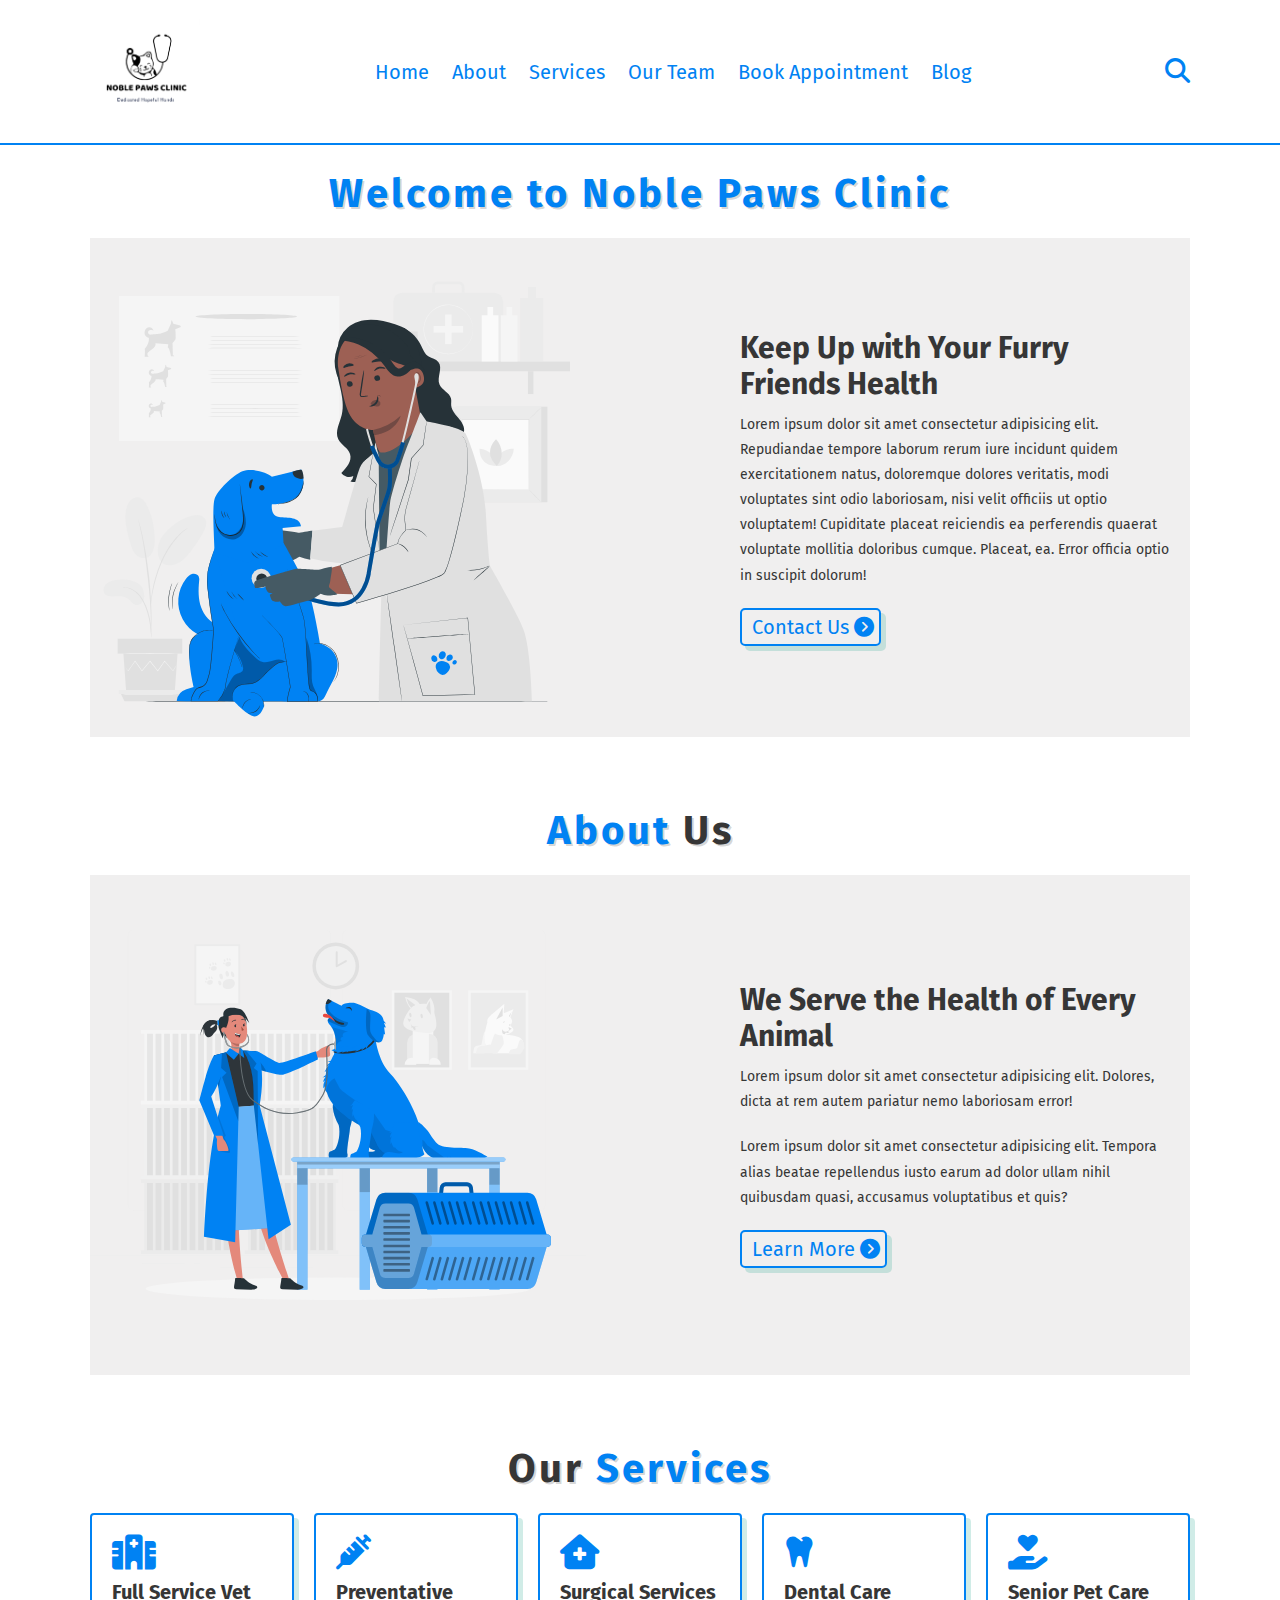
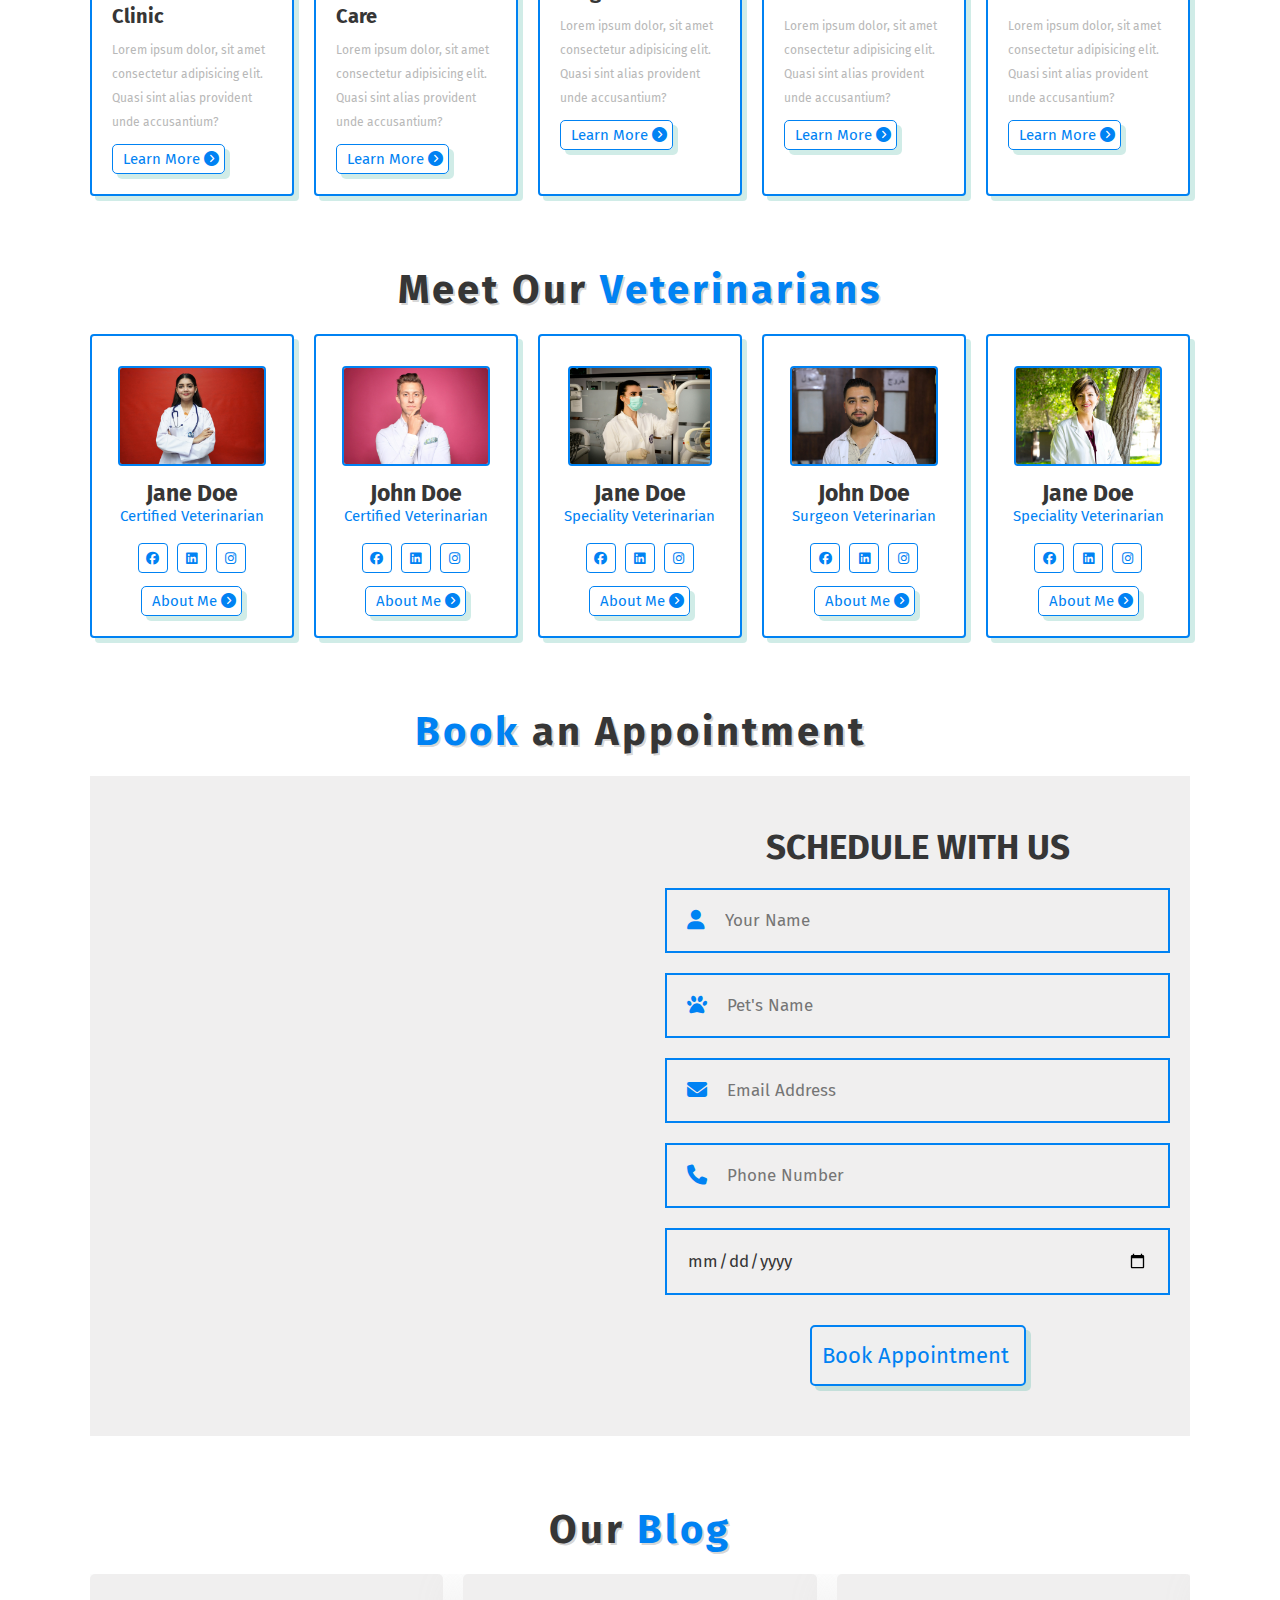
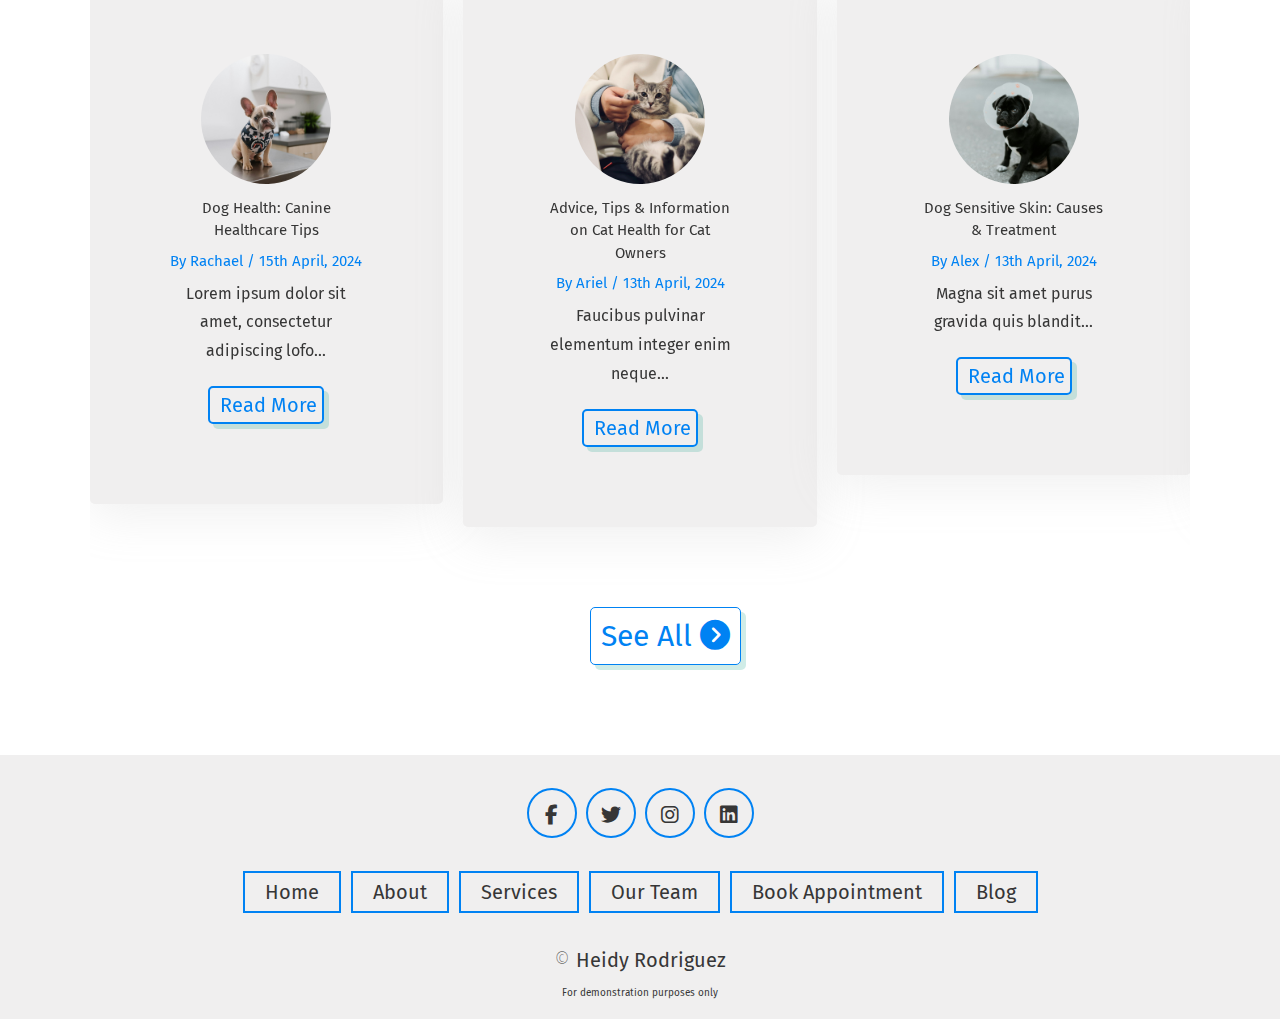
<file: index.html>
<!DOCTYPE html>
<html lang="en">
<head>
    <meta charset="UTF-8">
    <meta name="viewport" content="width=device-width, initial-scale=1.0">
    <title>Noble Paws Clinic</title>
    <link rel="icon" type="image/x-icon" href="/images/favicon.ico">

    <!-- swiper cdn link -->
    <link rel="stylesheet" href="https://cdn.jsdelivr.net/npm/swiper@11/swiper-bundle.min.css"/>

    <!-- font awesome cdn link -->
    <link rel="stylesheet" href="https://cdnjs.cloudflare.com/ajax/libs/font-awesome/6.5.1/css/all.min.css">

    <!-- css link -->
    <link rel="stylesheet" href="css/style.css">
    
</head>
<body>

    <!-- Header section begins -->

    <header class="header">
        <a href="index.html" class="logo">
            <img src="images/noble-paws-clinic-logo.png" alt="Noble Paws Clinic Logo">
        </a>

        <nav class="navbar">
            <a href="#home">Home</a>
            <a href="#about">About</a>
            <a href="#services">Services</a>
            <a href="#veterinarians">Our Team</a>
            <a href="#appointment">Book Appointment</a>
            <a href="#blogs">Blog</a>
        </nav>

        <div class="icons">
            <div class="fas fa-search" id="search-btn"></div>
            <div class="fas fa-bars" id="menu-btn"></div>
        </div>

        <div class="search-form">
            <input type="search" id="search-box" placeholder="Search Here">
            <label for="search-box" class="fas fa-search"></label>
        </div>

        
        
    </header>

    <!-- Header section ends -->
    

    <!-- Home section begins -->
    
    <section class="home" id="home">
        <h1 class="heading"> <span>Welcome to Noble Paws Clinic</span></h1>
        <div class="row">
        <div class="image">
            <img src="images/home-img.svg" alt="">
        </div>

        <div class="content">
            <h3>Keep Up with Your Furry Friends Health</h3>
            <p>Lorem ipsum dolor sit amet consectetur adipisicing elit. Repudiandae tempore laborum rerum iure incidunt quidem exercitationem natus, doloremque dolores veritatis, modi voluptates sint odio laboriosam, nisi velit officiis ut optio voluptatem! Cupiditate placeat reiciendis ea perferendis quaerat voluptate mollitia doloribus cumque. Placeat, ea. Error officia optio in suscipit dolorum!</p>
            <a href="#appointment" class="btn"> Contact Us <i class="fa-solid fa-circle-chevron-right"></i> </a>
        </div>
        </div>
    </section>

    <!-- Home section ends -->

    <!-- About section begins -->
    <section class="about" id="about">
        <h1 class="heading-2"> <span>About</span> Us </h1>
        <div class="row">
            <div class="image">
                <img src="images/about-img.svg" alt="">
            </div>
            <div class="content">
                <h3>We Serve the Health of Every Animal</h3>
                <p>Lorem ipsum dolor sit amet consectetur adipisicing elit. Dolores, dicta at rem autem pariatur nemo laboriosam error!</p>
                <p>Lorem ipsum dolor sit amet consectetur adipisicing elit. Tempora alias beatae repellendus iusto earum ad dolor ullam nihil quibusdam quasi, accusamus voluptatibus et quis?</p>
                <a href="veterinarians.html" class="btn"> Learn More <i class="fa-solid fa-circle-chevron-right"></i> </a>
            </div>
        </div>
    </section>
    <!-- About section ends -->


    <!-- Services section begins -->
    
    <section class="services" id="services">
        <h1 class="heading-2"> Our <span>Services</span></h1>

        <div class="box-container">
            <div class="box">
                <div class="service-top-icon">
                    <i class="fa-solid fa-hospital"></i>
                </div>
                <h3>Full Service Vet Clinic</h3>
                <p>Lorem ipsum dolor, sit amet consectetur adipisicing elit. Quasi sint alias provident unde accusantium?</p>
                <a href="services.html" class="btn-services"> Learn More <i class="fa-solid fa-circle-chevron-right"></i> </a>
            </div>

            <div class="box">
                <div class="service-top-icon">
                    <i class="fa-solid fa-syringe"></i>
                </div>
                <h3>Preventative Care</h3>
                <p>Lorem ipsum dolor, sit amet consectetur adipisicing elit. Quasi sint alias provident unde accusantium?</p>
                <a href="services.html" class="btn-services"> Learn More <i class="fa-solid fa-circle-chevron-right"></i> </a>
            </div>

            <div class="box">
                <div class="service-top-icon">
                    <i class="fa-solid fa-house-medical"></i>
                </div>
                <h3>Surgical Services</h3>
                <p>Lorem ipsum dolor, sit amet consectetur adipisicing elit. Quasi sint alias provident unde accusantium?</p>
                <a href="services.html" class="btn-services"> Learn More <i class="fa-solid fa-circle-chevron-right"></i> </a>
            </div>


            <div class="box">
                <div class="service-top-icon">
                    <i class="fa-solid fa-tooth"></i>
                </div>
                <h3>Dental Care</h3>
                <p>Lorem ipsum dolor, sit amet consectetur adipisicing elit. Quasi sint alias provident unde accusantium?</p>
                <a href="services.html" class="btn-services"> Learn More <i class="fa-solid fa-circle-chevron-right"></i> </a>
            </div>

            <div class="box">
                <div class="service-top-icon">
                    <i class="fa-solid fa-hand-holding-heart"></i>
                </div>
                <h3>Senior Pet Care</h3>
                <p>Lorem ipsum dolor, sit amet consectetur adipisicing elit. Quasi sint alias provident unde accusantium?</p>
                <a href="services.html" class="btn-services"> Learn More <i class="fa-solid fa-circle-chevron-right"></i> </a>
            </div>
        </div>
    </section>

    <!-- Services section ends -->


    <!-- Doctors section begins -->

    <section class="veterinarians" id="veterinarians">
        <h1 class="heading-2"> Meet Our <span>Veterinarians</span></h1>

        <div class="box-container">
            <div class="box">
                <img src="images/doctor-1.jpg" alt="">
                <h3>Jane Doe</h3>
                <span>Certified Veterinarian</span>
                <div class="share">
                    <a href="#" class="fa-brands fa-facebook"></a>
                    <a href="#" class="fa-brands fa-linkedin"></a>
                    <a href="#" class="fa-brands fa-instagram"></a>
                </div>
                <a href="veterinarians.html" class="btn-about-me"> About Me <i class="fa-solid fa-circle-chevron-right"></i> </a>
            </div>

            <div class="box">
                <img src="images/doctor-2.jpg" alt="">
                <h3>John Doe</h3>
                <span>Certified Veterinarian</span>
                <div class="share">
                    <a href="#" class="fa-brands fa-facebook"></a>
                    <a href="#" class="fa-brands fa-linkedin"></a>
                    <a href="#" class="fa-brands fa-instagram"></a>
                </div>
                <a href="veterinarians.html" class="btn-about-me"> About Me <i class="fa-solid fa-circle-chevron-right"></i> </a>
            </div>

            <div class="box">
                <img src="images/doctor-3.jpg" alt="">
                <h3>Jane Doe</h3>
                <span>Speciality Veterinarian</span>
                <div class="share">
                    <a href="#" class="fa-brands fa-facebook"></a>
                    <a href="#" class="fa-brands fa-linkedin"></a>
                    <a href="#" class="fa-brands fa-instagram"></a>
                </div>
                <a href="veterinarians.html" class="btn-about-me"> About Me <i class="fa-solid fa-circle-chevron-right"></i> </a>
            </div>

            <div class="box">
                <img src="images/doctor-4.jpg" alt="">
                <h3>John Doe</h3>
                <span>Surgeon Veterinarian</span>
                <div class="share">
                    <a href="#" class="fa-brands fa-facebook"></a>
                    <a href="#" class="fa-brands fa-linkedin"></a>
                    <a href="#" class="fa-brands fa-instagram"></a>
                </div>
                <a href="veterinarians.html" class="btn-about-me"> About Me <i class="fa-solid fa-circle-chevron-right"></i> </a>
            </div>

            <div class="box">
                <img src="images/doctor-5.jpg" alt="">
                <h3>Jane Doe</h3>
                <span>Speciality Veterinarian</span>
                <div class="share">
                    <a href="#" class="fa-brands fa-facebook"></a>
                    <a href="#" class="fa-brands fa-linkedin"></a>
                    <a href="#" class="fa-brands fa-instagram"></a>
                </div>
                <a href="veterinarians.html" class="btn-about-me"> About Me <i class="fa-solid fa-circle-chevron-right"></i> </a>
            </div>


        </div>
    </section>
    <!-- Doctors section ends -->


    <!-- Booking appointment section begins -->
    <section class="appointment" id="appointment">
        <h1 class="heading-2">
            <span>Book</span> an Appointment
        </h1>

        <div class="row">
            <iframe class="map" src="https://www.google.com/maps/embed?pb=!1m18!1m12!1m3!1d846632.317754952!2d-119.66050161933408!3d34.014168148852185!2m3!1f0!2f0!3f0!3m2!1i1024!2i768!4f13.1!3m3!1m2!1s0x80c2c75ddc27da13%3A0xe22fdf6f254608f4!2sLos%20Angeles%2C%20CA!5e0!3m2!1sen!2sus!4v1712865378769!5m2!1sen!2sus" allowfullscreen="" loading="lazy"></iframe>
            <form action="">
                <h3>Schedule with Us</h3>
                <div class="inputBox">
                    <span class="fas fa-user"></span>
                    <input type="text" placeholder="Your Name">
                </div>
                <div class="inputBox">
                    <span class="fa-solid fa-paw"></span>
                    <input type="text" placeholder="Pet's Name">
                </div>
                <div class="inputBox">
                    <span class="fas fa-envelope"></span>
                    <input type="email" placeholder="Email Address">
                </div>
                <div class="inputBox">
                    <span class="fas fa-phone"></span>
                    <input type="number" placeholder="Phone Number">
                </div>
                <div class="inputBox">
                    <input type="date" class="box">
                </div>
                <input type="submit" value="Book Appointment" class="btn-appointment">
            </form>
        </div>
    </section>

    <!-- Booking appointment section ends -->



    <!-- Blogs section begins -->

    <section class="blogs" id="blogs">

        <h1 class="heading-2"> Our <span>Blog</span> </h1>

        <div class="swiper mySwiper blogs-slider">
            <div class="swiper-wrapper">

                <div class="swiper-slide">
                    <div class="box">
                        <div class="image">
                            <img src="images/blog-1.jpg" alt="">
                        </div>
                        <div class="content">
                            <a href="post1.html" class="title">Dog Health: Canine Healthcare Tips</a>
                            <span>By Rachael / 15th April, 2024</span>
                            <p>Lorem ipsum dolor sit amet, consectetur adipiscing lofo...</p>
                            <a href="post1.html" class="btn">Read More</a>
                        </div>
                    </div>
                </div>
                <div class="swiper-slide">
                    <div class="box">
                        <div class="image">
                            <img src="images/blog-2.jpg" alt="">
                        </div>
                        <div class="content">
                            <a href="post2.html" class="title">Advice, Tips & Information on Cat Health for Cat Owners</a>
                            <span>By Ariel / 13th April, 2024</span>
                            <p>Faucibus pulvinar elementum integer enim neque...</p>
                            <a href="post2.html" class="btn">Read More</a>
                        </div>
                    </div>
                </div>
                <div class="swiper-slide">
                    <div class="box">
                        <div class="image">
                            <img src="images/blog-3.jpg" alt="">
                        </div>
                        <div class="content">
                            <a href="post3.html" class="title">Dog Sensitive Skin: Causes & Treatment</a>
                            <span>By Alex / 13th April, 2024</span>
                            <p>Magna sit amet purus gravida quis blandit...</p>
                            <a href="post3.html" class="btn">Read More</a>
                        </div>
                    </div>
                </div>
                <div class="swiper-slide">
                    <div class="box">
                        <div class="image">
                            <img src="images/blog-4.jpg" alt="">
                        </div>
                        <div class="content">
                            <a href="post4.html" class="title">The Everyday Inner Life of Cats</a>
                            <span>By Kole / 6th April, 2024</span>
                            <p>Lorem ipsum dolor sit amet, elit potends jomen povite jendu soria...</p>
                            <a href="post4.html" class="btn">Read More</a>
                        </div>
                    </div>
                </div>
                <div class="swiper-slide">
                    <div class="box">
                        <div class="image">
                            <img src="images/blog-5.jpg" alt="">
                        </div>
                        <div class="content">
                            <a href="post5.html" class="title">How to Keep Dogs Cool in the Summer</a>
                            <span>By Ariel / 6th April, 2024</span>
                            <p>Tortor pretium viverra suspendisse potenti nullam...</p>
                            <a href="post5.html" class="btn">Read More</a>
                        </div>
                    </div>
                </div>
                <div class="swiper-slide">
                    <div class="box">
                        <div class="image">
                            <img src="images/blog-6.jpg" alt="">
                        </div>
                        <div class="content">
                            <a href="post6.html" class="title">50 Cat Facts to Know Before Owning One</a>
                            <span>By Kole / 5th April, 2024</span>
                            <p>Quam lacus suspendisse faucibus ipsum dolor sit...</p>
                            <a href="post6.html" class="btn">Read More</a>
                        </div>
                    </div>
                </div>
            </div>
        </div>
        <a href="blog-home.html" class="btn-blog"> See All <i class="fa-solid fa-circle-chevron-right"></i> </a>


    </section>

    <!-- Blogs section ends -->






    <!-- Footer section begins -->

    <section class="footer">
        <div class="share">
            <a href="#" class="fab fa-facebook-f"></a>
            <a href="#" class="fab fa-twitter"></a>
            <a href="#" class="fab fa-instagram"></a>
            <a href="#" class="fab fa-linkedin"></a>

        </div>

        <div class="links">
            <a href="#home">Home</a>
            <a href="#about">About</a>
            <a href="#services">Services</a>
            <a href="#veterinarians">Our Team</a>
            <a href="#appointment">Book Appointment</a>
            <a href="#blogs">Blog</a>
        </div>

        <div class="credit">&copy <span>Heidy Rodriguez</span></div>
        <div class="demonstration">For demonstration purposes only</div>

    </section>
    <!-- Footer section ends -->


    <!-- swiper js link -->
    <script src="https://cdn.jsdelivr.net/npm/swiper@11/swiper-bundle.min.js"></script>


    <!-- js link -->
    <script src="js/script.js"></script>
</body>
</html>
</file>
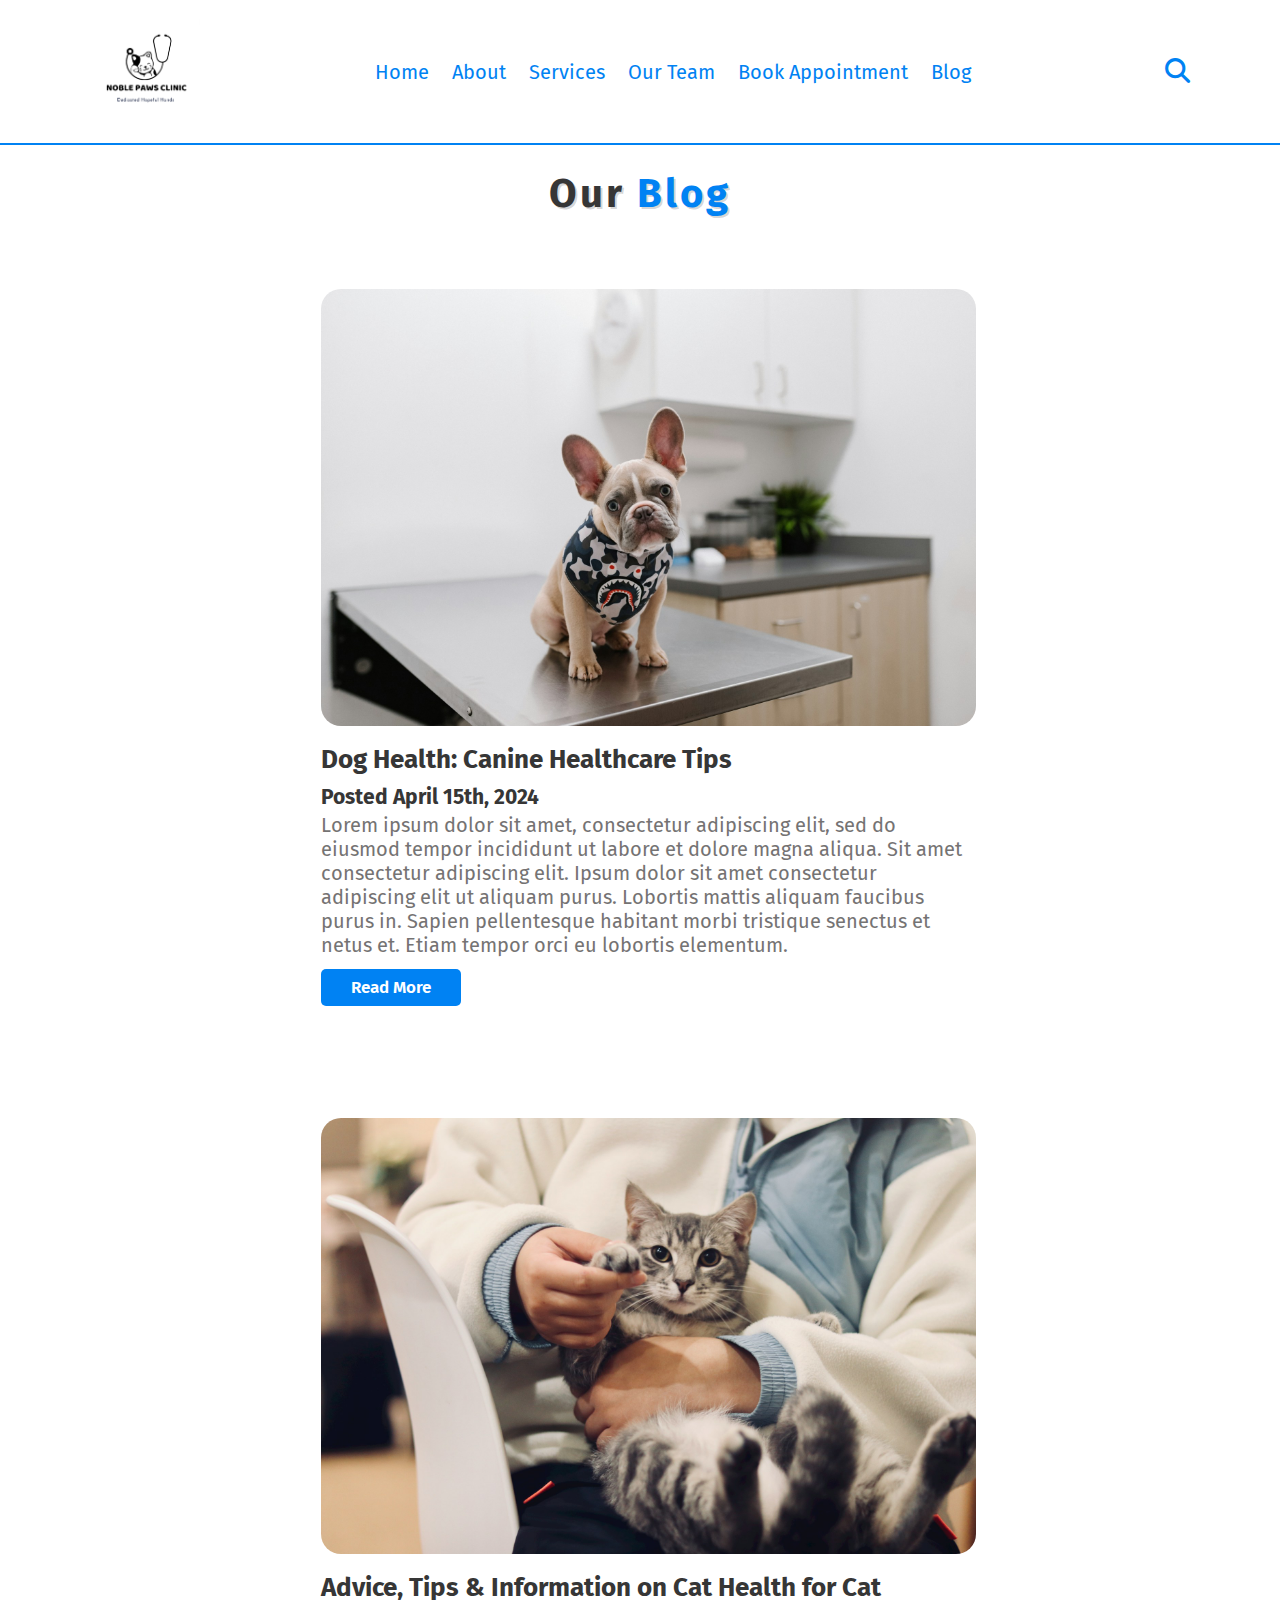
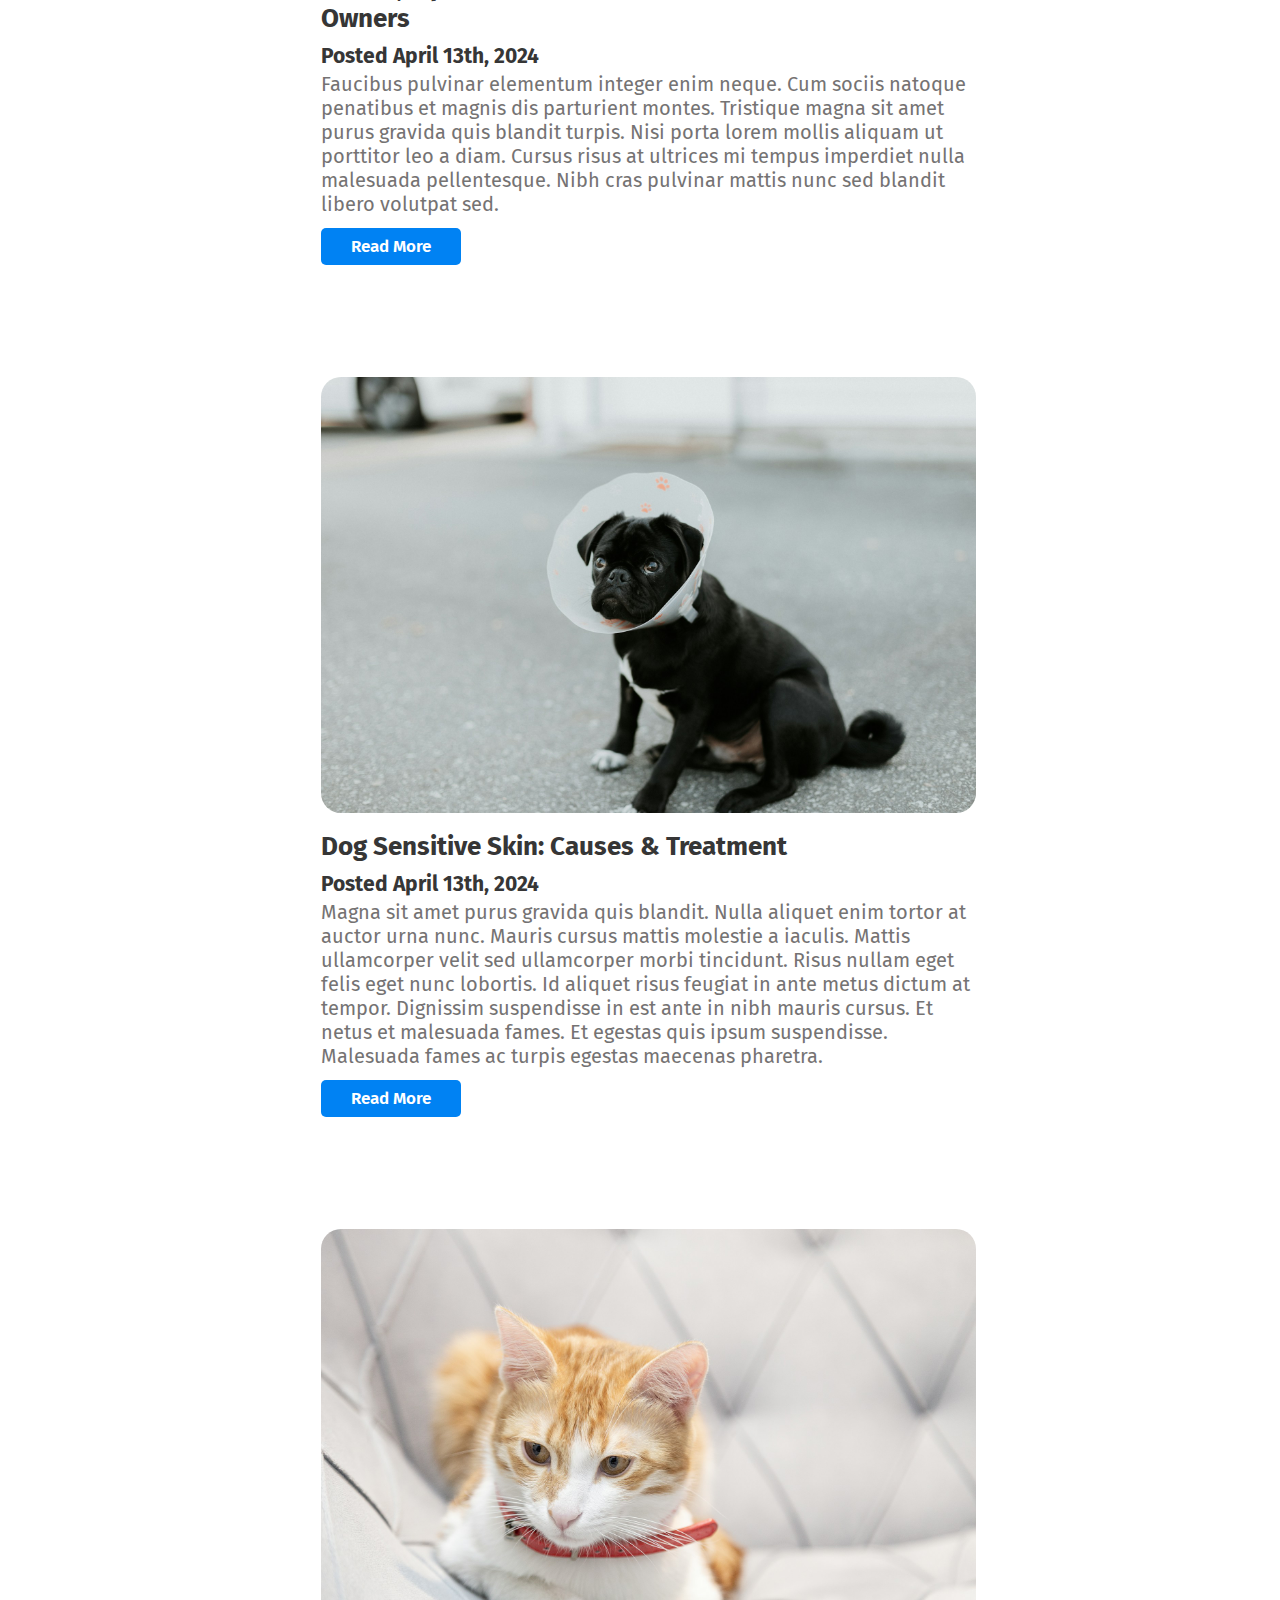
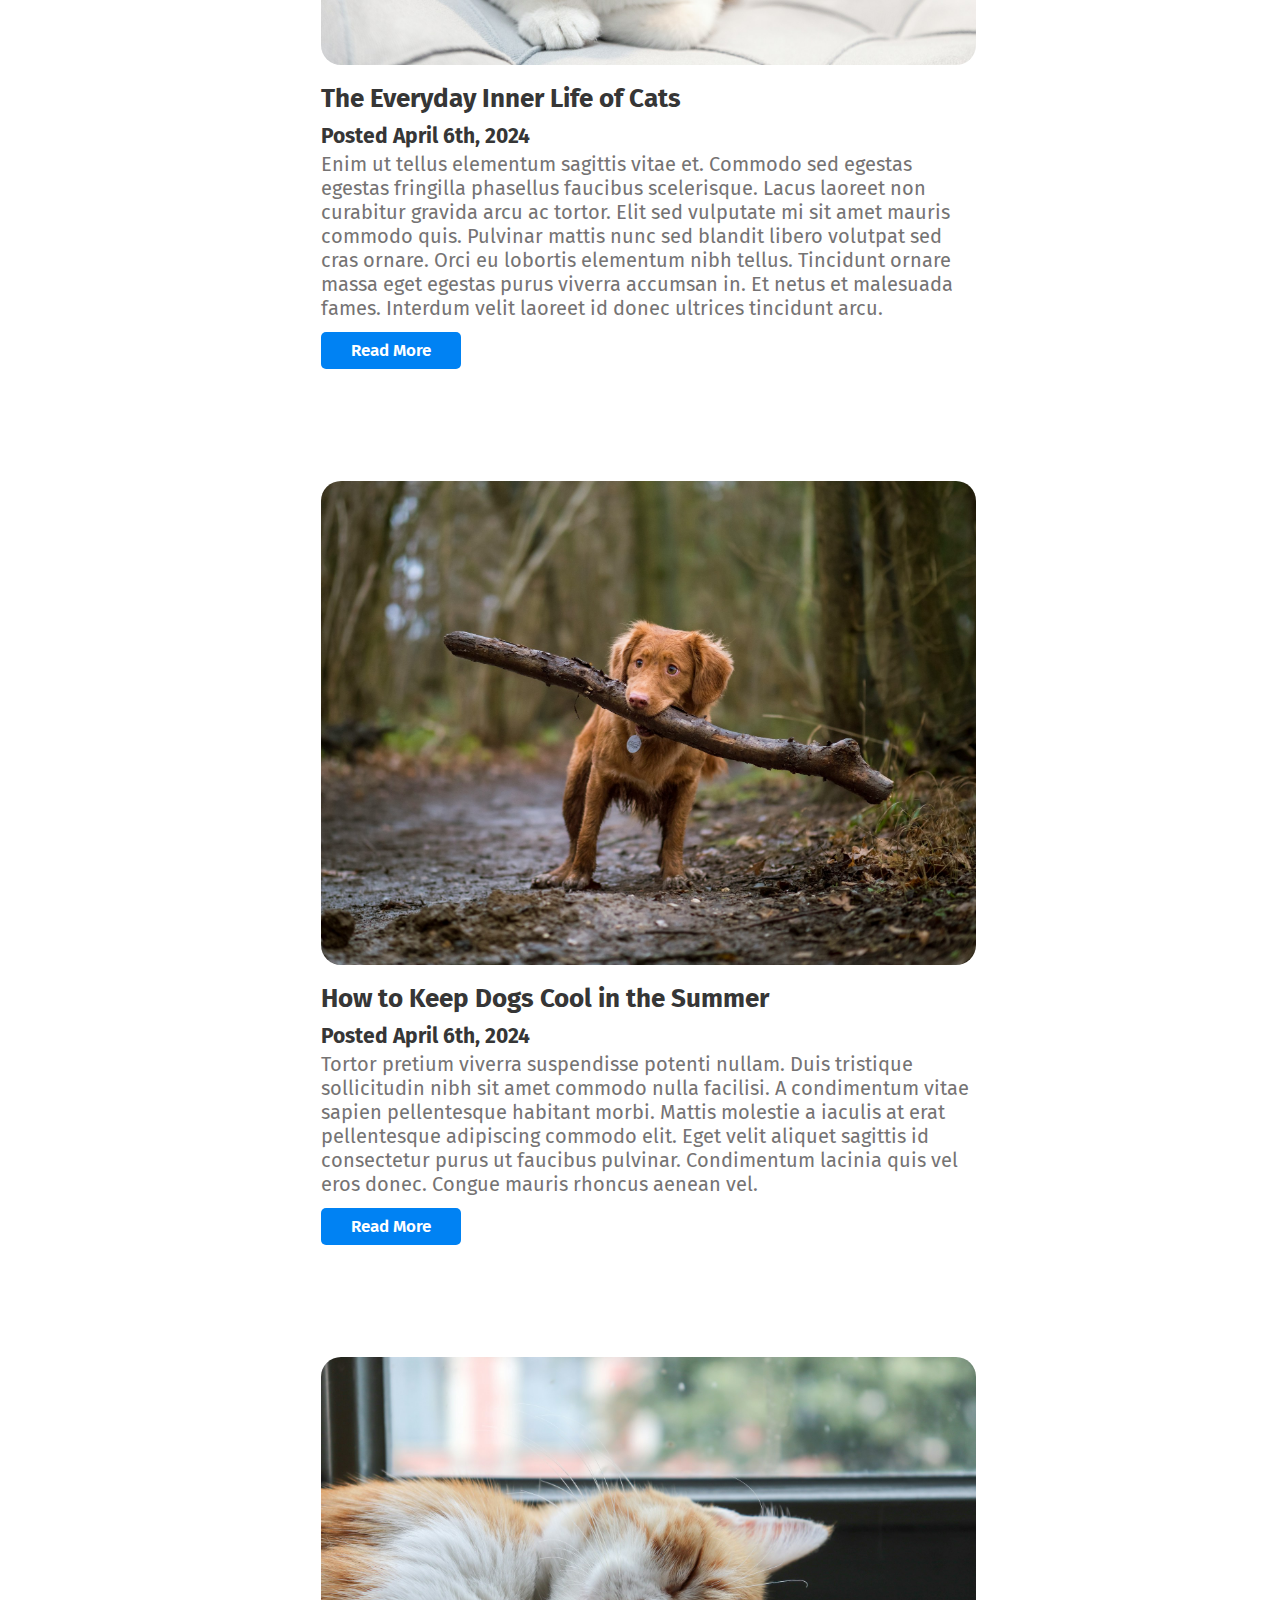
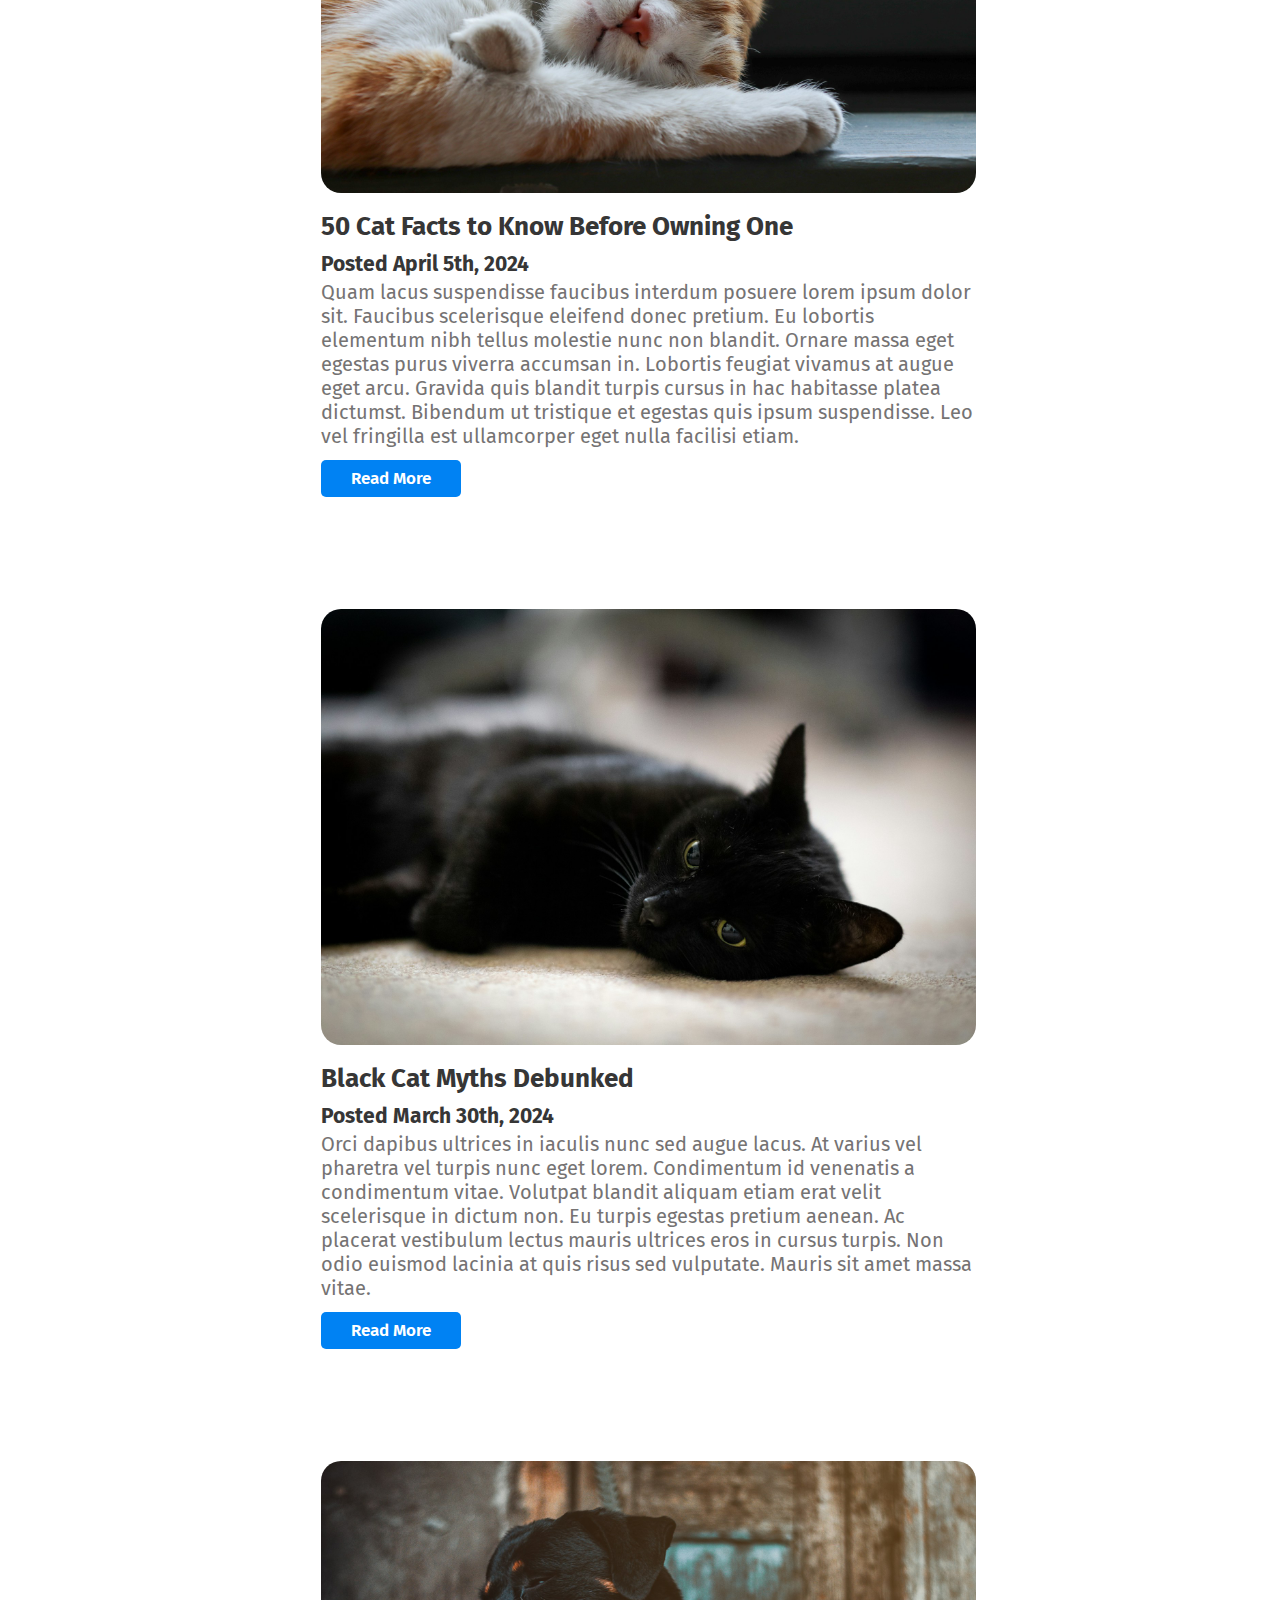
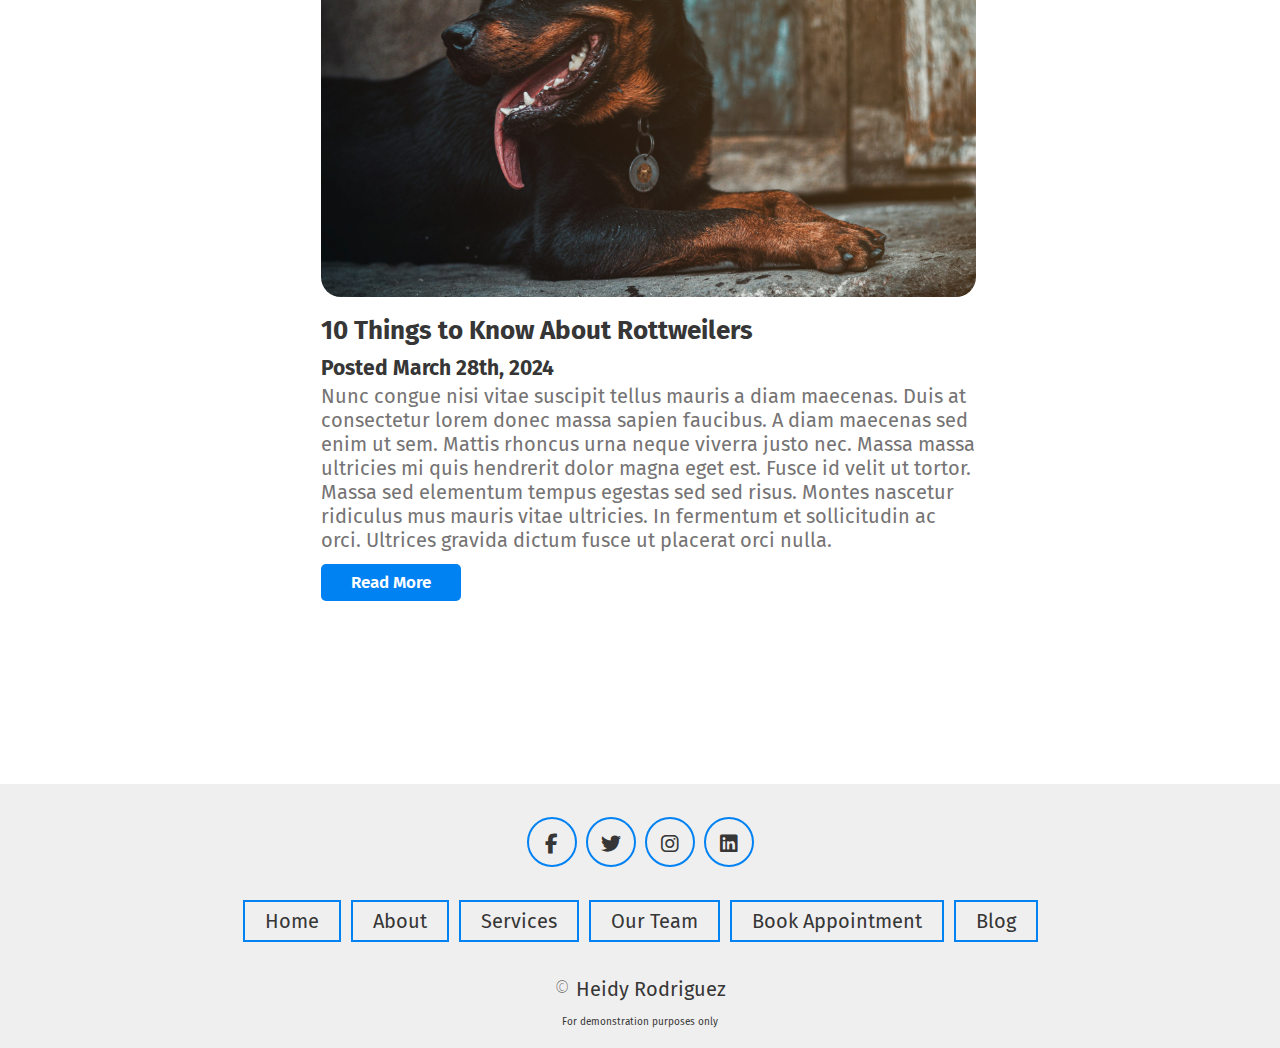
<file: blog-home.html>
<!DOCTYPE html>
<html lang="en">
<head>
    <meta charset="UTF-8">
    <meta name="viewport" content="width=device-width, initial-scale=1.0">
    <title>Noble Paws Clinic</title>
    <link rel="icon" type="image/x-icon" href="/images/favicon.ico">

    <!-- swiper cdn link -->
    <link rel="stylesheet" href="https://cdn.jsdelivr.net/npm/swiper@11/swiper-bundle.min.css"/>

    <!-- font awesome cdn link -->
    <link rel="stylesheet" href="https://cdnjs.cloudflare.com/ajax/libs/font-awesome/6.5.1/css/all.min.css">

    <!-- css link -->
    <link rel="stylesheet" href="css/style.css">
    
</head>
<body>

    <!-- Header section begins -->

    <header class="header">
        <a href="index.html" class="logo">
            <img src="images/noble-paws-clinic-logo.png" alt="Noble Paws Clinic Logo">
        </a>

        <nav class="navbar">
            <a href="index.html">Home</a>
            <a href="index.html">About</a>
            <a href="services.html">Services</a>
            <a href="veterinarians.html">Our Team</a>
            <a href="index.html">Book Appointment</a>
            <a href="blog-home.html">Blog</a>
        </nav>

        <div class="icons">
            <div class="fas fa-search" id="search-btn"></div>
            <div class="fas fa-bars" id="menu-btn"></div>
        </div>

        <div class="search-form">
            <input type="search" id="search-box" placeholder="Search Here">
            <label for="search-box" class="fas fa-search"></label>
        </div>

        
        
    </header>

    <!-- Header section ends -->
    




    <!-- Blog section begins -->

    <section class="veterinarians" id="veterinarians">
        <h1 class="heading-vet"> Our <span>Blog</span></h1>

        <div class="box-container-1">
    
            <section id="blog-container">
                <div class="blogs">
                    <div class="post">
                        <img src="images/blog-1.jpg" alt="">
                        <h3>Dog Health: Canine Healthcare Tips</h3>
                        <h6>Posted April 15th, 2024</h6>
                        <p>Lorem ipsum dolor sit amet, consectetur adipiscing elit, sed do eiusmod tempor incididunt ut labore et dolore magna aliqua. Sit amet consectetur adipiscing elit. Ipsum dolor sit amet consectetur adipiscing elit ut aliquam purus. Lobortis mattis aliquam faucibus purus in. Sapien pellentesque habitant morbi tristique senectus et netus et. Etiam tempor orci eu lobortis elementum.</p>
                        <a href="post1.html">Read More</a>
                    </div>
                    <div class="post">
                        <img src="images/blog-2.jpg" alt="">
                        <h3>Advice, Tips & Information on Cat Health for Cat Owners</h3>
                        <h6>Posted April 13th, 2024</h6>
                        <p>Faucibus pulvinar elementum integer enim neque. Cum sociis natoque penatibus et magnis dis parturient montes. Tristique magna sit amet purus gravida quis blandit turpis. Nisi porta lorem mollis aliquam ut porttitor leo a diam. Cursus risus at ultrices mi tempus imperdiet nulla malesuada pellentesque. Nibh cras pulvinar mattis nunc sed blandit libero volutpat sed.</p>
                        <a href="post2.html">Read More</a>
                    </div>
                    <div class="post">
                        <img src="images/blog-3.jpg" alt="">
                        <h3>Dog Sensitive Skin: Causes & Treatment</h3>
                        <h6>Posted April 13th, 2024</h6>
                        <p>Magna sit amet purus gravida quis blandit. Nulla aliquet enim tortor at auctor urna nunc. Mauris cursus mattis molestie a iaculis. Mattis ullamcorper velit sed ullamcorper morbi tincidunt. Risus nullam eget felis eget nunc lobortis. Id aliquet risus feugiat in ante metus dictum at tempor. Dignissim suspendisse in est ante in nibh mauris cursus. Et netus et malesuada fames. Et egestas quis ipsum suspendisse. Malesuada fames ac turpis egestas maecenas pharetra.</p>
                        <a href="post3.html">Read More</a>
                    </div>
                    <div class="post">
                        <img src="images/blog-4.jpg" alt="">
                        <h3>The Everyday Inner Life of Cats</h3>
                        <h6>Posted April 6th, 2024</h6>
                        <p>Enim ut tellus elementum sagittis vitae et. Commodo sed egestas egestas fringilla phasellus faucibus scelerisque. Lacus laoreet non curabitur gravida arcu ac tortor. Elit sed vulputate mi sit amet mauris commodo quis. Pulvinar mattis nunc sed blandit libero volutpat sed cras ornare. Orci eu lobortis elementum nibh tellus. Tincidunt ornare massa eget egestas purus viverra accumsan in. Et netus et malesuada fames. Interdum velit laoreet id donec ultrices tincidunt arcu.</p>
                        <a href="post4.html">Read More</a>
                    </div>
                    <div class="post">
                        <img src="images/blog-5.jpg" alt="">
                        <h3>How to Keep Dogs Cool in the Summer</h3>
                        <h6>Posted April 6th, 2024</h6>
                        <p>Tortor pretium viverra suspendisse potenti nullam. Duis tristique sollicitudin nibh sit amet commodo nulla facilisi. A condimentum vitae sapien pellentesque habitant morbi. Mattis molestie a iaculis at erat pellentesque adipiscing commodo elit. Eget velit aliquet sagittis id consectetur purus ut faucibus pulvinar. Condimentum lacinia quis vel eros donec. Congue mauris rhoncus aenean vel.</p>
                        <a href="post5.html">Read More</a>
                    </div>
                    <div class="post">
                        <img src="images/blog-6.jpg" alt="">
                        <h3>50 Cat Facts to Know Before Owning One</h3>
                        <h6>Posted April 5th, 2024</h6>
                        <p>Quam lacus suspendisse faucibus interdum posuere lorem ipsum dolor sit. Faucibus scelerisque eleifend donec pretium. Eu lobortis elementum nibh tellus molestie nunc non blandit. Ornare massa eget egestas purus viverra accumsan in. Lobortis feugiat vivamus at augue eget arcu. Gravida quis blandit turpis cursus in hac habitasse platea dictumst. Bibendum ut tristique et egestas quis ipsum suspendisse. Leo vel fringilla est ullamcorper eget nulla facilisi etiam.</p>
                        <a href="post6.html">Read More</a>
                    </div>
                    <div class="post">
                        <img src="images/blog-7.jpg" alt="">
                        <h3>Black Cat Myths Debunked</h3>
                        <h6>Posted March 30th, 2024</h6>
                        <p>Orci dapibus ultrices in iaculis nunc sed augue lacus. At varius vel pharetra vel turpis nunc eget lorem. Condimentum id venenatis a condimentum vitae. Volutpat blandit aliquam etiam erat velit scelerisque in dictum non. Eu turpis egestas pretium aenean. Ac placerat vestibulum lectus mauris ultrices eros in cursus turpis. Non odio euismod lacinia at quis risus sed vulputate. Mauris sit amet massa vitae.</p>
                        <a href="post7.html">Read More</a>
                    </div>
                    <div class="post">
                        <img src="images/blog-8.jpg" alt="">
                        <h3>10 Things to Know About Rottweilers</h3>
                        <h6>Posted March 28th, 2024</h6>
                        <p>Nunc congue nisi vitae suscipit tellus mauris a diam maecenas. Duis at consectetur lorem donec massa sapien faucibus. A diam maecenas sed enim ut sem. Mattis rhoncus urna neque viverra justo nec. Massa massa ultricies mi quis hendrerit dolor magna eget est. Fusce id velit ut tortor. Massa sed elementum tempus egestas sed sed risus. Montes nascetur ridiculus mus mauris vitae ultricies. In fermentum et sollicitudin ac orci. Ultrices gravida dictum fusce ut placerat orci nulla.</p>
                        <a href="post8.html">Read More</a>
                    </div>
                </div>
    
               
            </section>


        </div>
    </section>
    <!-- Blog section ends -->


    <!-- Footer section begins -->

    <section class="footer">
        <div class="share">
            <a href="#" class="fab fa-facebook-f"></a>
            <a href="#" class="fab fa-twitter"></a>
            <a href="#" class="fab fa-instagram"></a>
            <a href="#" class="fab fa-linkedin"></a>

        </div>

        <div class="links">
            <a href="index.html">Home</a>
            <a href="index.html">About</a>
            <a href="services.html">Services</a>
            <a href="veterinarians.html">Our Team</a>
            <a href="index.html">Book Appointment</a>
            <a href="blog-home.html">Blog</a>
        </div>

        <div class="credit">&copy <span>Heidy Rodriguez</span></div>
        <div class="demonstration">For demonstration purposes only</div>

    </section>
    <!-- Footer section ends -->


    <!-- swiper js link -->
    <script src="https://cdn.jsdelivr.net/npm/swiper@11/swiper-bundle.min.js"></script>


    <!-- js link -->
    <script src="js/script.js"></script>
</body>
</html>
</file>
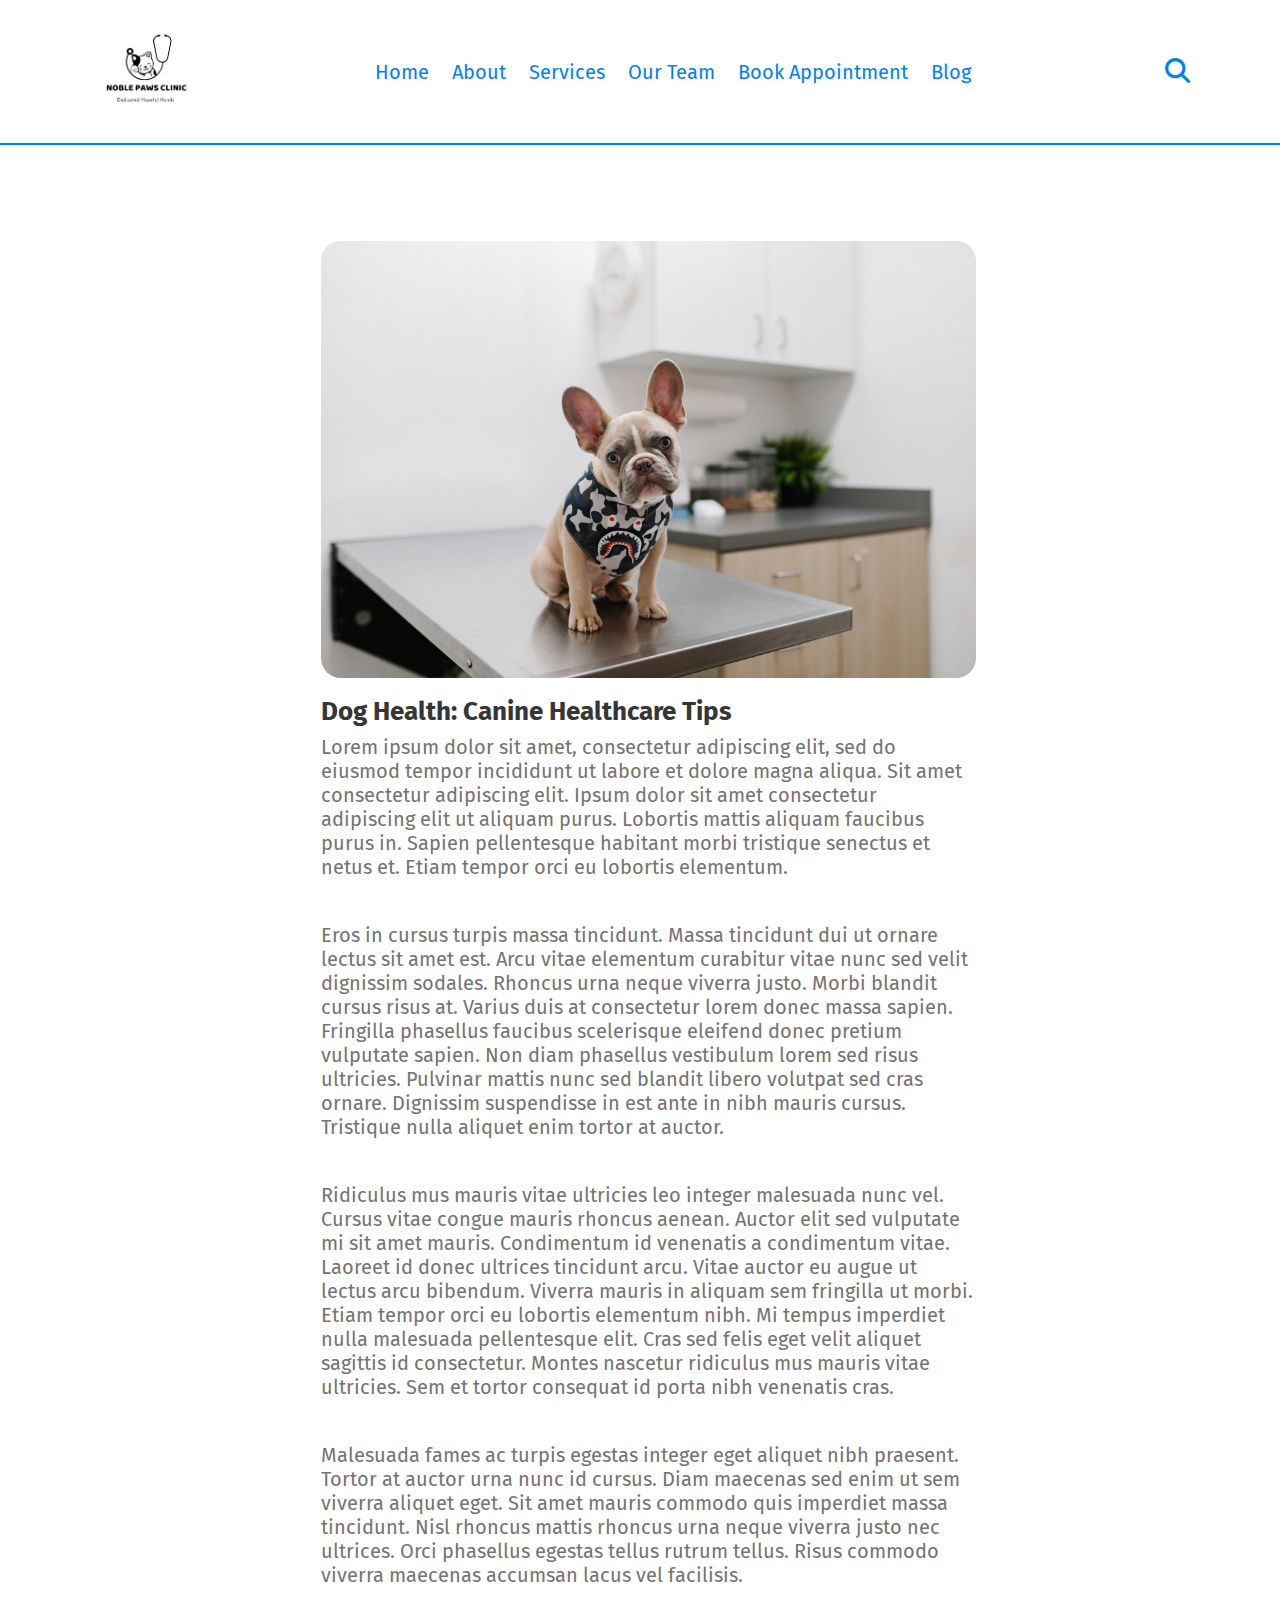
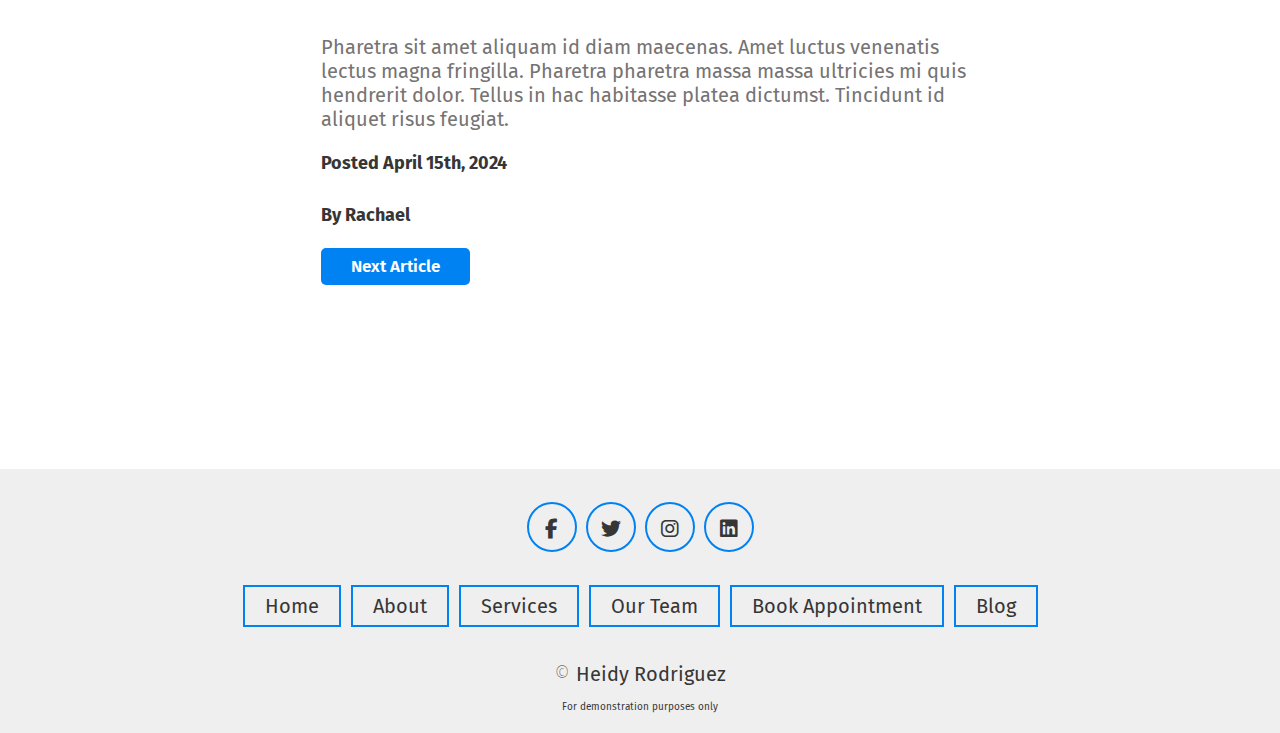
<file: post1.html>
<!DOCTYPE html>
<html lang="en">
<head>
    <meta charset="UTF-8">
    <meta name="viewport" content="width=device-width, initial-scale=1.0">
    <title>Noble Paws Clinic</title>
    <link rel="icon" type="image/x-icon" href="/images/favicon.ico">

    <!-- swiper cdn link -->
    <link rel="stylesheet" href="https://cdn.jsdelivr.net/npm/swiper@11/swiper-bundle.min.css"/>

    <!-- font awesome cdn link -->
    <link rel="stylesheet" href="https://cdnjs.cloudflare.com/ajax/libs/font-awesome/6.5.1/css/all.min.css">

    <!-- css link -->
    <link rel="stylesheet" href="css/style.css">
    
</head>
<body>

    <!-- Header section begins -->

    <header class="header">
        <a href="index.html" class="logo">
            <img src="images/noble-paws-clinic-logo.png" alt="Noble Paws Clinic Logo">
        </a>

        <nav class="navbar">
            <a href="index.html">Home</a>
            <a href="index.html">About</a>
            <a href="services.html">Services</a>
            <a href="veterinarians.html">Our Team</a>
            <a href="index.html">Book Appointment</a>
            <a href="blog-home.html">Blog</a>
        </nav>

        <div class="icons">
            <div class="fas fa-search" id="search-btn"></div>
            <div class="fas fa-bars" id="menu-btn"></div>
        </div>

        <div class="search-form">
            <input type="search" id="search-box" placeholder="Search Here">
            <label for="search-box" class="fas fa-search"></label>
        </div>

        
        
    </header>

    <!-- Header section ends -->
    


    <!-- Blog section begins -->

    <section class="veterinarians" id="veterinarians">
        <h1 class="heading-vet"> <span></span></h1>

        <div class="box-container-1">
    
            <section id="blog-container">
                <div class="blogs">
                    <div class="post">
                        <img src="images/blog-1.jpg" alt="">
                        <h3>Dog Health: Canine Healthcare Tips</h3>
                        <p>Lorem ipsum dolor sit amet, consectetur adipiscing elit, sed do eiusmod tempor incididunt ut labore et dolore magna aliqua. Sit amet consectetur adipiscing elit. Ipsum dolor sit amet consectetur adipiscing elit ut aliquam purus. Lobortis mattis aliquam faucibus purus in. Sapien pellentesque habitant morbi tristique senectus et netus et. Etiam tempor orci eu lobortis elementum.</p>
                        <br>
                        <br>
                        <p>Eros in cursus turpis massa tincidunt. Massa tincidunt dui ut ornare lectus sit amet est. Arcu vitae elementum curabitur vitae nunc sed velit dignissim sodales. Rhoncus urna neque viverra justo. Morbi blandit cursus risus at. Varius duis at consectetur lorem donec massa sapien. Fringilla phasellus faucibus scelerisque eleifend donec pretium vulputate sapien. Non diam phasellus vestibulum lorem sed risus ultricies. Pulvinar mattis nunc sed blandit libero volutpat sed cras ornare. Dignissim suspendisse in est ante in nibh mauris cursus. Tristique nulla aliquet enim tortor at auctor.</p>
                        <br>
                        <br>
                        <p>Ridiculus mus mauris vitae ultricies leo integer malesuada nunc vel. Cursus vitae congue mauris rhoncus aenean. Auctor elit sed vulputate mi sit amet mauris. Condimentum id venenatis a condimentum vitae. Laoreet id donec ultrices tincidunt arcu. Vitae auctor eu augue ut lectus arcu bibendum. Viverra mauris in aliquam sem fringilla ut morbi. Etiam tempor orci eu lobortis elementum nibh. Mi tempus imperdiet nulla malesuada pellentesque elit. Cras sed felis eget velit aliquet sagittis id consectetur. Montes nascetur ridiculus mus mauris vitae ultricies. Sem et tortor consequat id porta nibh venenatis cras.</p>
                        <br>
                        <br>
                        <p>Malesuada fames ac turpis egestas integer eget aliquet nibh praesent. Tortor at auctor urna nunc id cursus. Diam maecenas sed enim ut sem viverra aliquet eget. Sit amet mauris commodo quis imperdiet massa tincidunt. Nisl rhoncus mattis rhoncus urna neque viverra justo nec ultrices. Orci phasellus egestas tellus rutrum tellus. Risus commodo viverra maecenas accumsan lacus vel facilisis. 
                        <br>
                        <br>
                        <br>
                        Pharetra sit amet aliquam id diam maecenas. Amet luctus venenatis lectus magna fringilla. Pharetra pharetra massa massa ultricies mi quis hendrerit dolor. Tellus in hac habitasse platea dictumst. Tincidunt id aliquet risus feugiat.</p>
                        
                        <h5>Posted April 15th, 2024</h5>
                        <h5>By Rachael</h5>
                        <a href="post2.html">Next Article</a>
                    </div>
                    </div>
                </div>
            </section>


        </div>
    </section>
    <!-- Blog section ends -->


    <!-- Footer section begins -->

    <section class="footer">
        <div class="share">
            <a href="#" class="fab fa-facebook-f"></a>
            <a href="#" class="fab fa-twitter"></a>
            <a href="#" class="fab fa-instagram"></a>
            <a href="#" class="fab fa-linkedin"></a>

        </div>

        <div class="links">
            <a href="index.html">Home</a>
            <a href="index.html">About</a>
            <a href="services.html">Services</a>
            <a href="veterinarians.html">Our Team</a>
            <a href="index.html">Book Appointment</a>
            <a href="blog-home.html">Blog</a>
        </div>

        <div class="credit">&copy <span>Heidy Rodriguez</span></div>
        <div class="demonstration">For demonstration purposes only</div>

    </section>
    <!-- Footer section ends -->


    <!-- swiper js link -->
    <script src="https://cdn.jsdelivr.net/npm/swiper@11/swiper-bundle.min.js"></script>


    <!-- js link -->
    <script src="js/script.js"></script>
</body>
</html>
</file>
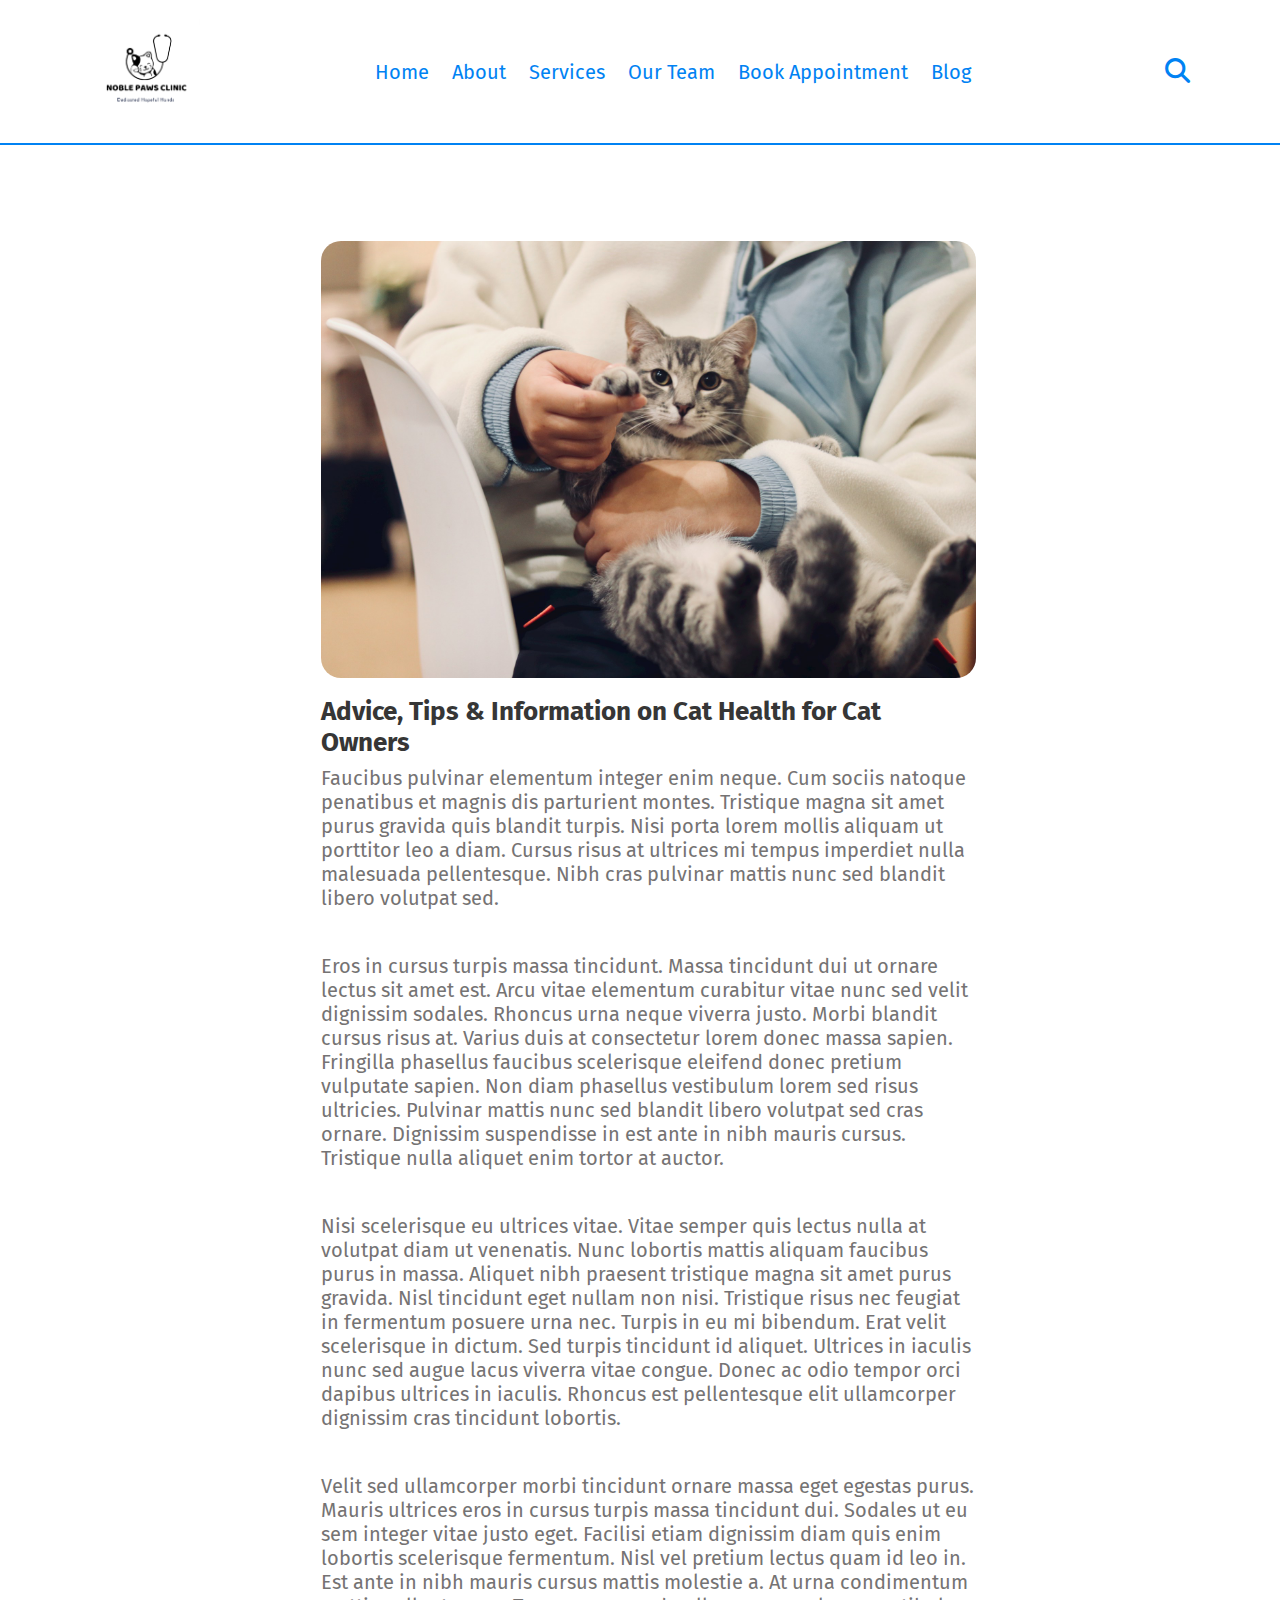
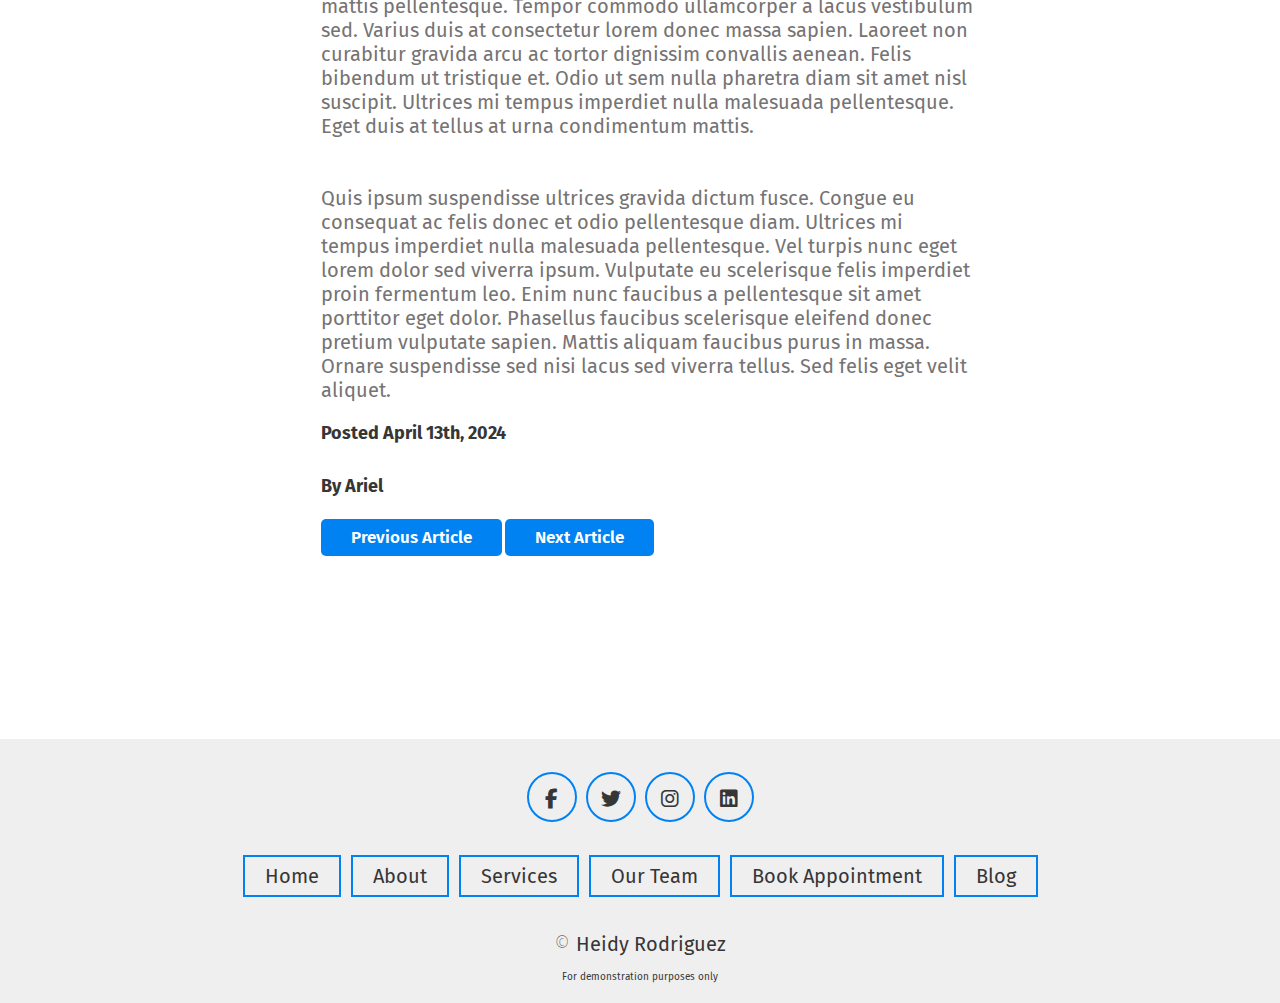
<file: post2.html>
<!DOCTYPE html>
<html lang="en">
<head>
    <meta charset="UTF-8">
    <meta name="viewport" content="width=device-width, initial-scale=1.0">
    <title>Noble Paws Clinic</title>
    <link rel="icon" type="image/x-icon" href="/images/favicon.ico">

    <!-- swiper cdn link -->
    <link rel="stylesheet" href="https://cdn.jsdelivr.net/npm/swiper@11/swiper-bundle.min.css"/>

    <!-- font awesome cdn link -->
    <link rel="stylesheet" href="https://cdnjs.cloudflare.com/ajax/libs/font-awesome/6.5.1/css/all.min.css">

    <!-- css link -->
    <link rel="stylesheet" href="css/style.css">
    
</head>
<body>

    <!-- Header section begins -->

    <header class="header">
        <a href="index.html" class="logo">
            <img src="images/noble-paws-clinic-logo.png" alt="Noble Paws Clinic Logo">
        </a>

        <nav class="navbar">
            <a href="index.html">Home</a>
            <a href="index.html">About</a>
            <a href="services.html">Services</a>
            <a href="veterinarians.html">Our Team</a>
            <a href="index.html">Book Appointment</a>
            <a href="blog-home.html">Blog</a>
        </nav>

        <div class="icons">
            <div class="fas fa-search" id="search-btn"></div>
            <div class="fas fa-bars" id="menu-btn"></div>
        </div>

        <div class="search-form">
            <input type="search" id="search-box" placeholder="Search Here">
            <label for="search-box" class="fas fa-search"></label>
        </div>

        
        
    </header>

    <!-- Header section ends -->
    

    
    <!-- Blog section begins -->

    <section class="veterinarians" id="veterinarians">
        <h1 class="heading-vet"> <span></span></h1>

        <div class="box-container-1">
    
            <section id="blog-container">
                <div class="blogs">
                    <div class="post">
                        <img src="images/blog-2.jpg" alt="">
                        <h3>Advice, Tips & Information on Cat Health for Cat Owners</h3>
                        <p>Faucibus pulvinar elementum integer enim neque. Cum sociis natoque penatibus et magnis dis parturient montes. Tristique magna sit amet purus gravida quis blandit turpis. Nisi porta lorem mollis aliquam ut porttitor leo a diam. Cursus risus at ultrices mi tempus imperdiet nulla malesuada pellentesque. Nibh cras pulvinar mattis nunc sed blandit libero volutpat sed.</p>
                        <br>
                        <br>
                        <p>Eros in cursus turpis massa tincidunt. Massa tincidunt dui ut ornare lectus sit amet est. Arcu vitae elementum curabitur vitae nunc sed velit dignissim sodales. Rhoncus urna neque viverra justo. Morbi blandit cursus risus at. Varius duis at consectetur lorem donec massa sapien. Fringilla phasellus faucibus scelerisque eleifend donec pretium vulputate sapien. Non diam phasellus vestibulum lorem sed risus ultricies. Pulvinar mattis nunc sed blandit libero volutpat sed cras ornare. Dignissim suspendisse in est ante in nibh mauris cursus. Tristique nulla aliquet enim tortor at auctor.</p>
                        <br>
                        <br>
                        <p>Nisi scelerisque eu ultrices vitae. Vitae semper quis lectus nulla at volutpat diam ut venenatis. Nunc lobortis mattis aliquam faucibus purus in massa. Aliquet nibh praesent tristique magna sit amet purus gravida. Nisl tincidunt eget nullam non nisi. Tristique risus nec feugiat in fermentum posuere urna nec. Turpis in eu mi bibendum. Erat velit scelerisque in dictum. Sed turpis tincidunt id aliquet. Ultrices in iaculis nunc sed augue lacus viverra vitae congue. Donec ac odio tempor orci dapibus ultrices in iaculis. Rhoncus est pellentesque elit ullamcorper dignissim cras tincidunt lobortis.</p>
                        <br>
                        <br>
                        <p>Velit sed ullamcorper morbi tincidunt ornare massa eget egestas purus. Mauris ultrices eros in cursus turpis massa tincidunt dui. Sodales ut eu sem integer vitae justo eget. Facilisi etiam dignissim diam quis enim lobortis scelerisque fermentum. Nisl vel pretium lectus quam id leo in. Est ante in nibh mauris cursus mattis molestie a. At urna condimentum mattis pellentesque. Tempor commodo ullamcorper a lacus vestibulum sed. Varius duis at consectetur lorem donec massa sapien. Laoreet non curabitur gravida arcu ac tortor dignissim convallis aenean. Felis bibendum ut tristique et. Odio ut sem nulla pharetra diam sit amet nisl suscipit. Ultrices mi tempus imperdiet nulla malesuada pellentesque. Eget duis at tellus at urna condimentum mattis. 
                        <br>
                        <br>
                        <br>
                        Quis ipsum suspendisse ultrices gravida dictum fusce. Congue eu consequat ac felis donec et odio pellentesque diam. Ultrices mi tempus imperdiet nulla malesuada pellentesque. Vel turpis nunc eget lorem dolor sed viverra ipsum. Vulputate eu scelerisque felis imperdiet proin fermentum leo. Enim nunc faucibus a pellentesque sit amet porttitor eget dolor. Phasellus faucibus scelerisque eleifend donec pretium vulputate sapien. Mattis aliquam faucibus purus in massa. Ornare suspendisse sed nisi lacus sed viverra tellus. Sed felis eget velit aliquet.</p>
                        <h5>Posted April 13th, 2024</h5>
                        <h5>By Ariel</h5>
                        <a href="post1.html">Previous Article</a>
                        <a href="post3.html">Next Article</a>
                    </div>
                    
                </div>
    
                
            </section>


        </div>
    </section>
    <!-- Blog section ends -->


    <!-- Footer section begins -->

    <section class="footer">
        <div class="share">
            <a href="#" class="fab fa-facebook-f"></a>
            <a href="#" class="fab fa-twitter"></a>
            <a href="#" class="fab fa-instagram"></a>
            <a href="#" class="fab fa-linkedin"></a>

        </div>

        <div class="links">
            <a href="index.html">Home</a>
            <a href="index.html">About</a>
            <a href="services.html">Services</a>
            <a href="veterinarians.html">Our Team</a>
            <a href="index.html">Book Appointment</a>
            <a href="blog-home.html">Blog</a>
        </div>

        <div class="credit">&copy <span>Heidy Rodriguez</span></div>
        <div class="demonstration">For demonstration purposes only</div>

    </section>
    <!-- Footer section ends -->


    <!-- swiper js link -->
    <script src="https://cdn.jsdelivr.net/npm/swiper@11/swiper-bundle.min.js"></script>


    <!-- js link -->
    <script src="js/script.js"></script>
</body>
</html>
</file>
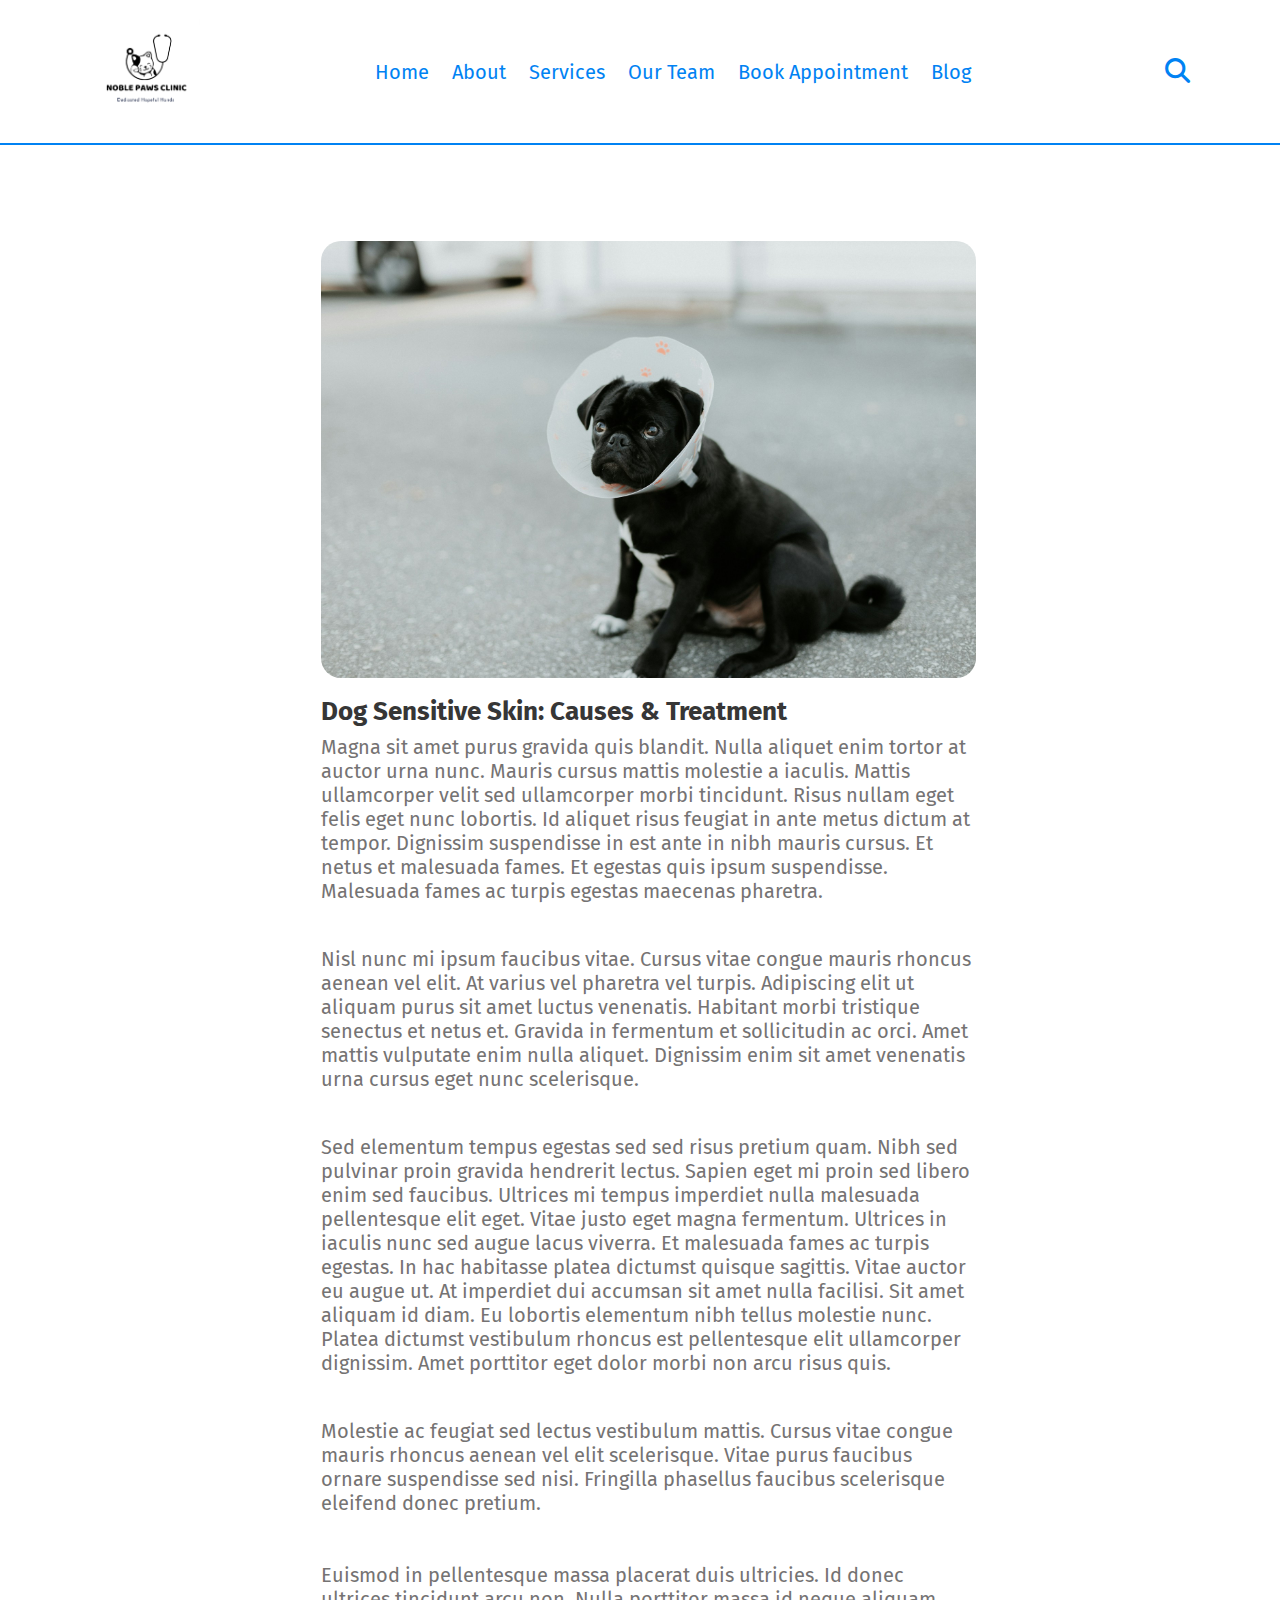
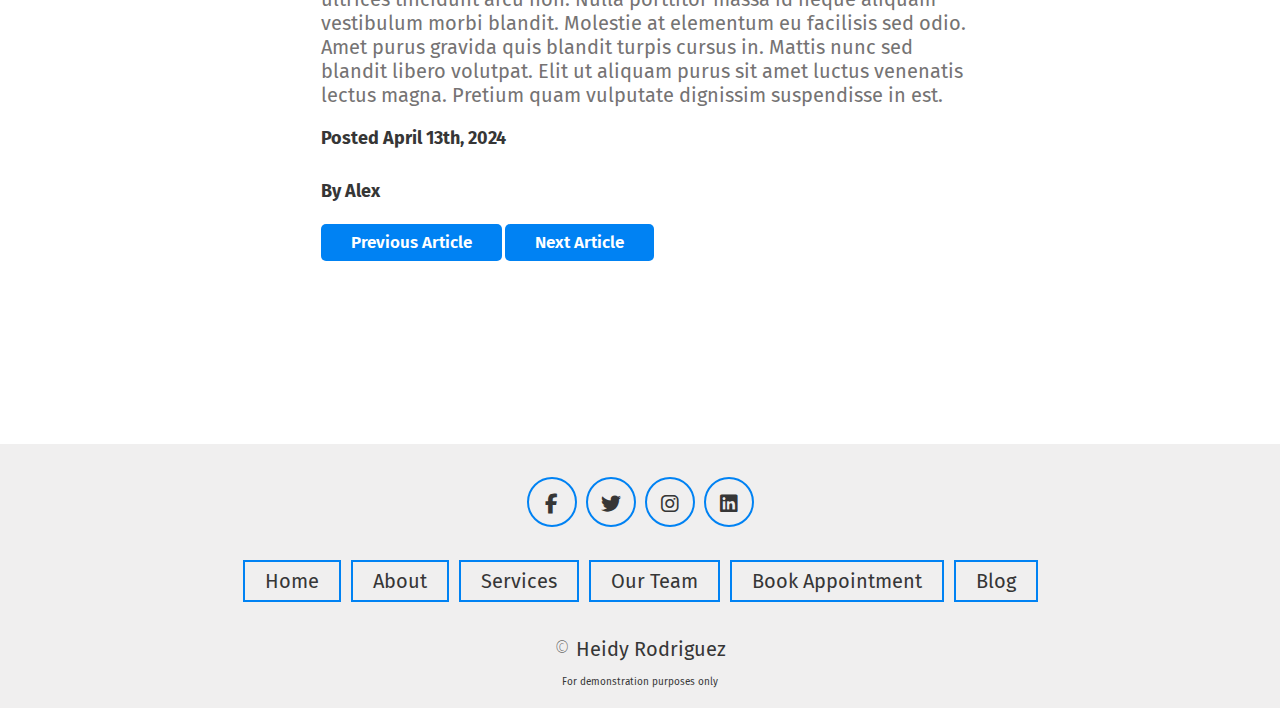
<file: post3.html>
<!DOCTYPE html>
<html lang="en">
<head>
    <meta charset="UTF-8">
    <meta name="viewport" content="width=device-width, initial-scale=1.0">
    <title>Noble Paws Clinic</title>
    <link rel="icon" type="image/x-icon" href="/images/favicon.ico">

    <!-- swiper cdn link -->
    <link rel="stylesheet" href="https://cdn.jsdelivr.net/npm/swiper@11/swiper-bundle.min.css"/>

    <!-- font awesome cdn link -->
    <link rel="stylesheet" href="https://cdnjs.cloudflare.com/ajax/libs/font-awesome/6.5.1/css/all.min.css">

    <!-- css link -->
    <link rel="stylesheet" href="css/style.css">
    
</head>
<body>

    <!-- Header section begins -->

    <header class="header">
        <a href="index.html" class="logo">
            <img src="images/noble-paws-clinic-logo.png" alt="Noble Paws Clinic Logo">
        </a>

        <nav class="navbar">
            <a href="index.html">Home</a>
            <a href="index.html">About</a>
            <a href="services.html">Services</a>
            <a href="veterinarians.html">Our Team</a>
            <a href="index.html">Book Appointment</a>
            <a href="blog-home.html">Blog</a>
        </nav>

        <div class="icons">
            <div class="fas fa-search" id="search-btn"></div>
            <div class="fas fa-bars" id="menu-btn"></div>
        </div>

        <div class="search-form">
            <input type="search" id="search-box" placeholder="Search Here">
            <label for="search-box" class="fas fa-search"></label>
        </div>

        
        
    </header>

    <!-- Header section ends -->
    

    
    <!-- Blog section begins -->

    <section class="veterinarians" id="veterinarians">
        <h1 class="heading-vet"> <span></span></h1>

        <div class="box-container-1">
    
            <section id="blog-container">
                <div class="blogs">
                    <div class="post">
                        <img src="images/blog-3.jpg" alt="">
                        <h3>Dog Sensitive Skin: Causes & Treatment</h3>
                        <p>Magna sit amet purus gravida quis blandit. Nulla aliquet enim tortor at auctor urna nunc. Mauris cursus mattis molestie a iaculis. Mattis ullamcorper velit sed ullamcorper morbi tincidunt. Risus nullam eget felis eget nunc lobortis. Id aliquet risus feugiat in ante metus dictum at tempor. Dignissim suspendisse in est ante in nibh mauris cursus. Et netus et malesuada fames. Et egestas quis ipsum suspendisse. Malesuada fames ac turpis egestas maecenas pharetra.</p>
                        <br>
                        <br>
                        <p>Nisl nunc mi ipsum faucibus vitae. Cursus vitae congue mauris rhoncus aenean vel elit. At varius vel pharetra vel turpis. Adipiscing elit ut aliquam purus sit amet luctus venenatis. Habitant morbi tristique senectus et netus et. Gravida in fermentum et sollicitudin ac orci. Amet mattis vulputate enim nulla aliquet. Dignissim enim sit amet venenatis urna cursus eget nunc scelerisque.</p>
                        <br>
                        <br>
                        <p>Sed elementum tempus egestas sed sed risus pretium quam. Nibh sed pulvinar proin gravida hendrerit lectus. Sapien eget mi proin sed libero enim sed faucibus. Ultrices mi tempus imperdiet nulla malesuada pellentesque elit eget. Vitae justo eget magna fermentum. Ultrices in iaculis nunc sed augue lacus viverra. Et malesuada fames ac turpis egestas. In hac habitasse platea dictumst quisque sagittis. Vitae auctor eu augue ut. At imperdiet dui accumsan sit amet nulla facilisi. Sit amet aliquam id diam. Eu lobortis elementum nibh tellus molestie nunc. Platea dictumst vestibulum rhoncus est pellentesque elit ullamcorper dignissim. Amet porttitor eget dolor morbi non arcu risus quis.</p>
                        <br>
                        <br>
                        <p>Molestie ac feugiat sed lectus vestibulum mattis. Cursus vitae congue mauris rhoncus aenean vel elit scelerisque. Vitae purus faucibus ornare suspendisse sed nisi. Fringilla phasellus faucibus scelerisque eleifend donec pretium.   
                        <br>
                        <br>
                        <br>
                        Euismod in pellentesque massa placerat duis ultricies. Id donec ultrices tincidunt arcu non. Nulla porttitor massa id neque aliquam vestibulum morbi blandit. Molestie at elementum eu facilisis sed odio. Amet purus gravida quis blandit turpis cursus in. Mattis nunc sed blandit libero volutpat. Elit ut aliquam purus sit amet luctus venenatis lectus magna. Pretium quam vulputate dignissim suspendisse in est.</p>
                        <h5>Posted April 13th, 2024</h5>
                        <h5>By Alex</h5>
                        <a href="post2.html">Previous Article</a>
                        <a href="post4.html">Next Article</a>
                    </div>
                </div>
            </section>


        </div>
    </section>
    <!-- Blog section ends -->


    <!-- Footer section begins -->

    <section class="footer">
        <div class="share">
            <a href="#" class="fab fa-facebook-f"></a>
            <a href="#" class="fab fa-twitter"></a>
            <a href="#" class="fab fa-instagram"></a>
            <a href="#" class="fab fa-linkedin"></a>

        </div>

        <div class="links">
            <a href="index.html">Home</a>
            <a href="index.html">About</a>
            <a href="services.html">Services</a>
            <a href="veterinarians.html">Our Team</a>
            <a href="index.html">Book Appointment</a>
            <a href="blog-home.html">Blog</a>
        </div>

        <div class="credit">&copy <span>Heidy Rodriguez</span></div>
        <div class="demonstration">For demonstration purposes only</div>

    </section>
    <!-- Footer section ends -->


    <!-- swiper js link -->
    <script src="https://cdn.jsdelivr.net/npm/swiper@11/swiper-bundle.min.js"></script>


    <!-- js link -->
    <script src="js/script.js"></script>
</body>
</html>
</file>
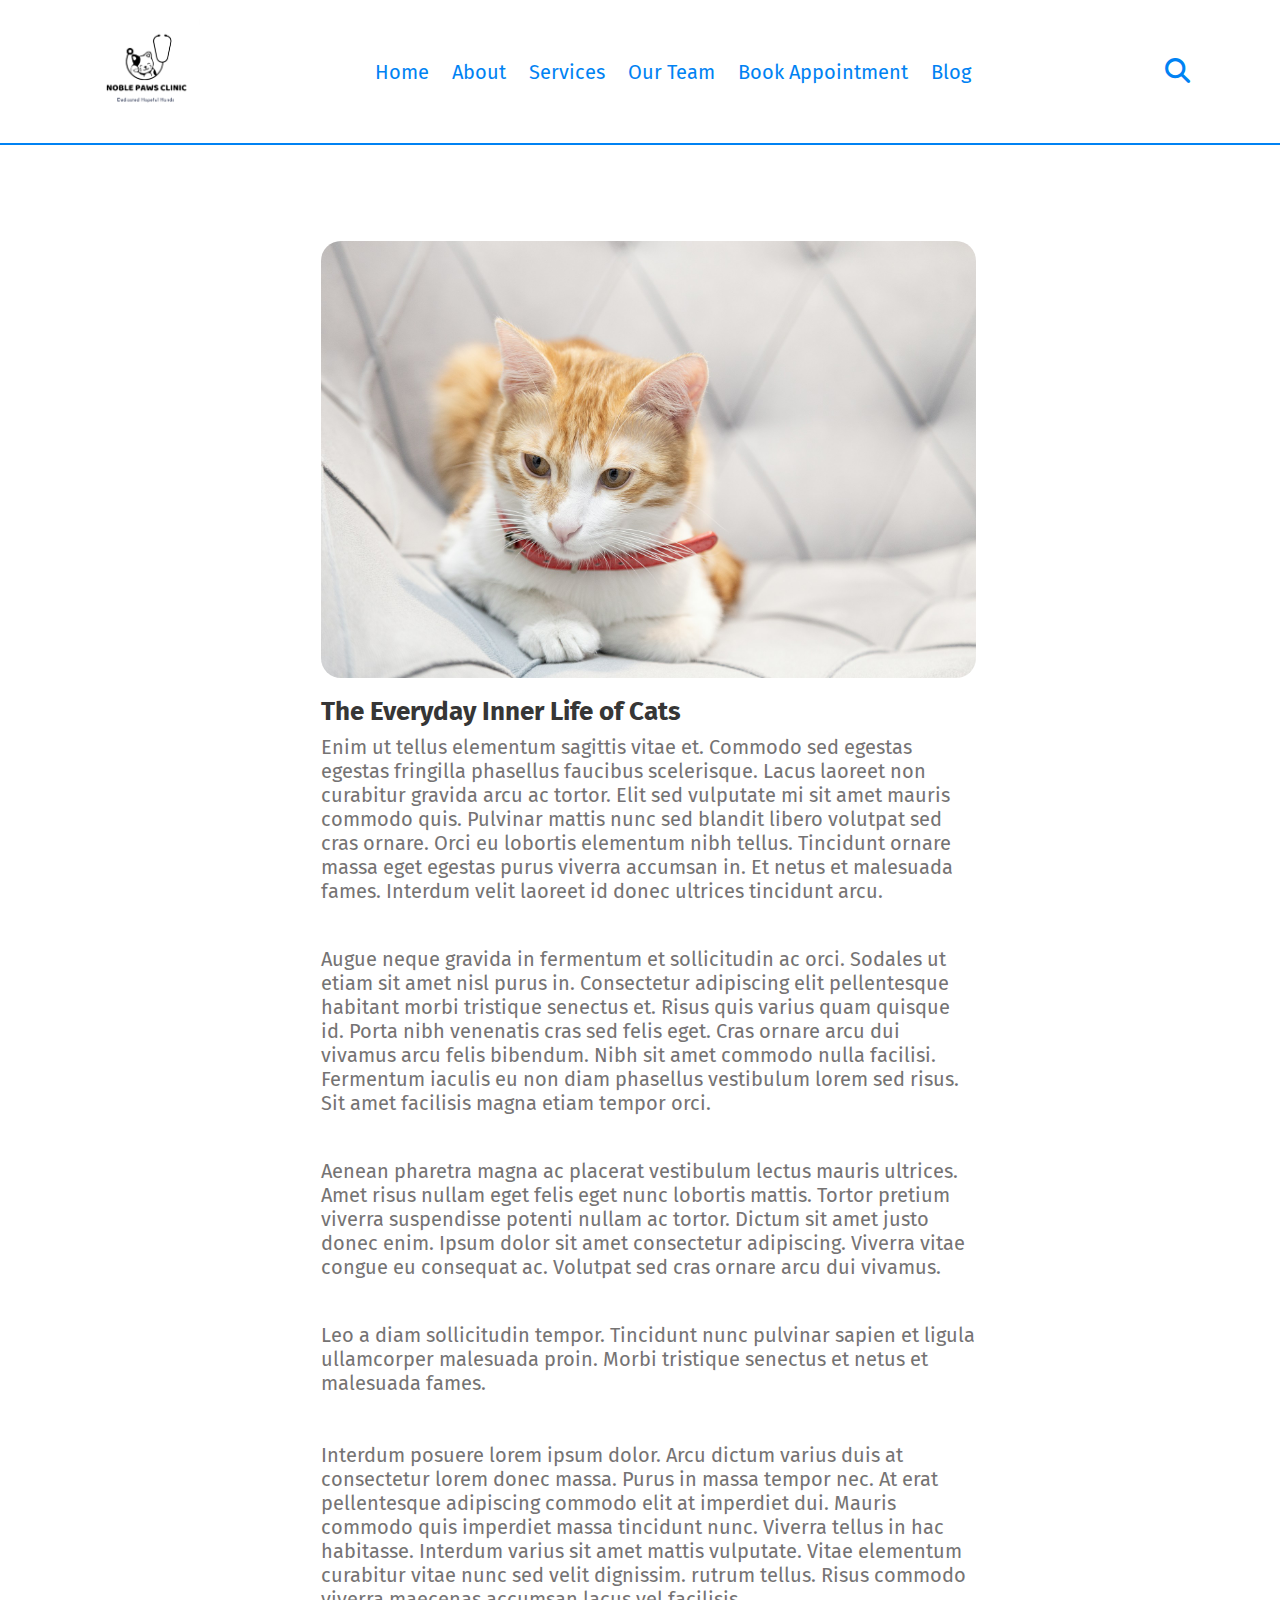
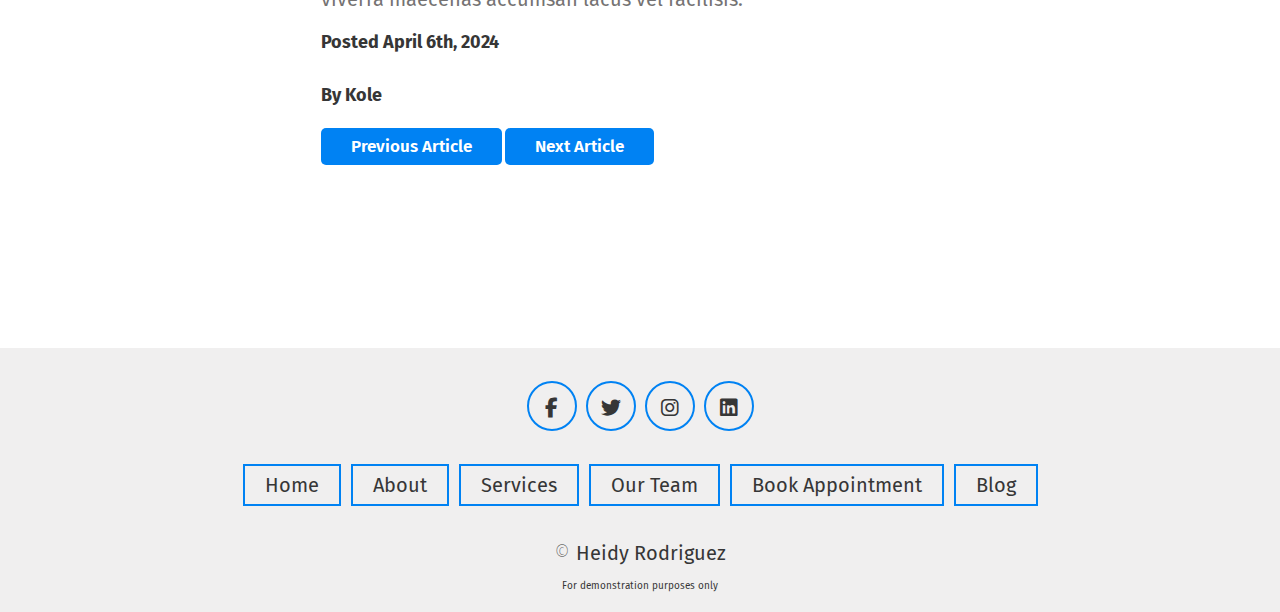
<file: post4.html>
<!DOCTYPE html>
<html lang="en">
<head>
    <meta charset="UTF-8">
    <meta name="viewport" content="width=device-width, initial-scale=1.0">
    <title>Noble Paws Clinic</title>
    <link rel="icon" type="image/x-icon" href="/images/favicon.ico">

    <!-- swiper cdn link -->
    <link rel="stylesheet" href="https://cdn.jsdelivr.net/npm/swiper@11/swiper-bundle.min.css"/>

    <!-- font awesome cdn link -->
    <link rel="stylesheet" href="https://cdnjs.cloudflare.com/ajax/libs/font-awesome/6.5.1/css/all.min.css">

    <!-- css link -->
    <link rel="stylesheet" href="css/style.css">
    
</head>
<body>

    <!-- Header section begins -->

    <header class="header">
        <a href="index.html" class="logo">
            <img src="images/noble-paws-clinic-logo.png" alt="Noble Paws Clinic Logo">
        </a>

        <nav class="navbar">
            <a href="index.html">Home</a>
            <a href="index.html">About</a>
            <a href="services.html">Services</a>
            <a href="veterinarians.html">Our Team</a>
            <a href="index.html">Book Appointment</a>
            <a href="blog-home.html">Blog</a>
        </nav>

        <div class="icons">
            <div class="fas fa-search" id="search-btn"></div>
            <div class="fas fa-bars" id="menu-btn"></div>
        </div>

        <div class="search-form">
            <input type="search" id="search-box" placeholder="Search Here">
            <label for="search-box" class="fas fa-search"></label>
        </div>

        
        
    </header>

    <!-- Header section ends -->
    

    
    <!-- Blog section begins -->

    <section class="veterinarians" id="veterinarians">
        <h1 class="heading-vet"> <span></span></h1>

        <div class="box-container-1">
    
            <section id="blog-container">
                <div class="blogs">
                    <div class="post">
                        <img src="images/blog-4.jpg" alt="">
                        <h3>The Everyday Inner Life of Cats</h3>
                        <p>Enim ut tellus elementum sagittis vitae et. Commodo sed egestas egestas fringilla phasellus faucibus scelerisque. Lacus laoreet non curabitur gravida arcu ac tortor. Elit sed vulputate mi sit amet mauris commodo quis. Pulvinar mattis nunc sed blandit libero volutpat sed cras ornare. Orci eu lobortis elementum nibh tellus. Tincidunt ornare massa eget egestas purus viverra accumsan in. Et netus et malesuada fames. Interdum velit laoreet id donec ultrices tincidunt arcu.</p>
                        <br>
                        <br>
                        <p> Augue neque gravida in fermentum et sollicitudin ac orci. Sodales ut etiam sit amet nisl purus in. Consectetur adipiscing elit pellentesque habitant morbi tristique senectus et. Risus quis varius quam quisque id. Porta nibh venenatis cras sed felis eget. Cras ornare arcu dui vivamus arcu felis bibendum. Nibh sit amet commodo nulla facilisi. Fermentum iaculis eu non diam phasellus vestibulum lorem sed risus. Sit amet facilisis magna etiam tempor orci.</p>
                        <br>
                        <br>
                        <p>Aenean pharetra magna ac placerat vestibulum lectus mauris ultrices. Amet risus nullam eget felis eget nunc lobortis mattis. Tortor pretium viverra suspendisse potenti nullam ac tortor. Dictum sit amet justo donec enim. Ipsum dolor sit amet consectetur adipiscing. Viverra vitae congue eu consequat ac. Volutpat sed cras ornare arcu dui vivamus.</p>
                        <br>
                        <br>
                        <p>Leo a diam sollicitudin tempor. Tincidunt nunc pulvinar sapien et ligula ullamcorper malesuada proin. Morbi tristique senectus et netus et malesuada fames.
                        <br>
                        <br>
                        <br>
                        Interdum posuere lorem ipsum dolor. Arcu dictum varius duis at consectetur lorem donec massa. Purus in massa tempor nec. At erat pellentesque adipiscing commodo elit at imperdiet dui. Mauris commodo quis imperdiet massa tincidunt nunc. Viverra tellus in hac habitasse. Interdum varius sit amet mattis vulputate. Vitae elementum curabitur vitae nunc sed velit dignissim.  rutrum tellus. Risus commodo viverra maecenas accumsan lacus vel facilisis.</p>
                        <h5>Posted April 6th, 2024</h5>
                        <h5>By Kole</h5>
                        <a href="post3.html">Previous Article</a>
                        <a href="post5.html">Next Article</a>
                    </div>
                </div>                   
            </section>
        </div>
    </section>
    <!-- Blog section ends -->


    <!-- Footer section begins -->

    <section class="footer">
        <div class="share">
            <a href="#" class="fab fa-facebook-f"></a>
            <a href="#" class="fab fa-twitter"></a>
            <a href="#" class="fab fa-instagram"></a>
            <a href="#" class="fab fa-linkedin"></a>

        </div>

        <div class="links">
            <a href="index.html">Home</a>
            <a href="index.html">About</a>
            <a href="services.html">Services</a>
            <a href="veterinarians.html">Our Team</a>
            <a href="index.html">Book Appointment</a>
            <a href="blog-home.html">Blog</a>
        </div>

        <div class="credit">&copy <span>Heidy Rodriguez</span></div>
        <div class="demonstration">For demonstration purposes only</div>

    </section>
    <!-- Footer section ends -->


    <!-- swiper js link -->
    <script src="https://cdn.jsdelivr.net/npm/swiper@11/swiper-bundle.min.js"></script>


    <!-- js link -->
    <script src="js/script.js"></script>
</body>
</html>
</file>
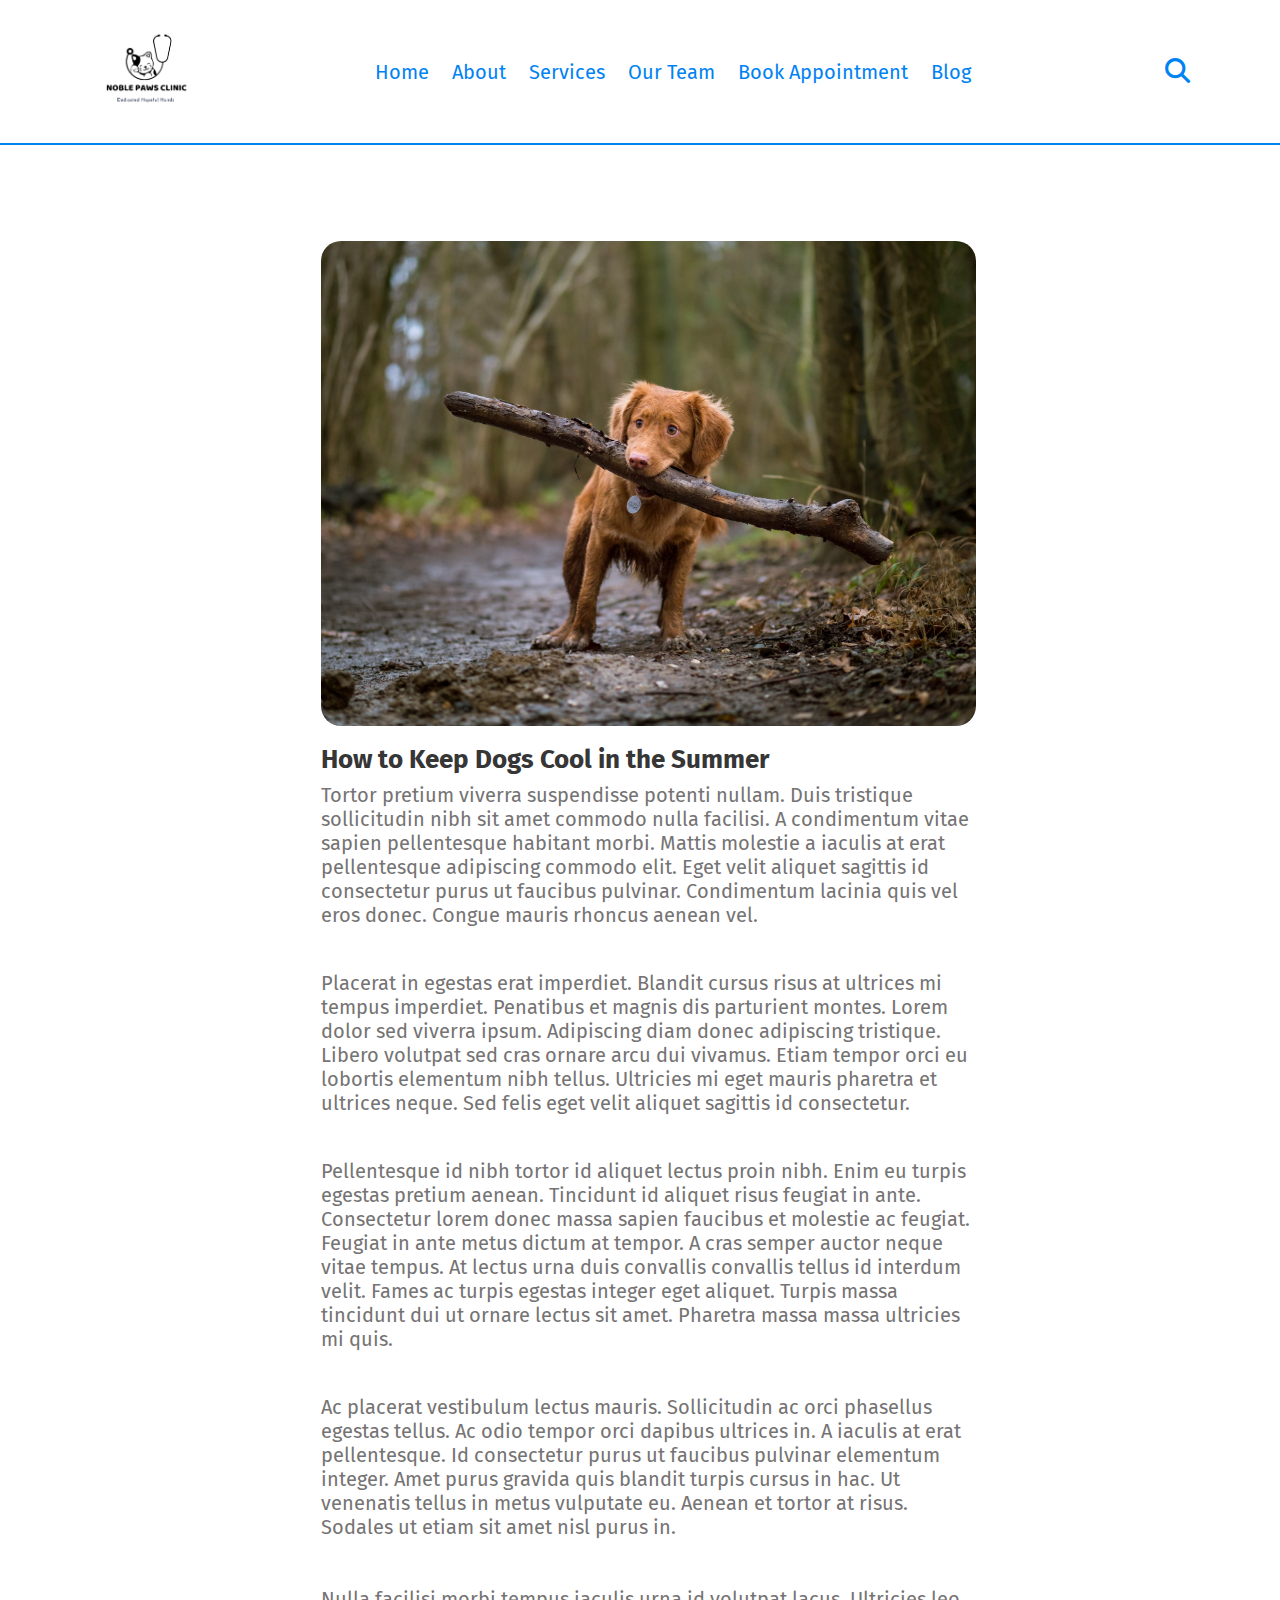
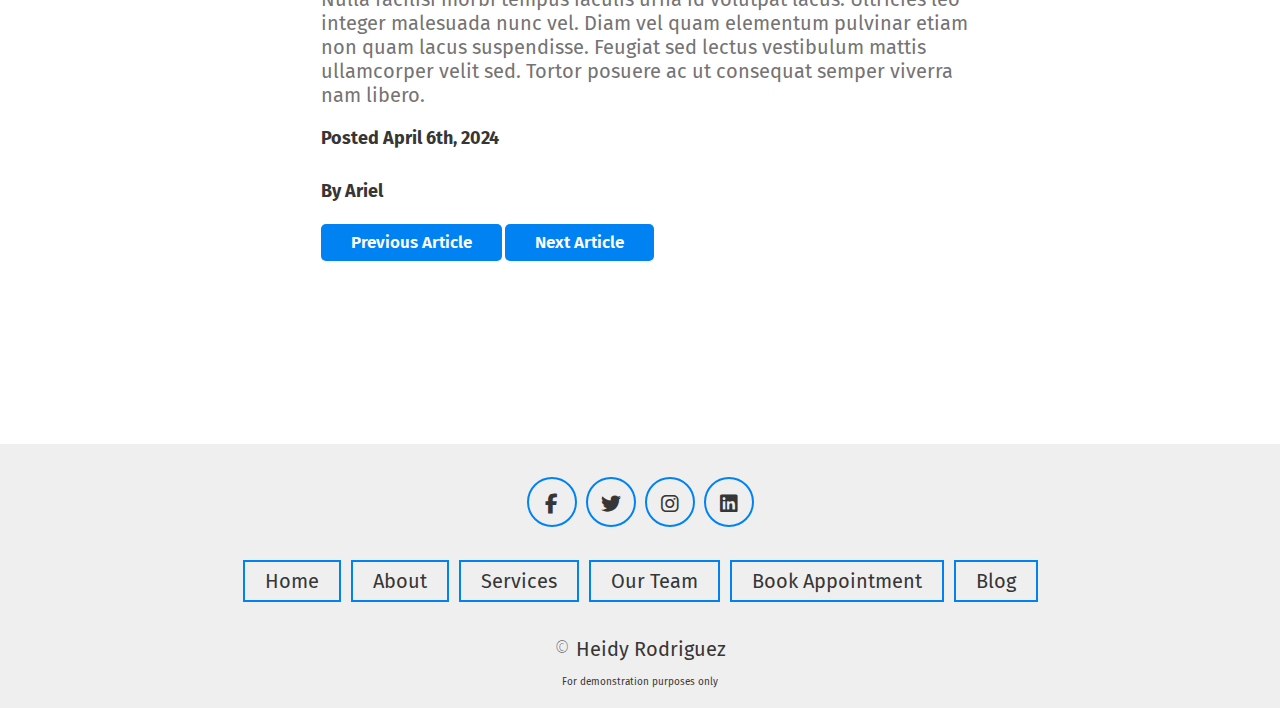
<file: post5.html>
<!DOCTYPE html>
<html lang="en">
<head>
    <meta charset="UTF-8">
    <meta name="viewport" content="width=device-width, initial-scale=1.0">
    <title>Noble Paws Clinic</title>
    <link rel="icon" type="image/x-icon" href="/images/favicon.ico">

    <!-- swiper cdn link -->
    <link rel="stylesheet" href="https://cdn.jsdelivr.net/npm/swiper@11/swiper-bundle.min.css"/>

    <!-- font awesome cdn link -->
    <link rel="stylesheet" href="https://cdnjs.cloudflare.com/ajax/libs/font-awesome/6.5.1/css/all.min.css">

    <!-- css link -->
    <link rel="stylesheet" href="css/style.css">
    
</head>
<body>

    <!-- Header section begins -->

    <header class="header">
        <a href="index.html" class="logo">
            <img src="images/noble-paws-clinic-logo.png" alt="Noble Paws Clinic Logo">
        </a>

        <nav class="navbar">
            <a href="index.html">Home</a>
            <a href="index.html">About</a>
            <a href="services.html">Services</a>
            <a href="veterinarians.html">Our Team</a>
            <a href="index.html">Book Appointment</a>
            <a href="blog-home.html">Blog</a>
        </nav>

        <div class="icons">
            <div class="fas fa-search" id="search-btn"></div>
            <div class="fas fa-bars" id="menu-btn"></div>
        </div>

        <div class="search-form">
            <input type="search" id="search-box" placeholder="Search Here">
            <label for="search-box" class="fas fa-search"></label>
        </div>

        
        
    </header>

    <!-- Header section ends -->
    

    
    <!-- Blog section begins -->

    <section class="veterinarians" id="veterinarians">
        <h1 class="heading-vet"> <span></span></h1>

        <div class="box-container-1">
    
            <section id="blog-container">
                <div class="blogs">
                    <div class="post">
                        <img src="images/blog-5.jpg" alt="">
                        <h3>How to Keep Dogs Cool in the Summer</h3>
                        <p>Tortor pretium viverra suspendisse potenti nullam. Duis tristique sollicitudin nibh sit amet commodo nulla facilisi. A condimentum vitae sapien pellentesque habitant morbi. Mattis molestie a iaculis at erat pellentesque adipiscing commodo elit. Eget velit aliquet sagittis id consectetur purus ut faucibus pulvinar. Condimentum lacinia quis vel eros donec. Congue mauris rhoncus aenean vel.</p>
                        <br>
                        <br>
                        <p>Placerat in egestas erat imperdiet. Blandit cursus risus at ultrices mi tempus imperdiet. Penatibus et magnis dis parturient montes. Lorem dolor sed viverra ipsum. Adipiscing diam donec adipiscing tristique. Libero volutpat sed cras ornare arcu dui vivamus. Etiam tempor orci eu lobortis elementum nibh tellus. Ultricies mi eget mauris pharetra et ultrices neque. Sed felis eget velit aliquet sagittis id consectetur.</p>
                        <br>
                        <br>
                        <p>Pellentesque id nibh tortor id aliquet lectus proin nibh. Enim eu turpis egestas pretium aenean. Tincidunt id aliquet risus feugiat in ante. Consectetur lorem donec massa sapien faucibus et molestie ac feugiat. Feugiat in ante metus dictum at tempor. A cras semper auctor neque vitae tempus. At lectus urna duis convallis convallis tellus id interdum velit. Fames ac turpis egestas integer eget aliquet. Turpis massa tincidunt dui ut ornare lectus sit amet. Pharetra massa massa ultricies mi quis.</p>
                        <br>
                        <br>
                        <p>Ac placerat vestibulum lectus mauris. Sollicitudin ac orci phasellus egestas tellus. Ac odio tempor orci dapibus ultrices in. A iaculis at erat pellentesque. Id consectetur purus ut faucibus pulvinar elementum integer. Amet purus gravida quis blandit turpis cursus in hac. Ut venenatis tellus in metus vulputate eu. Aenean et tortor at risus. Sodales ut etiam sit amet nisl purus in. 
                        <br>
                        <br>
                        <br>
                        Nulla facilisi morbi tempus iaculis urna id volutpat lacus. Ultricies leo integer malesuada nunc vel. Diam vel quam elementum pulvinar etiam non quam lacus suspendisse. Feugiat sed lectus vestibulum mattis ullamcorper velit sed. Tortor posuere ac ut consequat semper viverra nam libero.
                        </p>
                        <h5>Posted April 6th, 2024</h5>
                        <h5>By Ariel</h5>
                        <a href="post4.html">Previous Article</a>
                        <a href="post6.html">Next Article</a>
                    </div>
                </div>
            </section>
        </div>
    </section>
    <!-- Blog section ends -->


    <!-- Footer section begins -->

    <section class="footer">
        <div class="share">
            <a href="#" class="fab fa-facebook-f"></a>
            <a href="#" class="fab fa-twitter"></a>
            <a href="#" class="fab fa-instagram"></a>
            <a href="#" class="fab fa-linkedin"></a>

        </div>

        <div class="links">
            <a href="index.html">Home</a>
            <a href="index.html">About</a>
            <a href="services.html">Services</a>
            <a href="veterinarians.html">Our Team</a>
            <a href="index.html">Book Appointment</a>
            <a href="blog-home.html">Blog</a>
        </div>

        <div class="credit">&copy <span>Heidy Rodriguez</span></div>
        <div class="demonstration">For demonstration purposes only</div>

    </section>
    <!-- Footer section ends -->


    <!-- swiper js link -->
    <script src="https://cdn.jsdelivr.net/npm/swiper@11/swiper-bundle.min.js"></script>


    <!-- js link -->
    <script src="js/script.js"></script>
</body>
</html>
</file>
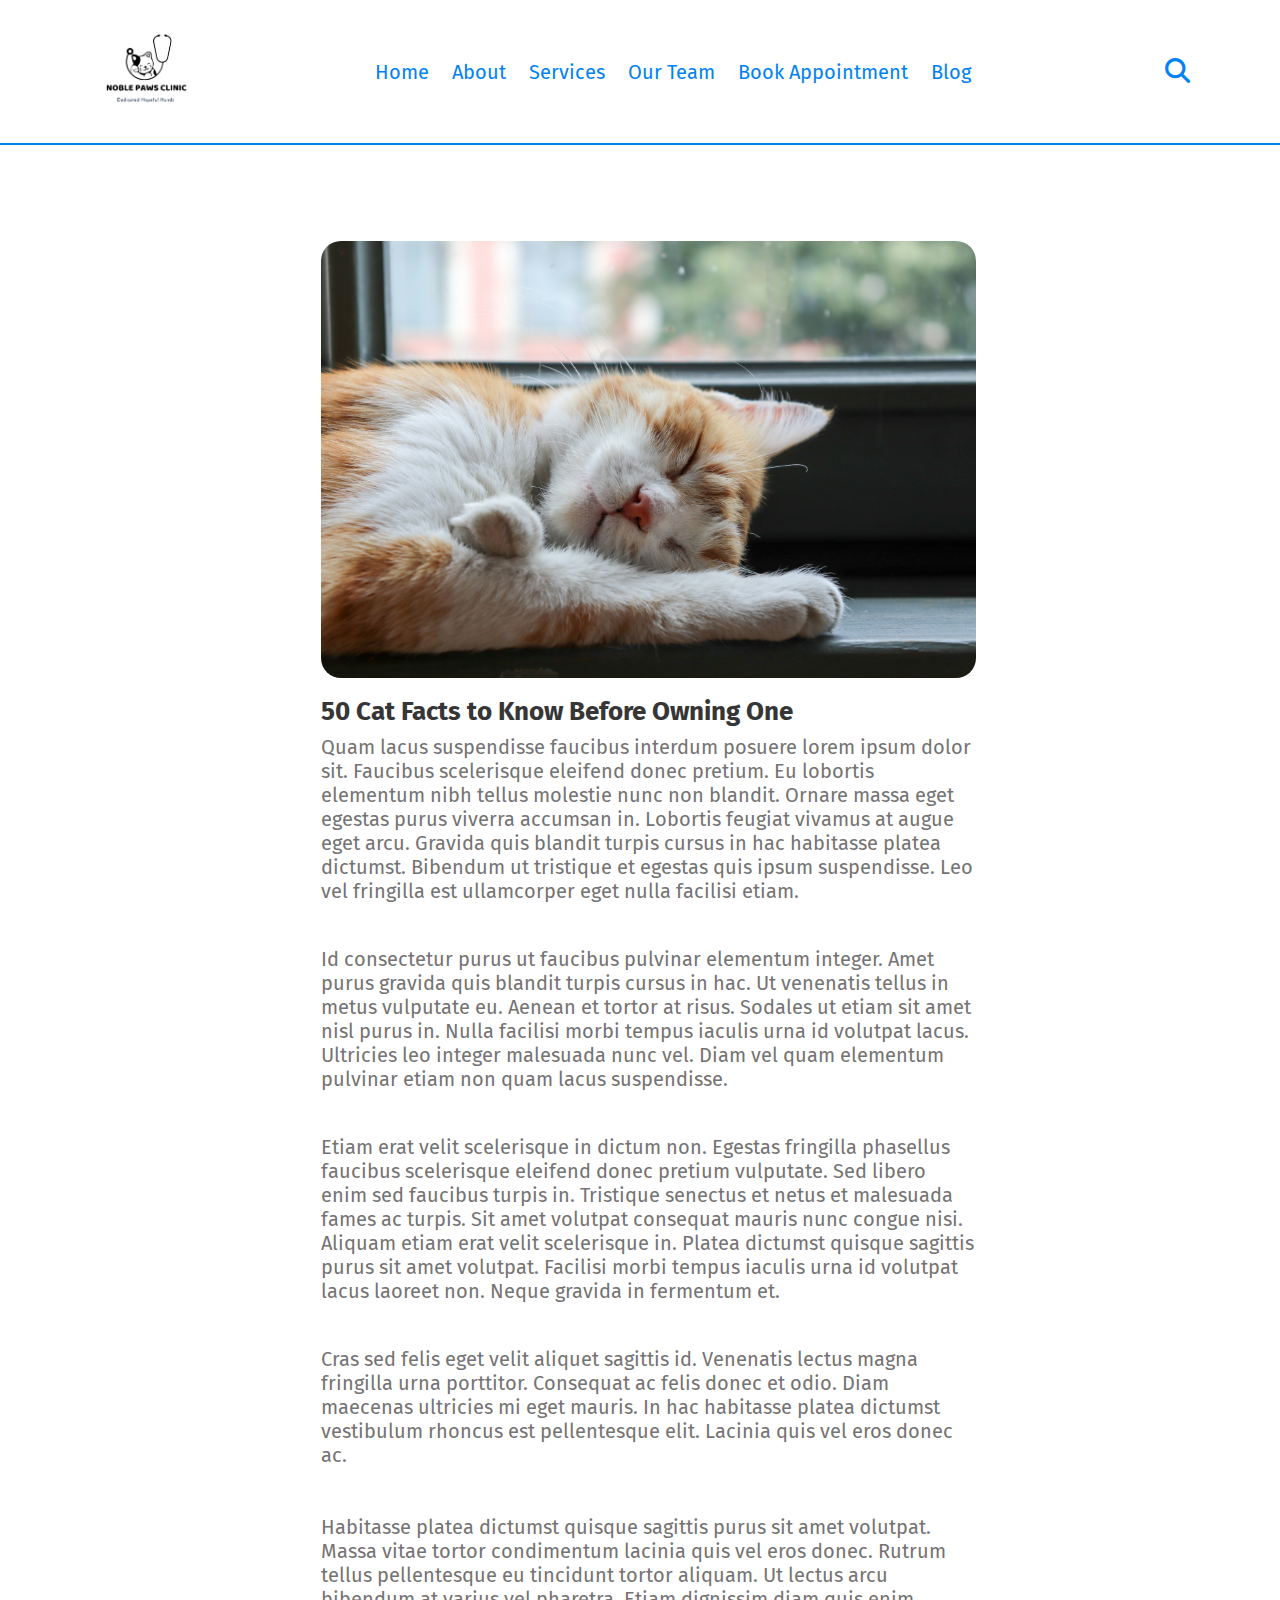
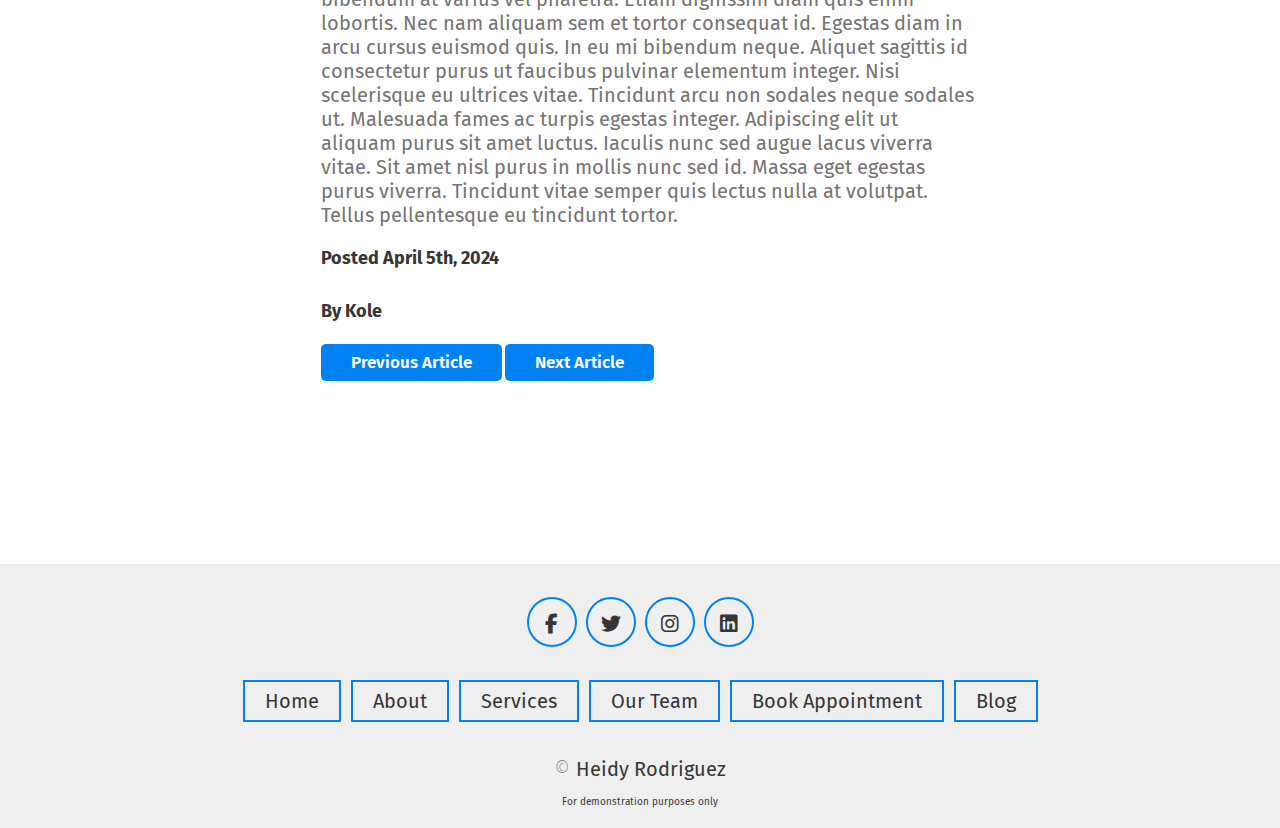
<file: post6.html>
<!DOCTYPE html>
<html lang="en">
<head>
    <meta charset="UTF-8">
    <meta name="viewport" content="width=device-width, initial-scale=1.0">
    <title>Noble Paws Clinic</title>
    <link rel="icon" type="image/x-icon" href="/images/favicon.ico">

    <!-- swiper cdn link -->
    <link rel="stylesheet" href="https://cdn.jsdelivr.net/npm/swiper@11/swiper-bundle.min.css"/>

    <!-- font awesome cdn link -->
    <link rel="stylesheet" href="https://cdnjs.cloudflare.com/ajax/libs/font-awesome/6.5.1/css/all.min.css">

    <!-- css link -->
    <link rel="stylesheet" href="css/style.css">
    
</head>
<body>

    <!-- Header section begins -->

    <header class="header">
        <a href="index.html" class="logo">
            <img src="images/noble-paws-clinic-logo.png" alt="Noble Paws Clinic Logo">
        </a>

        <nav class="navbar">
            <a href="index.html">Home</a>
            <a href="index.html">About</a>
            <a href="services.html">Services</a>
            <a href="veterinarians.html">Our Team</a>
            <a href="index.html">Book Appointment</a>
            <a href="blog-home.html">Blog</a>
        </nav>

        <div class="icons">
            <div class="fas fa-search" id="search-btn"></div>
            <div class="fas fa-bars" id="menu-btn"></div>
        </div>

        <div class="search-form">
            <input type="search" id="search-box" placeholder="Search Here">
            <label for="search-box" class="fas fa-search"></label>
        </div>

        
        
    </header>

    <!-- Header section ends -->
    

    
    <!-- Blog section begins -->

    <section class="veterinarians" id="veterinarians">
        <h1 class="heading-vet"> <span></span></h1>

        <div class="box-container-1">
    
            <section id="blog-container">
                <div class="blogs">
                    <div class="post">
                        <img src="images/blog-6.jpg" alt="">
                        <h3>50 Cat Facts to Know Before Owning One</h3>
                        <p>Quam lacus suspendisse faucibus interdum posuere lorem ipsum dolor sit. Faucibus scelerisque eleifend donec pretium. Eu lobortis elementum nibh tellus molestie nunc non blandit. Ornare massa eget egestas purus viverra accumsan in. Lobortis feugiat vivamus at augue eget arcu. Gravida quis blandit turpis cursus in hac habitasse platea dictumst. Bibendum ut tristique et egestas quis ipsum suspendisse. Leo vel fringilla est ullamcorper eget nulla facilisi etiam.</p>
                        <br>
                        <br>
                        <p>Id consectetur purus ut faucibus pulvinar elementum integer. Amet purus gravida quis blandit turpis cursus in hac. Ut venenatis tellus in metus vulputate eu. Aenean et tortor at risus. Sodales ut etiam sit amet nisl purus in. Nulla facilisi morbi tempus iaculis urna id volutpat lacus. Ultricies leo integer malesuada nunc vel. Diam vel quam elementum pulvinar etiam non quam lacus suspendisse.</p>
                        <br>
                        <br>
                        <p>Etiam erat velit scelerisque in dictum non. Egestas fringilla phasellus faucibus scelerisque eleifend donec pretium vulputate. Sed libero enim sed faucibus turpis in. Tristique senectus et netus et malesuada fames ac turpis. Sit amet volutpat consequat mauris nunc congue nisi. Aliquam etiam erat velit scelerisque in. Platea dictumst quisque sagittis purus sit amet volutpat. Facilisi morbi tempus iaculis urna id volutpat lacus laoreet non. Neque gravida in fermentum et. </p>
                        <br>
                        <br>
                        <p>Cras sed felis eget velit aliquet sagittis id. Venenatis lectus magna fringilla urna porttitor. Consequat ac felis donec et odio. Diam maecenas ultricies mi eget mauris. In hac habitasse platea dictumst vestibulum rhoncus est pellentesque elit. Lacinia quis vel eros donec ac.
                        <br>
                        <br>
                        <br>
                        Habitasse platea dictumst quisque sagittis purus sit amet volutpat. Massa vitae tortor condimentum lacinia quis vel eros donec. Rutrum tellus pellentesque eu tincidunt tortor aliquam. Ut lectus arcu bibendum at varius vel pharetra. Etiam dignissim diam quis enim lobortis. Nec nam aliquam sem et tortor consequat id. Egestas diam in arcu cursus euismod quis. In eu mi bibendum neque. Aliquet sagittis id consectetur purus ut faucibus pulvinar elementum integer. Nisi scelerisque eu ultrices vitae. Tincidunt arcu non sodales neque sodales ut. Malesuada fames ac turpis egestas integer. Adipiscing elit ut aliquam purus sit amet luctus. Iaculis nunc sed augue lacus viverra vitae. Sit amet nisl purus in mollis nunc sed id. Massa eget egestas purus viverra. Tincidunt vitae semper quis lectus nulla at volutpat. Tellus pellentesque eu tincidunt tortor.</p>
                        <h5>Posted April 5th, 2024</h5>
                        <h5>By Kole</h5>
                        <a href="post5.html">Previous Article</a>
                        <a href="post7.html">Next Article</a>
                    </div>
                </div>
            </section>
        </div>
    </section>
    <!-- Blog section ends -->


    <!-- Footer section begins -->

    <section class="footer">
        <div class="share">
            <a href="#" class="fab fa-facebook-f"></a>
            <a href="#" class="fab fa-twitter"></a>
            <a href="#" class="fab fa-instagram"></a>
            <a href="#" class="fab fa-linkedin"></a>

        </div>

        <div class="links">
            <a href="index.html">Home</a>
            <a href="index.html">About</a>
            <a href="services.html">Services</a>
            <a href="veterinarians.html">Our Team</a>
            <a href="index.html">Book Appointment</a>
            <a href="blog-home.html">Blog</a>
        </div>

        <div class="credit">&copy <span>Heidy Rodriguez</span></div>
        <div class="demonstration">For demonstration purposes only</div>

    </section>
    <!-- Footer section ends -->


    <!-- swiper js link -->
    <script src="https://cdn.jsdelivr.net/npm/swiper@11/swiper-bundle.min.js"></script>


    <!-- js link -->
    <script src="js/script.js"></script>
</body>
</html>
</file>
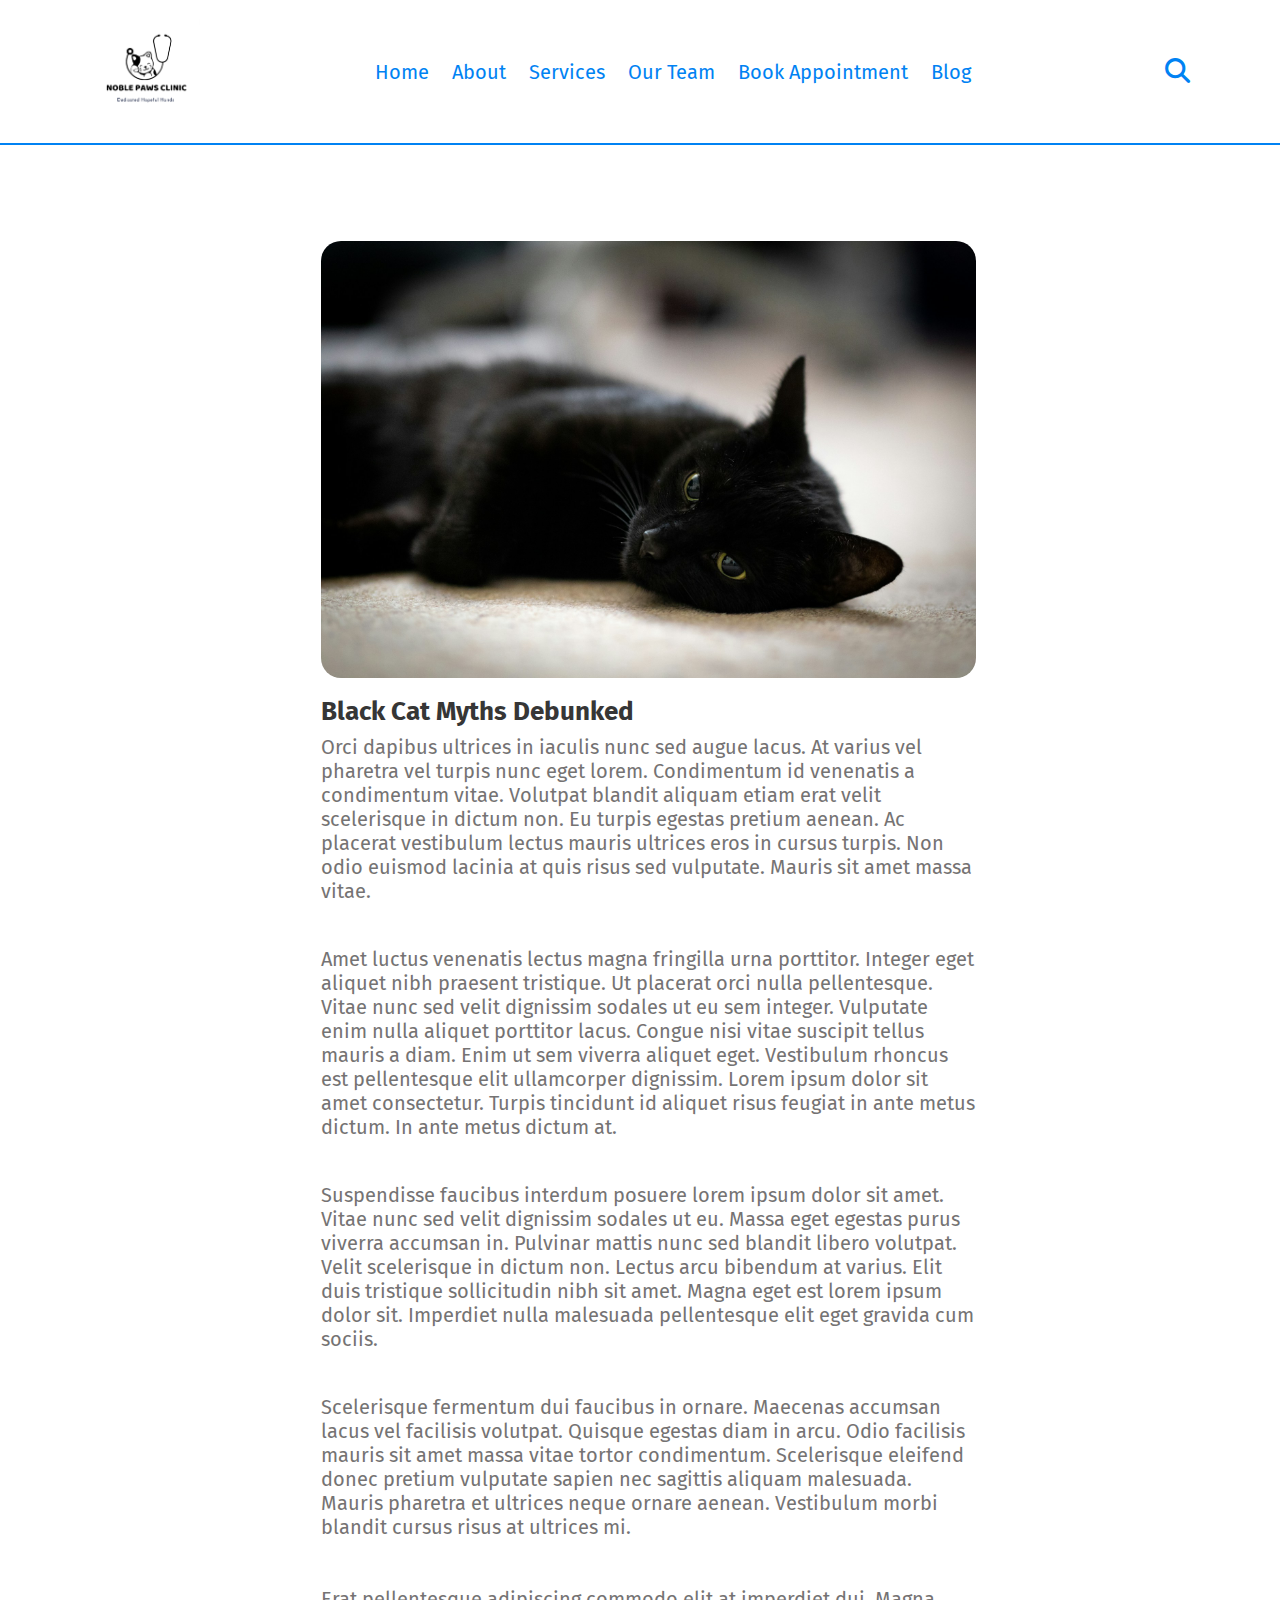
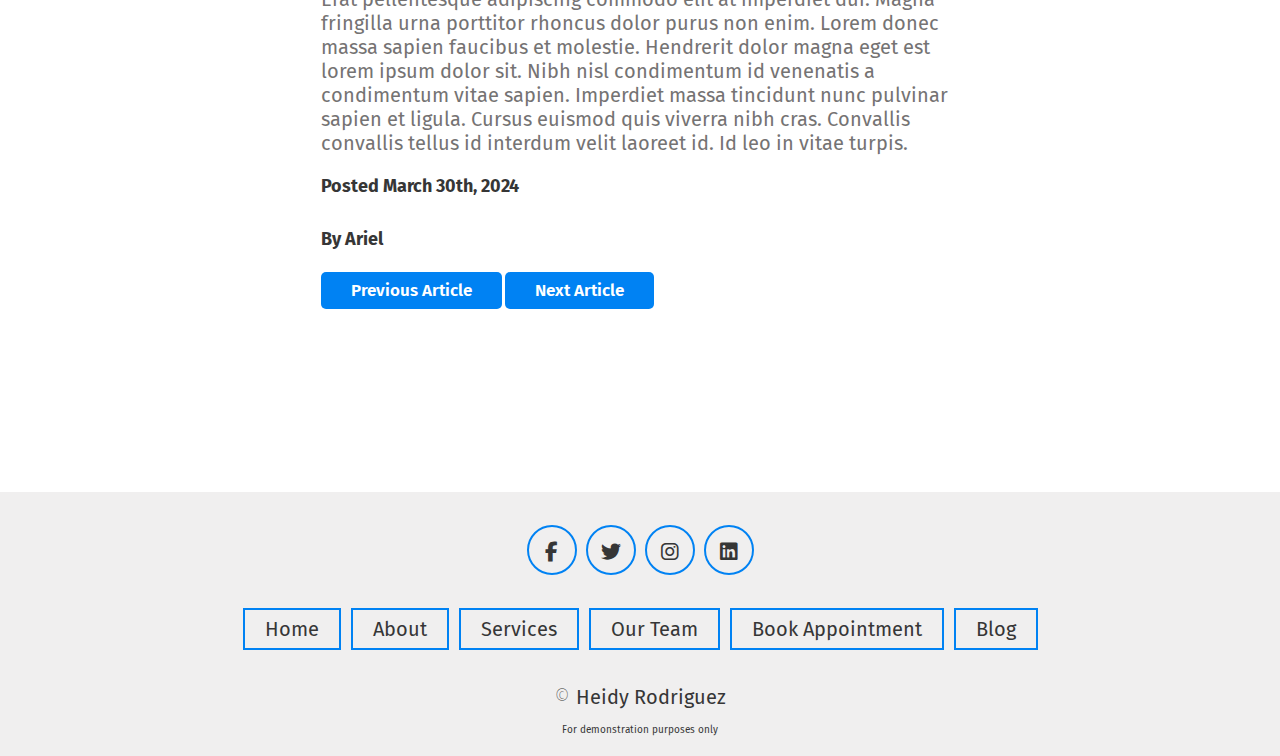
<file: post7.html>
<!DOCTYPE html>
<html lang="en">
<head>
    <meta charset="UTF-8">
    <meta name="viewport" content="width=device-width, initial-scale=1.0">
    <title>Noble Paws Clinic</title>
    <link rel="icon" type="image/x-icon" href="/images/favicon.ico">

    <!-- swiper cdn link -->
    <link rel="stylesheet" href="https://cdn.jsdelivr.net/npm/swiper@11/swiper-bundle.min.css"/>

    <!-- font awesome cdn link -->
    <link rel="stylesheet" href="https://cdnjs.cloudflare.com/ajax/libs/font-awesome/6.5.1/css/all.min.css">

    <!-- css link -->
    <link rel="stylesheet" href="css/style.css">
    
</head>
<body>

    <!-- Header section begins -->

    <header class="header">
        <a href="index.html" class="logo">
            <img src="images/noble-paws-clinic-logo.png" alt="Noble Paws Clinic Logo">
        </a>

        <nav class="navbar">
            <a href="index.html">Home</a>
            <a href="index.html">About</a>
            <a href="services.html">Services</a>
            <a href="veterinarians.html">Our Team</a>
            <a href="index.html">Book Appointment</a>
            <a href="blog-home.html">Blog</a>
        </nav>

        <div class="icons">
            <div class="fas fa-search" id="search-btn"></div>
            <div class="fas fa-bars" id="menu-btn"></div>
        </div>

        <div class="search-form">
            <input type="search" id="search-box" placeholder="Search Here">
            <label for="search-box" class="fas fa-search"></label>
        </div>

        
        
    </header>

    <!-- Header section ends -->
    

    
    <!-- Blog section begins -->

    <section class="veterinarians" id="veterinarians">
        <h1 class="heading-vet"> <span></span></h1>

        <div class="box-container-1">
    
            <section id="blog-container">
                <div class="blogs">
                    <div class="post">
                        <img src="images/blog-7.jpg" alt="">
                        <h3>Black Cat Myths Debunked</h3>
                        <p>Orci dapibus ultrices in iaculis nunc sed augue lacus. At varius vel pharetra vel turpis nunc eget lorem. Condimentum id venenatis a condimentum vitae. Volutpat blandit aliquam etiam erat velit scelerisque in dictum non. Eu turpis egestas pretium aenean. Ac placerat vestibulum lectus mauris ultrices eros in cursus turpis. Non odio euismod lacinia at quis risus sed vulputate. Mauris sit amet massa vitae.</p>
                        <br>
                        <br>
                        <p>Amet luctus venenatis lectus magna fringilla urna porttitor. Integer eget aliquet nibh praesent tristique. Ut placerat orci nulla pellentesque. Vitae nunc sed velit dignissim sodales ut eu sem integer. Vulputate enim nulla aliquet porttitor lacus. Congue nisi vitae suscipit tellus mauris a diam. Enim ut sem viverra aliquet eget. Vestibulum rhoncus est pellentesque elit ullamcorper dignissim. Lorem ipsum dolor sit amet consectetur. Turpis tincidunt id aliquet risus feugiat in ante metus dictum. In ante metus dictum at.</p>
                        <br>
                        <br>
                        <p>Suspendisse faucibus interdum posuere lorem ipsum dolor sit amet. Vitae nunc sed velit dignissim sodales ut eu. Massa eget egestas purus viverra accumsan in. Pulvinar mattis nunc sed blandit libero volutpat. Velit scelerisque in dictum non. Lectus arcu bibendum at varius. Elit duis tristique sollicitudin nibh sit amet. Magna eget est lorem ipsum dolor sit. Imperdiet nulla malesuada pellentesque elit eget gravida cum sociis.</p>
                        <br>
                        <br>
                        <p>Scelerisque fermentum dui faucibus in ornare. Maecenas accumsan lacus vel facilisis volutpat. Quisque egestas diam in arcu. Odio facilisis mauris sit amet massa vitae tortor condimentum. Scelerisque eleifend donec pretium vulputate sapien nec sagittis aliquam malesuada. Mauris pharetra et ultrices neque ornare aenean. Vestibulum morbi blandit cursus risus at ultrices mi.
                        <br>
                        <br>
                        <br>
                        Erat pellentesque adipiscing commodo elit at imperdiet dui. Magna fringilla urna porttitor rhoncus dolor purus non enim. Lorem donec massa sapien faucibus et molestie. Hendrerit dolor magna eget est lorem ipsum dolor sit. Nibh nisl condimentum id venenatis a condimentum vitae sapien. Imperdiet massa tincidunt nunc pulvinar sapien et ligula. Cursus euismod quis viverra nibh cras. Convallis convallis tellus id interdum velit laoreet id. Id leo in vitae turpis.</p>
                        <h5>Posted March 30th, 2024</h5>
                        <h5>By Ariel</h5>
                        <a href="post6.html">Previous Article</a>
                        <a href="post8.html">Next Article</a>
                    </div>
                </div>
    
                
            </section>


        </div>
    </section>
    <!-- Blog section ends -->


    <!-- Footer section begins -->

    <section class="footer">
        <div class="share">
            <a href="#" class="fab fa-facebook-f"></a>
            <a href="#" class="fab fa-twitter"></a>
            <a href="#" class="fab fa-instagram"></a>
            <a href="#" class="fab fa-linkedin"></a>

        </div>

        <div class="links">
            <a href="index.html">Home</a>
            <a href="index.html">About</a>
            <a href="services.html">Services</a>
            <a href="veterinarians.html">Our Team</a>
            <a href="index.html">Book Appointment</a>
            <a href="blog-home.html">Blog</a>
        </div>

        <div class="credit">&copy <span>Heidy Rodriguez</span></div>
        <div class="demonstration">For demonstration purposes only</div>

    </section>
    <!-- Footer section ends -->


    <!-- swiper js link -->
    <script src="https://cdn.jsdelivr.net/npm/swiper@11/swiper-bundle.min.js"></script>


    <!-- js link -->
    <script src="js/script.js"></script>
</body>
</html>
</file>
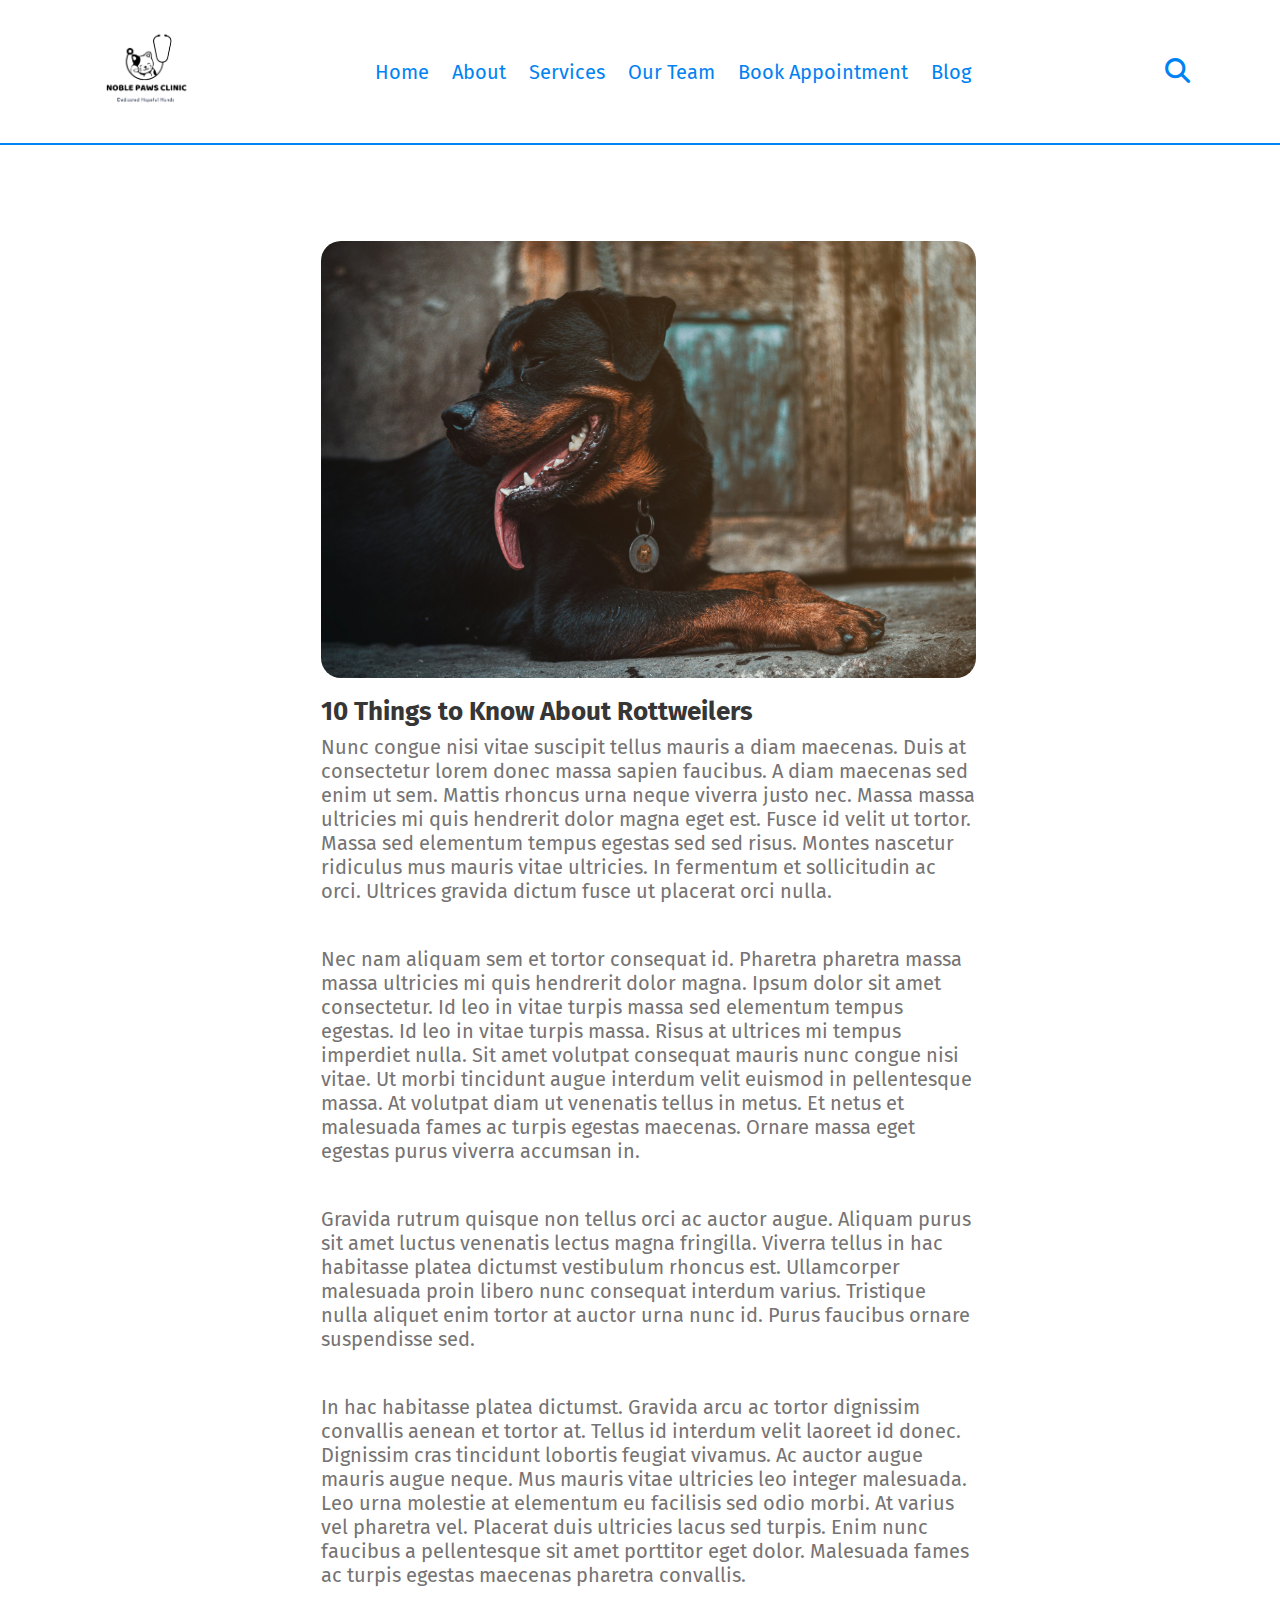
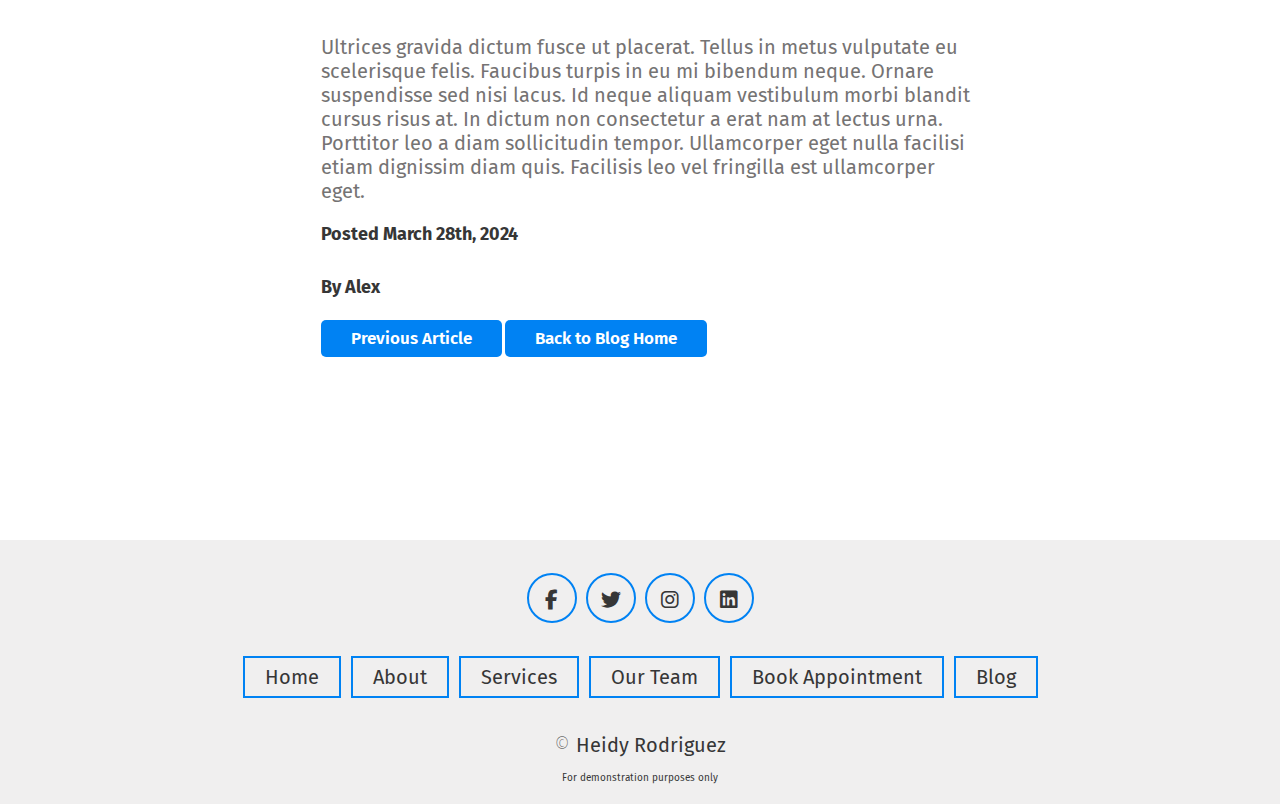
<file: post8.html>
<!DOCTYPE html>
<html lang="en">
<head>
    <meta charset="UTF-8">
    <meta name="viewport" content="width=device-width, initial-scale=1.0">
    <title>Noble Paws Clinic</title>
    <link rel="icon" type="image/x-icon" href="/images/favicon.ico">

    <!-- swiper cdn link -->
    <link rel="stylesheet" href="https://cdn.jsdelivr.net/npm/swiper@11/swiper-bundle.min.css"/>

    <!-- font awesome cdn link -->
    <link rel="stylesheet" href="https://cdnjs.cloudflare.com/ajax/libs/font-awesome/6.5.1/css/all.min.css">

    <!-- css link -->
    <link rel="stylesheet" href="css/style.css">
    
</head>
<body>

    <!-- Header section begins -->

    <header class="header">
        <a href="index.html" class="logo">
            <img src="images/noble-paws-clinic-logo.png" alt="Noble Paws Clinic Logo">
        </a>

        <nav class="navbar">
            <a href="index.html">Home</a>
            <a href="index.html">About</a>
            <a href="services.html">Services</a>
            <a href="veterinarians.html">Our Team</a>
            <a href="index.html">Book Appointment</a>
            <a href="blog-home.html">Blog</a>
        </nav>

        <div class="icons">
            <div class="fas fa-search" id="search-btn"></div>
            <div class="fas fa-bars" id="menu-btn"></div>
        </div>

        <div class="search-form">
            <input type="search" id="search-box" placeholder="Search Here">
            <label for="search-box" class="fas fa-search"></label>
        </div>

        
        
    </header>

    <!-- Header section ends -->
    

    
    <!-- Blog section begins -->

    <section class="veterinarians" id="veterinarians">
        <h1 class="heading-vet"> <span></span></h1>

        <div class="box-container-1">
    
            <section id="blog-container">
                <div class="blogs">
                    <div class="post">
                        <img src="images/blog-8.jpg" alt="">
                        <h3>10 Things to Know About Rottweilers</h3>
                        <p>Nunc congue nisi vitae suscipit tellus mauris a diam maecenas. Duis at consectetur lorem donec massa sapien faucibus. A diam maecenas sed enim ut sem. Mattis rhoncus urna neque viverra justo nec. Massa massa ultricies mi quis hendrerit dolor magna eget est. Fusce id velit ut tortor. Massa sed elementum tempus egestas sed sed risus. Montes nascetur ridiculus mus mauris vitae ultricies. In fermentum et sollicitudin ac orci. Ultrices gravida dictum fusce ut placerat orci nulla.</p>
                        <br>
                        <br>
                        <p>Nec nam aliquam sem et tortor consequat id. Pharetra pharetra massa massa ultricies mi quis hendrerit dolor magna. Ipsum dolor sit amet consectetur. Id leo in vitae turpis massa sed elementum tempus egestas. Id leo in vitae turpis massa. Risus at ultrices mi tempus imperdiet nulla. Sit amet volutpat consequat mauris nunc congue nisi vitae. Ut morbi tincidunt augue interdum velit euismod in pellentesque massa. At volutpat diam ut venenatis tellus in metus. Et netus et malesuada fames ac turpis egestas maecenas. Ornare massa eget egestas purus viverra accumsan in.</p>
                        <br>
                        <br>
                        <p>Gravida rutrum quisque non tellus orci ac auctor augue. Aliquam purus sit amet luctus venenatis lectus magna fringilla. Viverra tellus in hac habitasse platea dictumst vestibulum rhoncus est. Ullamcorper malesuada proin libero nunc consequat interdum varius. Tristique nulla aliquet enim tortor at auctor urna nunc id. Purus faucibus ornare suspendisse sed.</p>
                        <br>
                        <br>
                        <p>In hac habitasse platea dictumst. Gravida arcu ac tortor dignissim convallis aenean et tortor at. Tellus id interdum velit laoreet id donec. Dignissim cras tincidunt lobortis feugiat vivamus. Ac auctor augue mauris augue neque. Mus mauris vitae ultricies leo integer malesuada. Leo urna molestie at elementum eu facilisis sed odio morbi. At varius vel pharetra vel. Placerat duis ultricies lacus sed turpis. Enim nunc faucibus a pellentesque sit amet porttitor eget dolor. Malesuada fames ac turpis egestas maecenas pharetra convallis.
                        <br>
                        <br>
                        <br>
                        Ultrices gravida dictum fusce ut placerat. Tellus in metus vulputate eu scelerisque felis. Faucibus turpis in eu mi bibendum neque. Ornare suspendisse sed nisi lacus. Id neque aliquam vestibulum morbi blandit cursus risus at. In dictum non consectetur a erat nam at lectus urna. Porttitor leo a diam sollicitudin tempor. Ullamcorper eget nulla facilisi etiam dignissim diam quis. Facilisis leo vel fringilla est ullamcorper eget.</p>
                        <h5>Posted March 28th, 2024</h5>
                        <h5>By Alex</h5>
                        <a href="post7.html">Previous Article</a>
                        <a href="blog-home.html">Back to Blog Home</a>
                    </div>
                </div>
    
                
            </section>


        </div>
    </section>
    <!-- Blog section ends -->


    <!-- Footer section begins -->

    <section class="footer">
        <div class="share">
            <a href="#" class="fab fa-facebook-f"></a>
            <a href="#" class="fab fa-twitter"></a>
            <a href="#" class="fab fa-instagram"></a>
            <a href="#" class="fab fa-linkedin"></a>

        </div>

        <div class="links">
            <a href="index.html">Home</a>
            <a href="index.html">About</a>
            <a href="services.html">Services</a>
            <a href="veterinarians.html">Our Team</a>
            <a href="index.html">Book Appointment</a>
            <a href="blog-home.html">Blog</a>
        </div>

        <div class="credit">&copy <span>Heidy Rodriguez</span></div>
        <div class="demonstration">For demonstration purposes only</div>

    </section>
    <!-- Footer section ends -->


    <!-- swiper js link -->
    <script src="https://cdn.jsdelivr.net/npm/swiper@11/swiper-bundle.min.js"></script>


    <!-- js link -->
    <script src="js/script.js"></script>
</body>
</html>
</file>
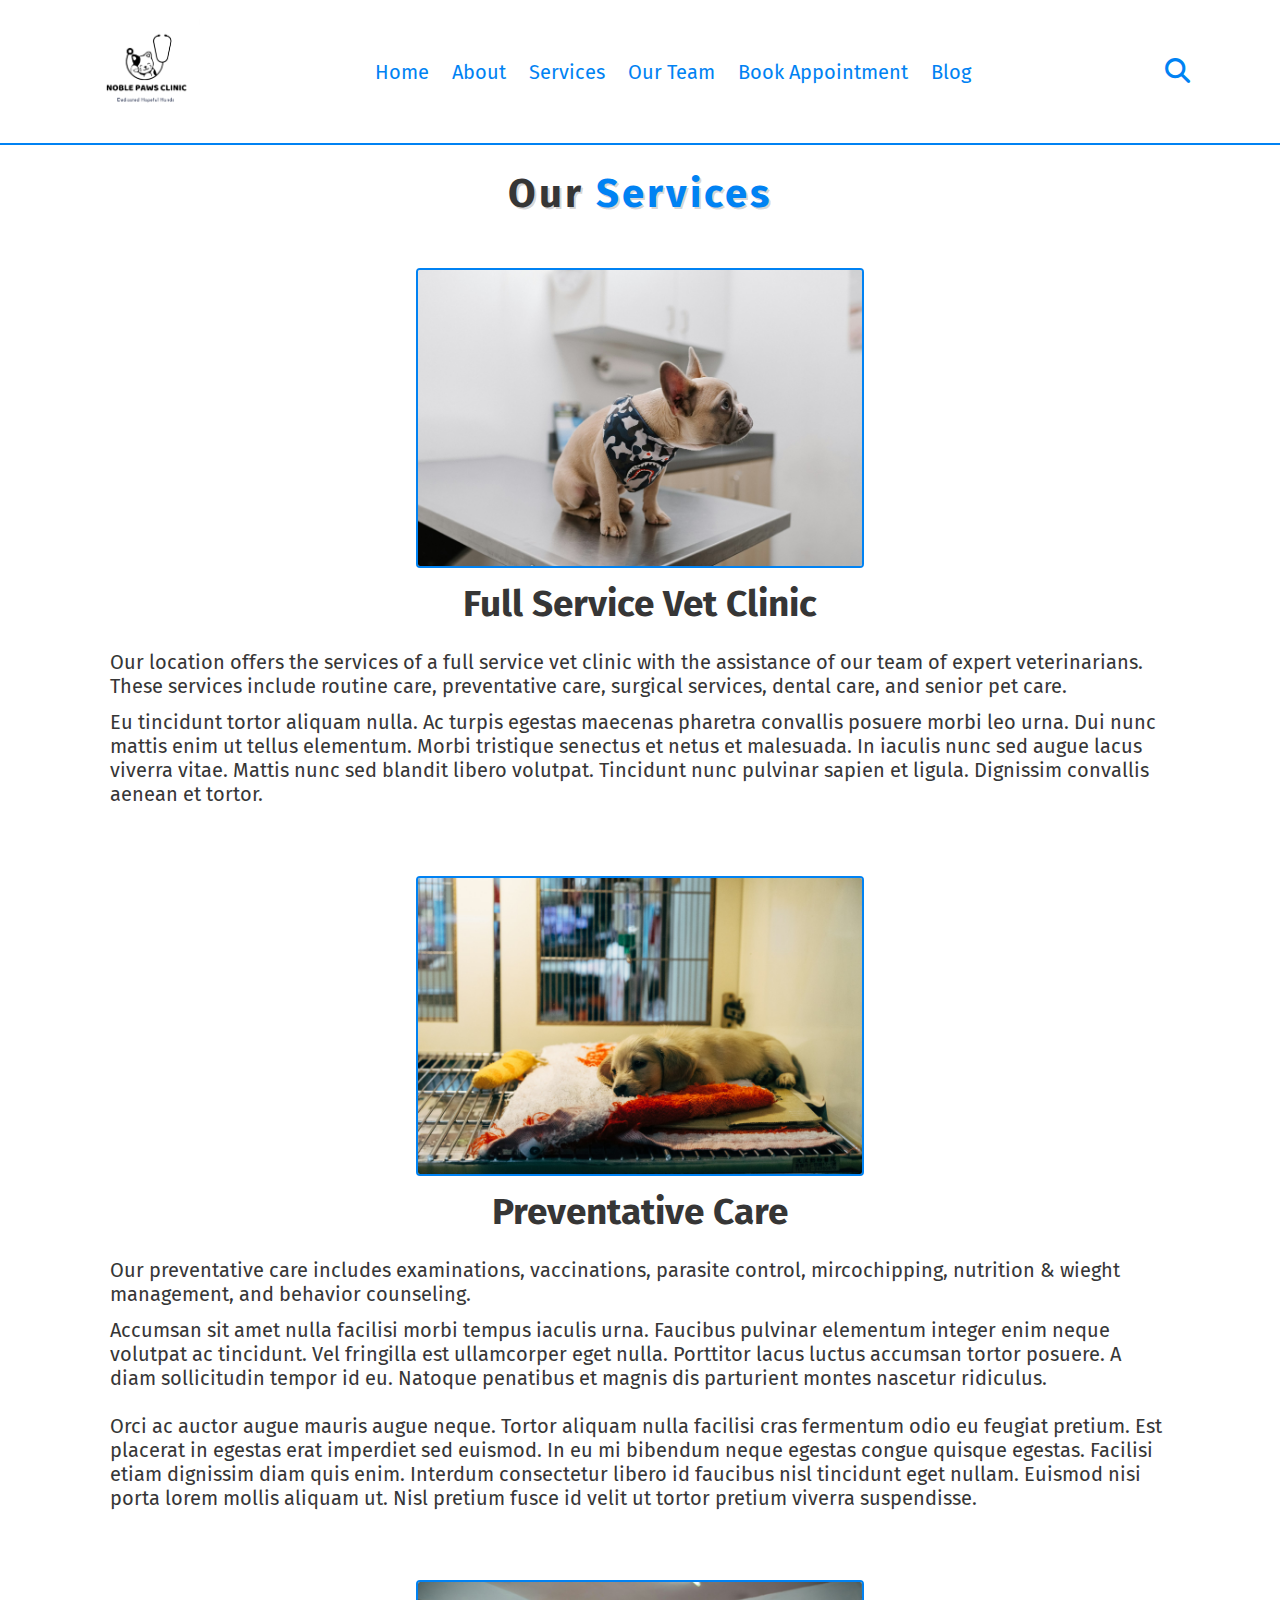
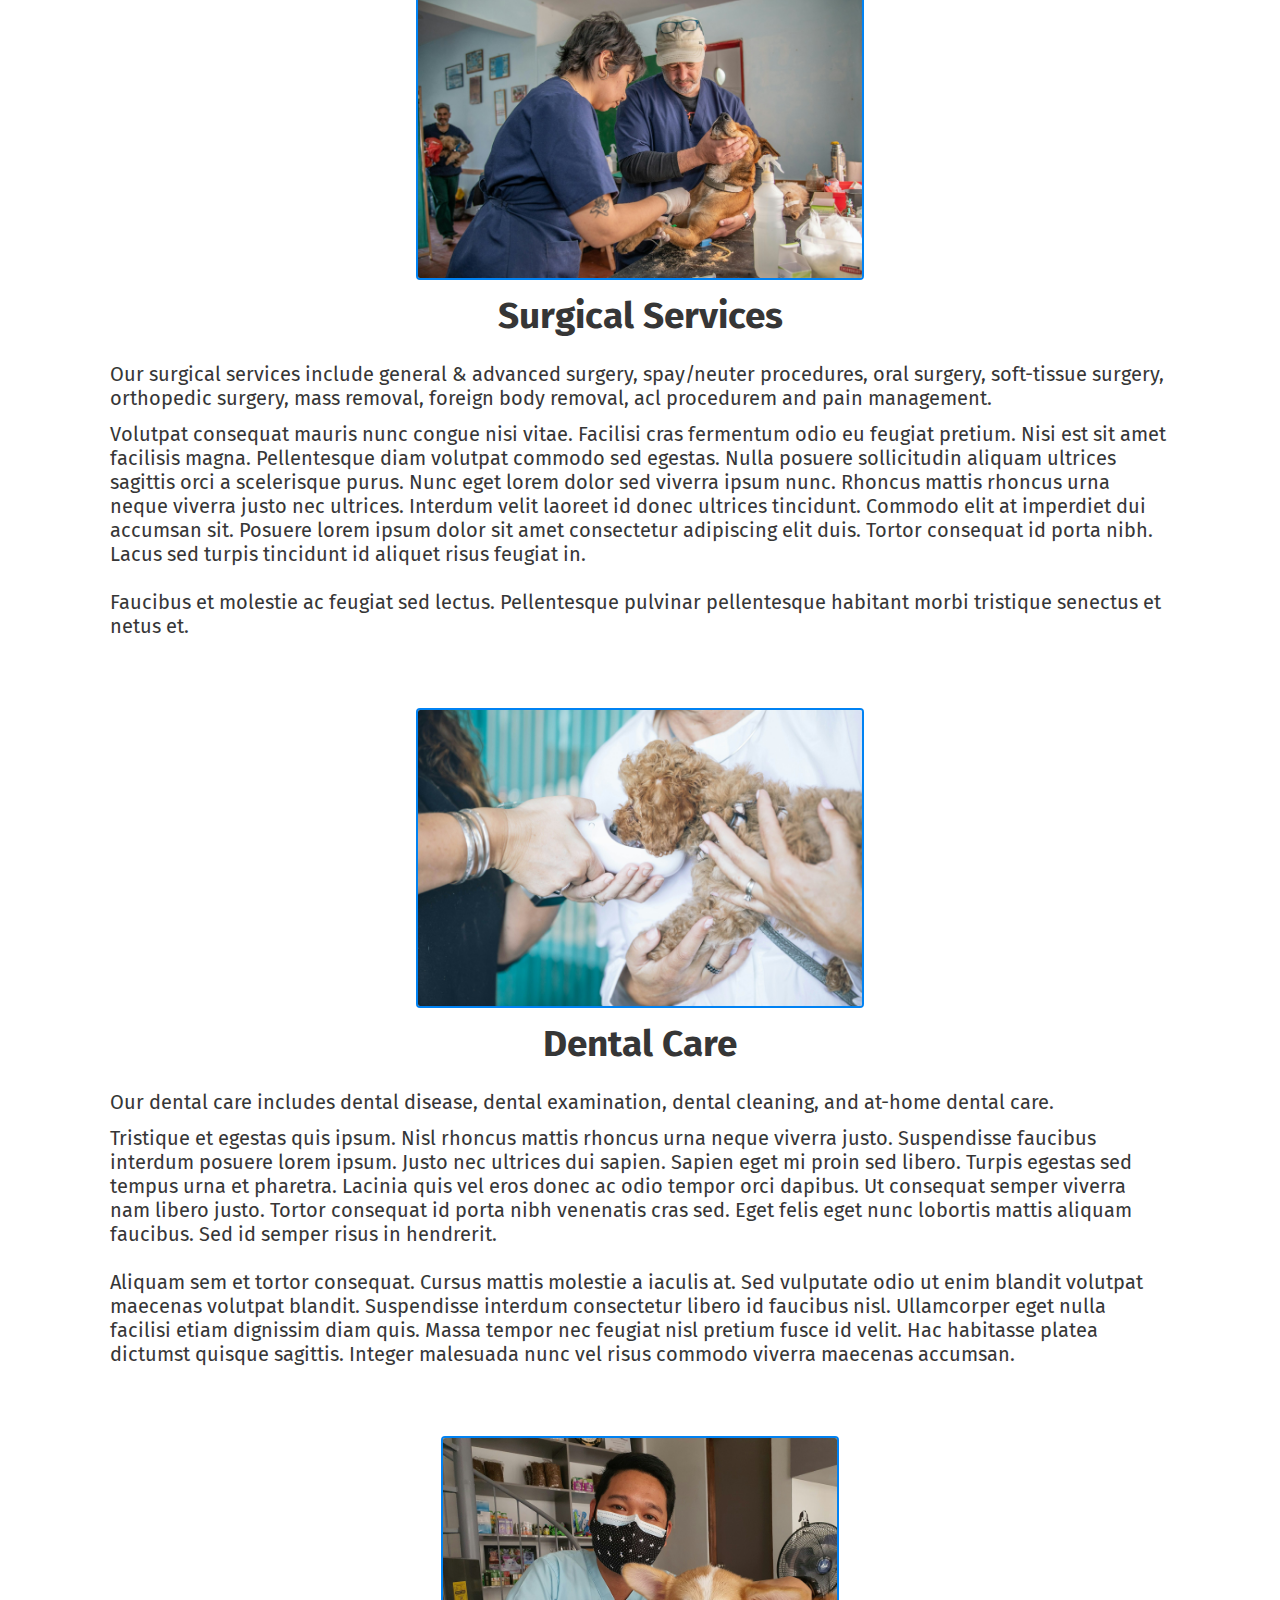
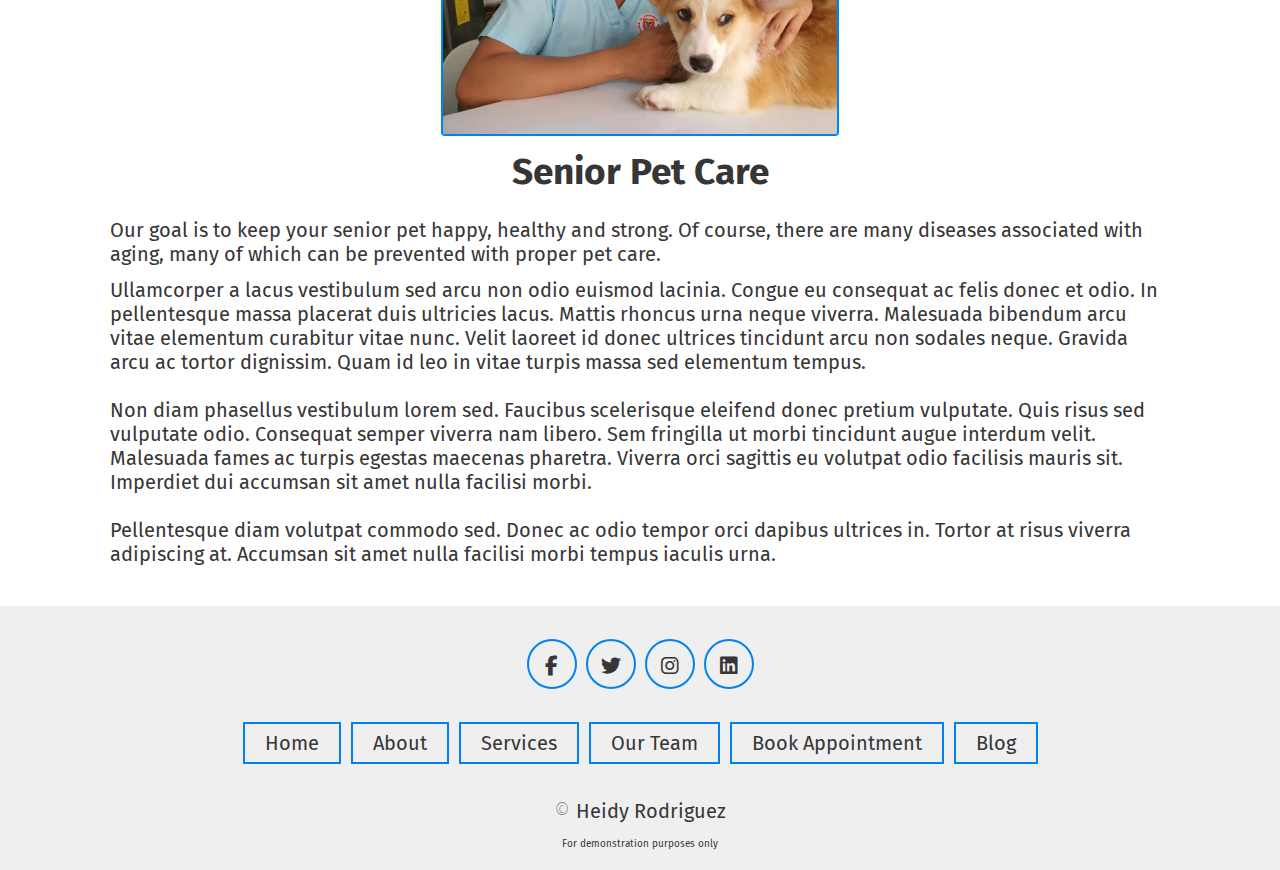
<file: services.html>
<!DOCTYPE html>
<html lang="en">
<head>
    <meta charset="UTF-8">
    <meta name="viewport" content="width=device-width, initial-scale=1.0">
    <title>Noble Paws Clinic</title>
    <link rel="icon" type="image/x-icon" href="/images/favicon.ico">

    <!-- swiper cdn link -->
    <link rel="stylesheet" href="https://cdn.jsdelivr.net/npm/swiper@11/swiper-bundle.min.css"/>

    <!-- font awesome cdn link -->
    <link rel="stylesheet" href="https://cdnjs.cloudflare.com/ajax/libs/font-awesome/6.5.1/css/all.min.css">

    <!-- css link -->
    <link rel="stylesheet" href="css/style.css">
    
</head>
<body>

    <!-- Header section begins -->

    <header class="header">
        <a href="index.html" class="logo">
            <img src="images/noble-paws-clinic-logo.png" alt="Noble Paws Clinic Logo">
        </a>

        <nav class="navbar">
            <a href="index.html">Home</a>
            <a href="index.html">About</a>
            <a href="services.html">Services</a>
            <a href="veterinarians.html">Our Team</a>
            <a href="index.html">Book Appointment</a>
            <a href="index.html">Blog</a>
        </nav>

        <div class="icons">
            <div class="fas fa-search" id="search-btn"></div>
            <div class="fas fa-bars" id="menu-btn"></div>
        </div>

        <div class="search-form">
            <input type="search" id="search-box" placeholder="Search Here">
            <label for="search-box" class="fas fa-search"></label>
        </div>

        
        
    </header>

    <!-- Header section ends -->
    




    <!-- Services section begins -->

    <section class="veterinarians" id="veterinarians">
        <h1 class="heading-vet"> Our <span>Services</span></h1>

        <div class="box-container-1">
            <div class="box-1">
                <img src="images/full-service-vet-clinic.jpg" alt="">
                <h3>Full Service Vet Clinic</h3>
                <br>
                <br>
                <p>Our location offers the services of a full service vet clinic with the assistance of our team of expert veterinarians. These services include routine care, preventative care, surgical services, dental care, and senior pet care.</p>
                <br>
                <p>Eu tincidunt tortor aliquam nulla. Ac turpis egestas maecenas pharetra convallis posuere morbi leo urna. Dui nunc mattis enim ut tellus elementum. Morbi tristique senectus et netus et malesuada. In iaculis nunc sed augue lacus viverra vitae. Mattis nunc sed blandit libero volutpat. Tincidunt nunc pulvinar sapien et ligula. Dignissim convallis aenean et tortor. </p>
            </div>

            <div class="box-1">
                <img src="images/preventative-care.jpg" alt="">
                <h3>Preventative Care</h3>
                <br>
                <br>
                <p>Our preventative care includes examinations, vaccinations, parasite control, mircochipping, nutrition & wieght management, and behavior counseling.</p>
                <br>
                <p>Accumsan sit amet nulla facilisi morbi tempus iaculis urna. Faucibus pulvinar elementum integer enim neque volutpat ac tincidunt. Vel fringilla est ullamcorper eget nulla. Porttitor lacus luctus accumsan tortor posuere. A diam sollicitudin tempor id eu. Natoque penatibus et magnis dis parturient montes nascetur ridiculus. <br><br>Orci ac auctor augue mauris augue neque. Tortor aliquam nulla facilisi cras fermentum odio eu feugiat pretium. Est placerat in egestas erat imperdiet sed euismod. In eu mi bibendum neque egestas congue quisque egestas. Facilisi etiam dignissim diam quis enim. Interdum consectetur libero id faucibus nisl tincidunt eget nullam. Euismod nisi porta lorem mollis aliquam ut. Nisl pretium fusce id velit ut tortor pretium viverra suspendisse.</p>
            </div>

            <div class="box-1">
                <img src="images/surgical-services.jpg" alt="">
                <h3>Surgical Services</h3>
                <br>
                <br>
                <p>Our surgical services include general & advanced surgery, spay/neuter procedures, oral surgery, soft-tissue surgery, orthopedic surgery, mass removal, foreign body removal, acl procedurem and pain management.</p>
                <br>
                <p>Volutpat consequat mauris nunc congue nisi vitae. Facilisi cras fermentum odio eu feugiat pretium. Nisi est sit amet facilisis magna. Pellentesque diam volutpat commodo sed egestas. Nulla posuere sollicitudin aliquam ultrices sagittis orci a scelerisque purus. Nunc eget lorem dolor sed viverra ipsum nunc. Rhoncus mattis rhoncus urna neque viverra justo nec ultrices. Interdum velit laoreet id donec ultrices tincidunt. Commodo elit at imperdiet dui accumsan sit. Posuere lorem ipsum dolor sit amet consectetur adipiscing elit duis. Tortor consequat id porta nibh. Lacus sed turpis tincidunt id aliquet risus feugiat in. <br><br> Faucibus et molestie ac feugiat sed lectus. Pellentesque pulvinar pellentesque habitant morbi tristique senectus et netus et.</p>
            </div>

            <div class="box-1">
                <img src="images/dental-care.jpg" alt="">
                <h3>Dental Care</h3>
                <br>
                <br>
                <p>Our dental care includes dental disease, dental examination, dental cleaning, and at-home dental care.</p>
                <br>
                <p>Tristique et egestas quis ipsum. Nisl rhoncus mattis rhoncus urna neque viverra justo. Suspendisse faucibus interdum posuere lorem ipsum. Justo nec ultrices dui sapien. Sapien eget mi proin sed libero. Turpis egestas sed tempus urna et pharetra. Lacinia quis vel eros donec ac odio tempor orci dapibus. Ut consequat semper viverra nam libero justo. Tortor consequat id porta nibh venenatis cras sed. Eget felis eget nunc lobortis mattis aliquam faucibus. Sed id semper risus in hendrerit. <br><br>Aliquam sem et tortor consequat. Cursus mattis molestie a iaculis at. Sed vulputate odio ut enim blandit volutpat maecenas volutpat blandit. Suspendisse interdum consectetur libero id faucibus nisl. Ullamcorper eget nulla facilisi etiam dignissim diam quis. Massa tempor nec feugiat nisl pretium fusce id velit. Hac habitasse platea dictumst quisque sagittis. Integer malesuada nunc vel risus commodo viverra maecenas accumsan.</p>
            </div>

            <div class="box-1">
                <img src="images/senior-pet-care.jpg" alt="">
                <h3>Senior Pet Care</h3>
                <br>
                <br>
                <p>Our goal is to keep your senior pet happy, healthy and strong. Of course, there are many diseases associated with aging, many of which can be prevented with proper pet care.</p>
                <br>
                <p>Ullamcorper a lacus vestibulum sed arcu non odio euismod lacinia. Congue eu consequat ac felis donec et odio. In pellentesque massa placerat duis ultricies lacus. Mattis rhoncus urna neque viverra. Malesuada bibendum arcu vitae elementum curabitur vitae nunc. Velit laoreet id donec ultrices tincidunt arcu non sodales neque. Gravida arcu ac tortor dignissim. Quam id leo in vitae turpis massa sed elementum tempus.<br><br> Non diam phasellus vestibulum lorem sed. Faucibus scelerisque eleifend donec pretium vulputate. Quis risus sed vulputate odio. Consequat semper viverra nam libero. Sem fringilla ut morbi tincidunt augue interdum velit. Malesuada fames ac turpis egestas maecenas pharetra. Viverra orci sagittis eu volutpat odio facilisis mauris sit. Imperdiet dui accumsan sit amet nulla facilisi morbi. <br><br>Pellentesque diam volutpat commodo sed. Donec ac odio tempor orci dapibus ultrices in. Tortor at risus viverra adipiscing at. Accumsan sit amet nulla facilisi morbi tempus iaculis urna.</p>
            </div>


        </div>
    </section>
    <!-- Services section ends -->


    <!-- Footer section begins -->

    <section class="footer">
        <div class="share">
            <a href="#" class="fab fa-facebook-f"></a>
            <a href="#" class="fab fa-twitter"></a>
            <a href="#" class="fab fa-instagram"></a>
            <a href="#" class="fab fa-linkedin"></a>

        </div>

        <div class="links">
            <a href="index.html">Home</a>
            <a href="index.html">About</a>
            <a href="services.html">Services</a>
            <a href="veterinarians.html">Our Team</a>
            <a href="index.html">Book Appointment</a>
            <a href="index.html">Blog</a>
        </div>

        <div class="credit">&copy <span>Heidy Rodriguez</span></div>
        <div class="demonstration">For demonstration purposes only</div>

    </section>
    <!-- Footer section ends -->


    <!-- swiper js link -->
    <script src="https://cdn.jsdelivr.net/npm/swiper@11/swiper-bundle.min.js"></script>


    <!-- js link -->
    <script src="js/script.js"></script>
</body>
</html>
</file>
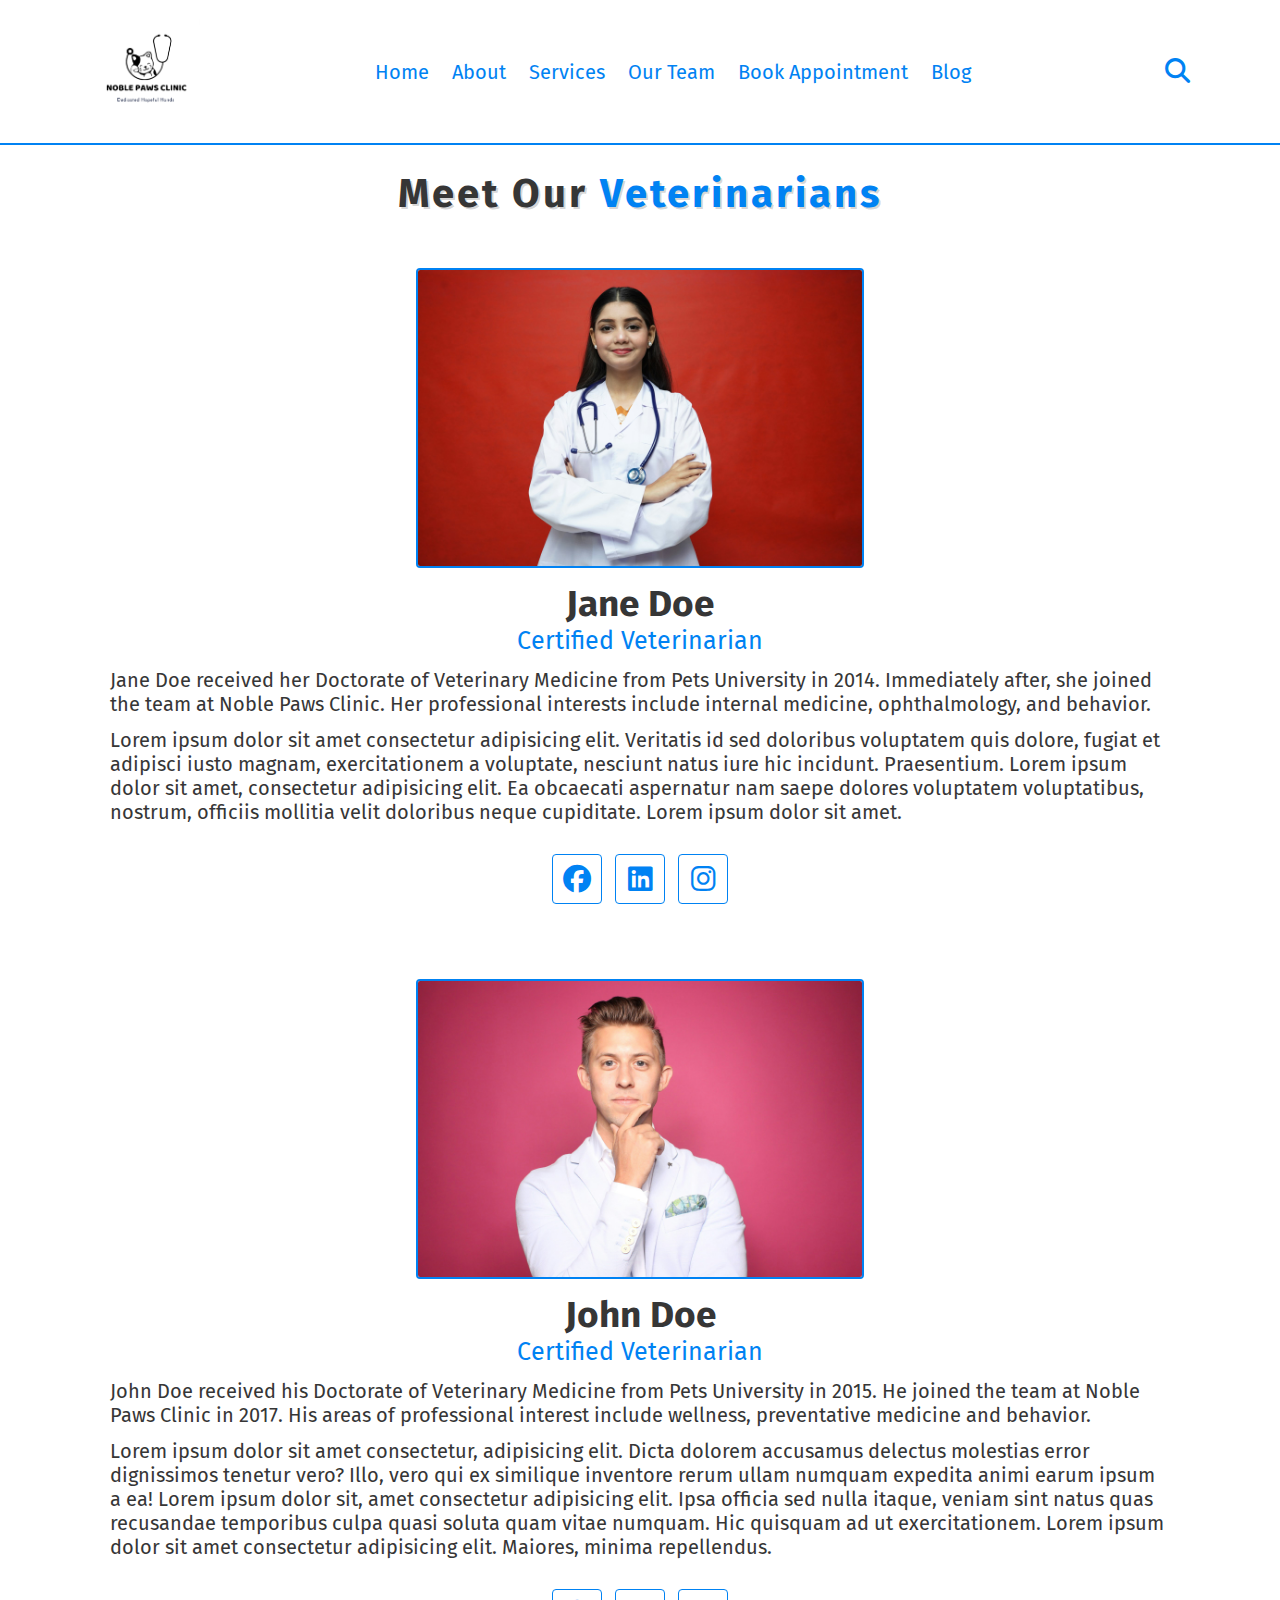
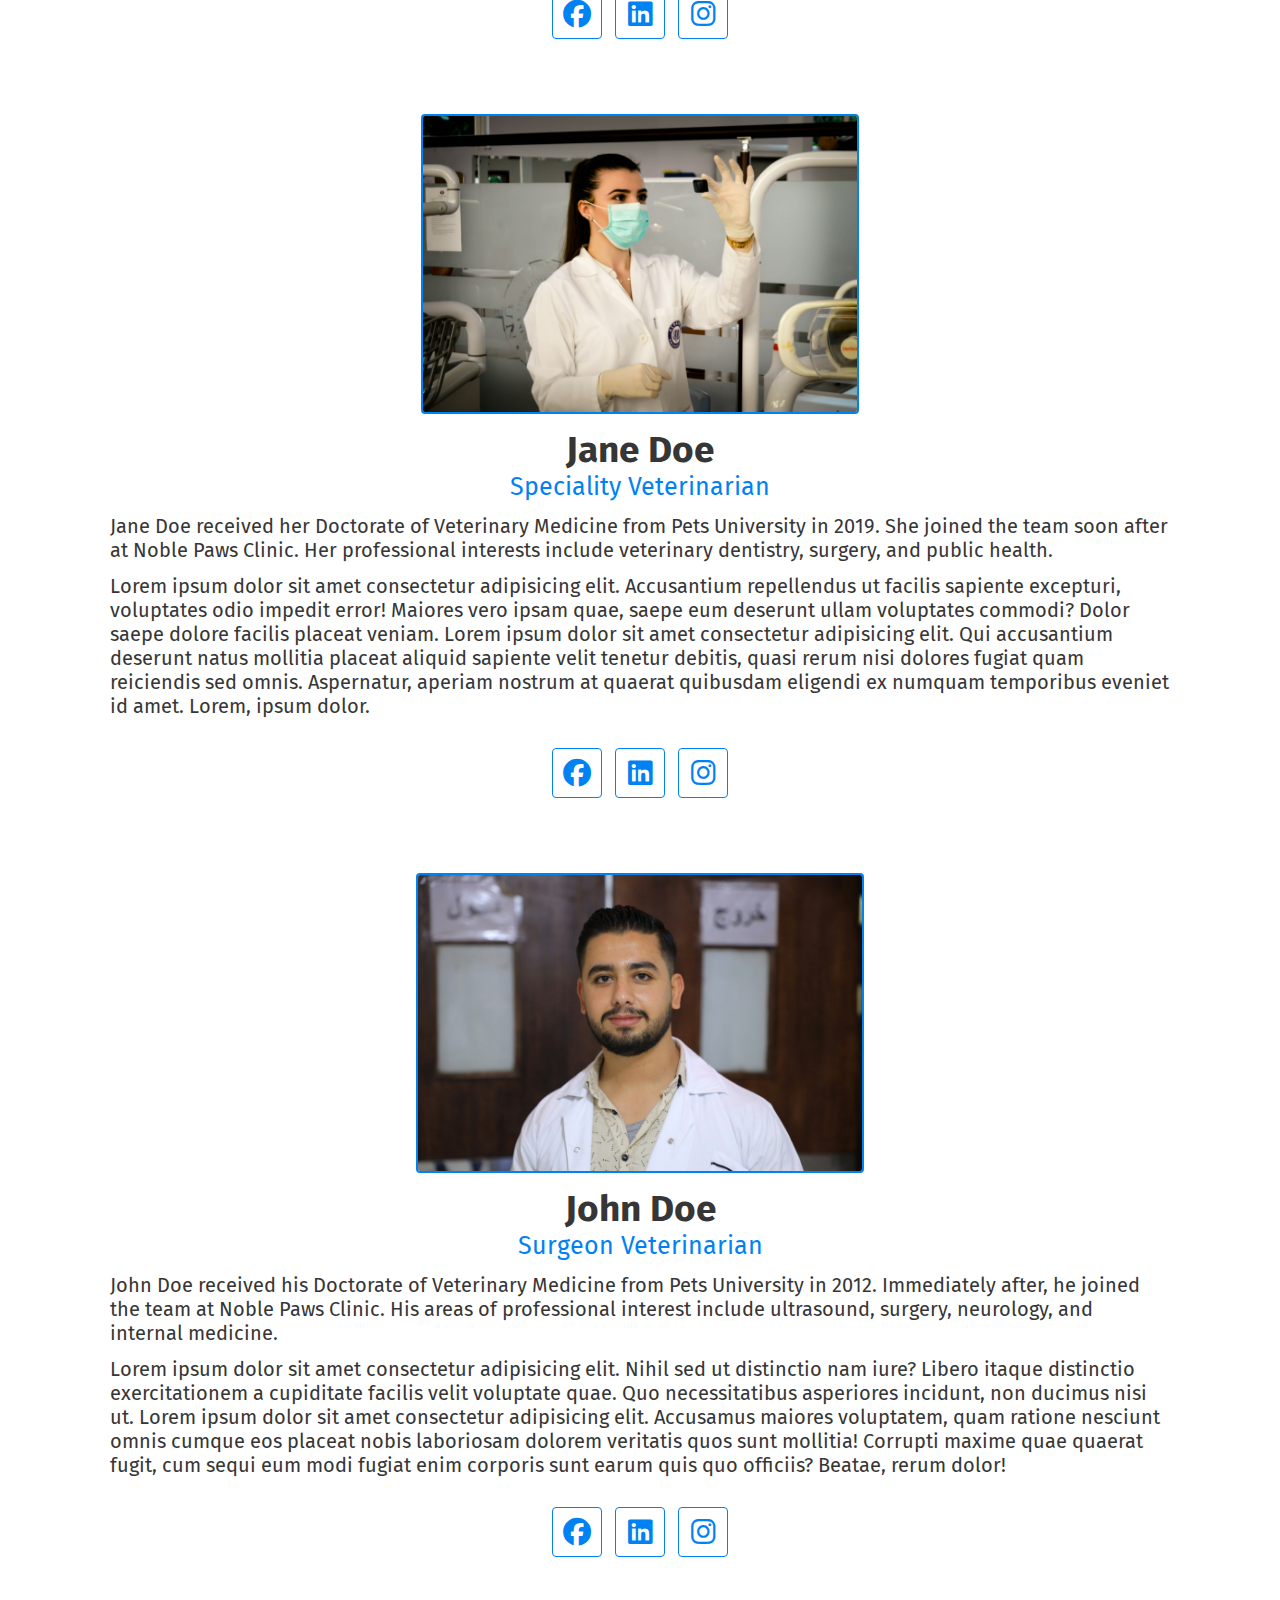
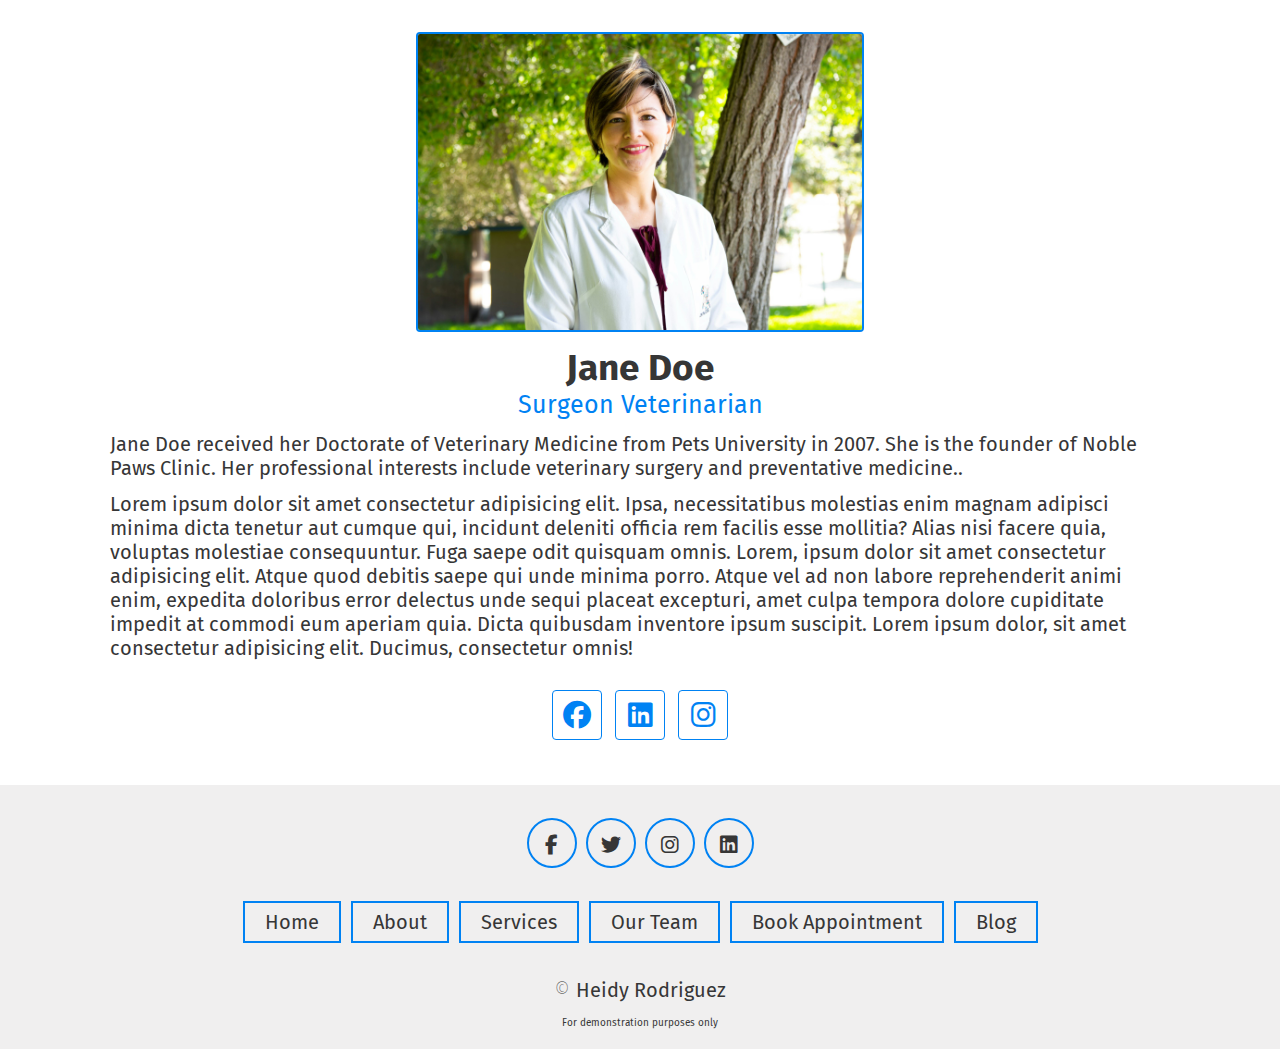
<file: veterinarians.html>
<!DOCTYPE html>
<html lang="en">
<head>
    <meta charset="UTF-8">
    <meta name="viewport" content="width=device-width, initial-scale=1.0">
    <title>Noble Paws Clinic</title>
    <link rel="icon" type="image/x-icon" href="/images/favicon.ico">

    <!-- swiper cdn link -->
    <link rel="stylesheet" href="https://cdn.jsdelivr.net/npm/swiper@11/swiper-bundle.min.css"/>

    <!-- font awesome cdn link -->
    <link rel="stylesheet" href="https://cdnjs.cloudflare.com/ajax/libs/font-awesome/6.5.1/css/all.min.css">

    <!-- css link -->
    <link rel="stylesheet" href="css/style.css">
    
</head>
<body>

    <!-- Header section begins -->

    <header class="header">
        <a href="index.html" class="logo">
            <img src="images/noble-paws-clinic-logo.png" alt="Noble Paws Clinic Logo">
        </a>

        <nav class="navbar">
            <a href="index.html">Home</a>
            <a href="index.html">About</a>
            <a href="services.html">Services</a>
            <a href="veterinarians.html">Our Team</a>
            <a href="index.html">Book Appointment</a>
            <a href="blog-home.html">Blog</a>
        </nav>

        <div class="icons">
            <div class="fas fa-search" id="search-btn"></div>
            <div class="fas fa-bars" id="menu-btn"></div>
        </div>

        <div class="search-form">
            <input type="search" id="search-box" placeholder="Search Here">
            <label for="search-box" class="fas fa-search"></label>
        </div>

        
        
    </header>

    <!-- Header section ends -->
    




    <!-- Doctors section begins -->

    <section class="veterinarians" id="veterinarians">
        <h1 class="heading-vet"> Meet Our <span>Veterinarians</span></h1>

        <div class="box-container-1">
            <div class="box-1">
                <img src="images/doctor-1.jpg" alt="">
                <h3>Jane Doe</h3>
                <span>Certified Veterinarian</span>
                <br>
                <br>
                <p>Jane Doe received her Doctorate of Veterinary Medicine from Pets University in 2014. Immediately after, she joined the team at Noble Paws Clinic. Her professional interests include internal medicine, ophthalmology, and behavior.</p>
                <br>
                <p>Lorem ipsum dolor sit amet consectetur adipisicing elit. Veritatis id sed doloribus voluptatem quis dolore, fugiat et adipisci iusto magnam, exercitationem a voluptate, nesciunt natus iure hic incidunt. Praesentium. Lorem ipsum dolor sit amet, consectetur adipisicing elit. Ea obcaecati aspernatur nam saepe dolores voluptatem voluptatibus, nostrum, officiis mollitia velit doloribus neque cupiditate. Lorem ipsum dolor sit amet.</p>
                <div class="share">
                    <a href="#" class="fa-brands fa-facebook"></a>
                    <a href="#" class="fa-brands fa-linkedin"></a>
                    <a href="#" class="fa-brands fa-instagram"></a>
                </div>
            </div>

            <div class="box-1">
                <img src="images/doctor-2.jpg" alt="">
                <h3>John Doe</h3>
                <span>Certified Veterinarian</span>
                <br>
                <br>
                <p>John Doe received his Doctorate of Veterinary Medicine from Pets University in 2015. He joined the team at Noble Paws Clinic in 2017. His areas of professional interest include wellness, preventative medicine and behavior.</p>
                <br>
                <p>Lorem ipsum dolor sit amet consectetur, adipisicing elit. Dicta dolorem accusamus delectus molestias error dignissimos tenetur vero? Illo, vero qui ex similique inventore rerum ullam numquam expedita animi earum ipsum a ea! Lorem ipsum dolor sit, amet consectetur adipisicing elit. Ipsa officia sed nulla itaque, veniam sint natus quas recusandae temporibus culpa quasi soluta quam vitae numquam. Hic quisquam ad ut exercitationem. Lorem ipsum dolor sit amet consectetur adipisicing elit. Maiores, minima repellendus.</p>
                <div class="share">
                    <a href="#" class="fa-brands fa-facebook"></a>
                    <a href="#" class="fa-brands fa-linkedin"></a>
                    <a href="#" class="fa-brands fa-instagram"></a>
                </div>
            </div>

            <div class="box-1">
                <img src="images/doctor-3.jpg" alt="">
                <h3>Jane Doe</h3>
                <span>Speciality Veterinarian</span>
                <br>
                <br>
                <p>Jane Doe received her Doctorate of Veterinary Medicine from Pets University in 2019. She joined the team soon after at Noble Paws Clinic. Her professional interests include veterinary dentistry, surgery, and public health.</p>
                <br>
                <p>Lorem ipsum dolor sit amet consectetur adipisicing elit. Accusantium repellendus ut facilis sapiente excepturi, voluptates odio impedit error! Maiores vero ipsam quae, saepe eum deserunt ullam voluptates commodi? Dolor saepe dolore facilis placeat veniam. Lorem ipsum dolor sit amet consectetur adipisicing elit. Qui accusantium deserunt natus mollitia placeat aliquid sapiente velit tenetur debitis, quasi rerum nisi dolores fugiat quam reiciendis sed omnis. Aspernatur, aperiam nostrum at quaerat quibusdam eligendi ex numquam temporibus eveniet id amet. Lorem, ipsum dolor.</p>
                <div class="share">
                    <a href="#" class="fa-brands fa-facebook"></a>
                    <a href="#" class="fa-brands fa-linkedin"></a>
                    <a href="#" class="fa-brands fa-instagram"></a>
                </div>
            </div>

            <div class="box-1">
                <img src="images/doctor-4.jpg" alt="">
                <h3>John Doe</h3>
                <span>Surgeon Veterinarian</span>
                <br>
                <br>
                <p>John Doe received his Doctorate of Veterinary Medicine from Pets University in 2012. Immediately after, he joined the team at Noble Paws Clinic. His areas of professional interest include ultrasound, surgery, neurology, and internal medicine.</p>
                <br>
                <p>Lorem ipsum dolor sit amet consectetur adipisicing elit. Nihil sed ut distinctio nam iure? Libero itaque distinctio exercitationem a cupiditate facilis velit voluptate quae. Quo necessitatibus asperiores incidunt, non ducimus nisi ut. Lorem ipsum dolor sit amet consectetur adipisicing elit. Accusamus maiores voluptatem, quam ratione nesciunt omnis cumque eos placeat nobis laboriosam dolorem veritatis quos sunt mollitia! Corrupti maxime quae quaerat fugit, cum sequi eum modi fugiat enim corporis sunt earum quis quo officiis? Beatae, rerum dolor!</p>
                <div class="share">
                    <a href="#" class="fa-brands fa-facebook"></a>
                    <a href="#" class="fa-brands fa-linkedin"></a>
                    <a href="#" class="fa-brands fa-instagram"></a>
                </div>
            </div>

            <div class="box-1">
                <img src="images/doctor-5.jpg" alt="">
                <h3>Jane Doe</h3>
                <span>Surgeon Veterinarian</span>
                <br>
                <br>
                <p>Jane Doe received her Doctorate of Veterinary Medicine from Pets University in 2007. She is the founder of Noble Paws Clinic. Her professional interests include veterinary surgery and preventative medicine..</p>
                <br>
                <p>Lorem ipsum dolor sit amet consectetur adipisicing elit. Ipsa, necessitatibus molestias enim magnam adipisci minima dicta tenetur aut cumque qui, incidunt deleniti officia rem facilis esse mollitia? Alias nisi facere quia, voluptas molestiae consequuntur. Fuga saepe odit quisquam omnis. Lorem, ipsum dolor sit amet consectetur adipisicing elit. Atque quod debitis saepe qui unde minima porro. Atque vel ad non labore reprehenderit animi enim, expedita doloribus error delectus unde sequi placeat excepturi, amet culpa tempora dolore cupiditate impedit at commodi eum aperiam quia. Dicta quibusdam inventore ipsum suscipit. Lorem ipsum dolor, sit amet consectetur adipisicing elit. Ducimus, consectetur omnis!</p>
                <div class="share">
                    <a href="#" class="fa-brands fa-facebook"></a>
                    <a href="#" class="fa-brands fa-linkedin"></a>
                    <a href="#" class="fa-brands fa-instagram"></a>
                </div>
            </div>


        </div>
    </section>
    <!-- Doctors section ends -->


    <!-- Footer section begins -->

    <section class="footer">
        <div class="share">
            <a href="#" class="fab fa-facebook-f"></a>
            <a href="#" class="fab fa-twitter"></a>
            <a href="#" class="fab fa-instagram"></a>
            <a href="#" class="fab fa-linkedin"></a>

        </div>

        <div class="links">
            <a href="index.html">Home</a>
            <a href="index.html">About</a>
            <a href="services.html">Services</a>
            <a href="veterinarians.html">Our Team</a>
            <a href="index.html">Book Appointment</a>
            <a href="blog-home.html">Blog</a>
        </div>

        <div class="credit">&copy <span>Heidy Rodriguez</span></div>
        <div class="demonstration">For demonstration purposes only</div>

    </section>
    <!-- Footer section ends -->


    <!-- swiper js link -->
    <script src="https://cdn.jsdelivr.net/npm/swiper@11/swiper-bundle.min.js"></script>


    <!-- js link -->
    <script src="js/script.js"></script>
</body>
</html>
</file>
<file: css/style.css>
@import url('https://fonts.googleapis.com/css2?family=Fira+Sans:ital,wght@0,100;0,200;0,300;0,400;0,500;0,600;0,700;0,800;0,900;1,100;1,200;1,300;1,400;1,500;1,600;1,700;1,800;1,900&display=swap');

:root {
    --main-blue:#0082f3;
    --black:#363636;
    --gray-color:#b8b8b8;
    --box-shadow:.5rem .5rem 0 rgba(22, 160, 133, .2);
    --text-shadow:.2rem .2rem 0 rgba(46, 44, 44, 0.2);
    --border:.2rem solid var(--main-blue); 
    --thin-border: .1rem solid var(--main-blue);
}

* {
    margin: 0;
    padding: 0;
    box-sizing: border-box;
    font-family: "Fira Sans", sans-serif;
    outline: none;
    border: none;
    text-decoration: none;
    transition: .2s linear;
}

html {
    font-size: 62.5%;
    scroll-behavior: smooth;
    scroll-padding-top: 9rem;
    overflow-x: hidden;
}

html::-webkit-scrollbar {
    width: .8rem;
}

html::-webkit-scrollbar-track {
    background: transparent;
}

html::-webkit-scrollbar-thumb {
   background: #fff;
   border-radius: 5rem;
}

section {
    padding: 2rem 7%;
}


/* Button Styling */
.btn {
    display: inline-block;
    color: var(--main-blue);
    box-shadow: var(--box-shadow);
    margin-top: 1rem;
    padding: .5rem;
    padding-left: 1rem;
    border: var(--border);
    cursor: pointer;
    border-radius: .5rem;
    font-size: 2rem;
}


.btn:hover {
    background: var(--main-blue);
    color: #fff;
}


/* Header & Nav Styling */
.header {
    background: #fff;
    display: flex;
    align-items: center;
    justify-content: space-between;
    padding: 1.5rem 7%;
    border-bottom: var(--border);
    position: fixed;
    top: 0;
    left: 0;
    right: 0;
    z-index: 1000;
}

.header .logo img {
    height: 11rem;
}

.header .navbar a {
    margin: 0 1rem;
    font-size: 2rem;
    color: var(--main-blue);
}

.header .navbar a:hover {
    color: var(--main-blue);
    border-bottom: .1rem solid var(--main-blue);
    padding-bottom: .5rem;
}

.header .icons div {
    color: var(--main-blue);
    cursor: pointer;
    font-size: 2.5rem;
    margin-left: 2rem;
}

.header .icons div:hover {
    color: var(--main-blue);
}

/* Search the Website Bar */
.header .search-form {
    position: absolute;
    top: 115%;
    right: 7%;
    background: #fff;
    width: 50rem;
    height: 5rem;
    display: flex;
    align-items: center;
    transform: scaleY(0);
    transform-origin: top;

}

.header .search-form.active{
    transform: scaleY(1);
}

.header .search-form input {
    height: 100%;
    width: 100%;
    font-size: 1.6rem;
    color: var(--black);
    padding: 1rem;
    text-transform: none;
    outline: #000;
}

.header .search-form label {
    cursor: pointer;
    font-size: 2.2rem;
    margin-right: 1.5rem;
    color: #000;
}

.header .search-form label:hover {
    color: var(--main-blue);
}

/* Menu Button Nav */
#menu-btn {
    display: none;
}

/* Home Section Styling */
/* .home .row{
    display: flex;
    align-items: center;
    flex-wrap: wrap;
    gap: 1.5rem;
    padding-top: 17rem;
    background: #f0efef;
}

.home .row .image {
    flex: 1 1 45rem;
}

.home .row .image img {
    width: 80%;
}

.home .row .content {
    flex: 1 1 30rem;
}

.home .row .content h3 {
    font-size: 2.5rem;
    color: var(--black);
    line-height: 1.8;
    text-shadow: var(--text-shadow);
}

.home .row .content p {
    font-size: 1.4rem;
    color: var(--gray-color);
    line-height: 1.8;
    padding: 1rem 0;
} */

.home .row {
    display: flex;
    gap: 1rem;
    flex-wrap: wrap;
    align-items: center;
    background: #f0efef;
}

.home .row .image {
    flex: 1 1 45rem;
}

.home .row .image img {
    width: 80%;
}

.home .row .content {
    flex: 1 1 30rem;
    padding: 2rem;
}

.home .row .content h3 {
    font-size: 3rem;
    color: var(--black)
    /* line-height: 1.8;
    text-shadow: var(--text-shadow); */
}

.home .row .content p {
    font-size: 1.4rem;
    color: var(--black);
    line-height: 1.8;
    padding: 1rem 0;
}


/* Services Section Styling */

.heading {
    margin-top: 15rem;
    text-align: center;
    padding-bottom: 2rem;
    text-shadow: var(--text-shadow);
    color: var(--black);
    font-size: 4rem;
    letter-spacing: .3rem;
}

.heading-2 {
    margin-top: 3rem;
    text-align: center;
    padding-bottom: 2rem;
    text-shadow: var(--text-shadow);
    color: var(--black);
    font-size: 4rem;
    letter-spacing: .3rem;

}

.heading-2 span {
    color: var(--main-blue);
}

.heading-vet {
    margin-top: 15rem;
    text-align: center;
    padding-bottom: 2rem;
    text-shadow: var(--text-shadow);
    color: var(--black);
    font-size: 4rem;
    letter-spacing: .3rem;
    
}

.heading-vet span {
    color: var(--main-blue);
}

.heading span {
    color: var(--main-blue);
}

.services .box-container {
    display: grid;
    gap: 2rem;
    grid-template-columns: repeat(auto-fit, minmax(20rem, 1fr));
}

.services .box-container .box {
    background: #fff;
    box-shadow: var(--box-shadow);
    border: var(--border);
    border-radius: .4rem;
    padding: 2rem;
}

.services .box-container .box .service-top-icon i {
    color: var(--main-blue);
    font-size: 3.5rem;
}


.services .box-container .box .btn i {
    color: var(--main-blue);
    font-size: 1.5rem;
}

.services .box-container .box h3 {
    color: var(--black);
    font-size: 2rem;
    padding: 1rem 0;
}

.services .box-container .box p {
    color: var(--gray-color);
    font-size: 1.2rem;
    line-height: 2;
}

.btn-services {
    display: inline-block;
    color: var(--main-blue);
    box-shadow: var(--box-shadow);
    margin-top: 1rem;
    padding: .5rem;
    padding-left: 1rem;
    border: var(--thin-border);
    cursor: pointer;
    border-radius: .5rem;
    font-size: 1.5rem;
}


.btn-services:hover {
    background: var(--main-blue);
    color: #fff;
}

/* About Section Styling */

.about .row {
    display: flex;
    gap: 1rem;
    flex-wrap: wrap;
    align-items: center;
    background: #f0efef;
}

.about .row .image {
    flex: 1 1 45rem;
}

.about .row .image img {
    width: 80%;
}

.about .row .content {
    flex: 1 1 30rem;
    padding: 2rem;
}

.about .row .content h3 {
    font-size: 3rem;
    color: var(--black)
    /* line-height: 1.8;
    text-shadow: var(--text-shadow); */
}

.about .row .content p {
    font-size: 1.4rem;
    color: var(--black);
    line-height: 1.8;
    padding: 1rem 0;
}

/* Meet Our Team Section Styling */

.veterinarians .box-container {
    display: grid;
    gap: 2rem;
    grid-template-columns: repeat(auto-fit, minmax(20rem, 1fr));
}

.veterinarians .box-container .box {
    text-align: center;
    box-shadow: var(--box-shadow);
    background: #fff;
    border-radius: .4rem;
    padding: 2rem;
    border: var(--border);
}

.veterinarians .box-container .box img {
    height: 10rem;
    border-radius: .4rem;
    border: var(--border);
    margin-top: 1rem;
    margin-bottom: 1rem;
}

.veterinarians .box-container .box h3 {
    color: var(--black);
    font-size: 2.3rem;
}

.veterinarians .box-container .box span {
    color: var(--main-blue);
    font-size: 1.5rem;
}

.veterinarians .box-container .box .share {
    padding-top: 1.5rem;
}

.veterinarians .box-container .box .share a {
    height: 3rem;
    width: 3rem;
    line-height: 2.8rem;
    color: var(--main-blue);
    border: .1rem solid var(--main-blue);
    border-radius: .4rem;
    margin: .3rem;
    font-size: 1.3rem;
}

/* Veterinarians Main Page Styling */

.veterinarians .box-container-1 {
    display: grid;
    gap: 2rem;
    grid-template-columns: repeat(auto-fit, minmax(60rem, 1fr));
}

.veterinarians .box-container-1 .box-1 {
    text-align: center;
    /* box-shadow: var(--box-shadow); */
    background: #fff;
    /* border-radius: .4rem; */
    padding: 2rem;
    /* border: var(--border); */
}

.veterinarians .box-container-1 .box-1 img {
    height: 30rem;
    border-radius: .4rem;
    border: var(--border);
    margin-top: 1rem;
    margin-bottom: 1rem;
}

.veterinarians .box-container-1 .box-1 h3 {
    color: var(--black);
    font-size: 3.7rem;
}


.veterinarians .box-container-1 .box-1 span {
    color: var(--main-blue);
    font-size: 2.5rem;
}

.veterinarians .box-container-1 .box-1 p {
    color: var(--black);
    font-size: 2rem;
    text-align: left;
}
.veterinarians .box-container-1 .box-1 .share {
    padding-top: 2.5rem;
}

.veterinarians .box-container-1 .box-1 .share a {
    height: 5rem;
    width: 5rem;
    line-height: 4.8rem;
    color: var(--main-blue);
    border: .1rem solid var(--main-blue);
    border-radius: .4rem;
    margin: .5rem;
    font-size: 2.8rem;
}

.btn-about-me {
    display: inline-block;
    color: var(--main-blue);
    box-shadow: var(--box-shadow);
    margin-top: 1rem;
    padding: .5rem;
    padding-left: 1rem;
    border: var(--thin-border);
    cursor: pointer;
    border-radius: .5rem;
    font-size: 1.5rem;
}


.btn-about-me:hover {
    background: var(--main-blue);
    color: #fff;
}

/* Book an Appointment and Map Styling section */

.appointment .row {
    display: flex;
    background: #f0efef;
    flex-wrap: wrap;
    gap: 1rem;
}

.appointment .row .map {
    flex: 1 1 45rem;
    width: 100%;
    object-fit: cover;
}

.appointment .row form{
    flex: 1 1 45rem;
    padding: 5rem 2rem;
    text-align: center;
}

.appointment .row form h3{
    text-transform: uppercase;
    font-size: 3.5rem;
    color: var(--black);
}

.appointment .row form .inputBox {
    display: flex;
    align-items: center;
    margin-top: 2rem;
    margin-bottom: 2rem;
    background: #f0efef;
    border: var(--border);
}

.appointment .row form .inputBox span {
    color: var(--main-blue);
    font-size: 2rem;
    padding-left: 2rem;
}

.appointment .row form .inputBox input{
    width: 100%;
    padding: 2rem;
    font-size: 1.7rem;
    color: var(--black);
    text-transform: none;
    background: none;
}

.btn-appointment {
    display: inline-block;
    color: var(--main-blue);
    box-shadow: var(--box-shadow);
    margin-top: 1rem;
    padding: 1.5rem;
    padding-left: 1rem;
    border: var(--border);
    cursor: pointer;
    border-radius: .5rem;
    font-size: 2.2rem;
}


.btn-appointment:hover {
    background: var(--main-blue);
    color: #fff;
}



/* Blogs Section Styling on main page*/

.blogs .blogs-slider {
    padding-bottom: 2rem;
  }

  .blogs .box {
    padding: 8rem;
    text-align: center;
    box-shadow: 0 1rem 5rem rgba(177, 176, 176, 0.2);
    border-radius: .5rem;
    background: #f0efef;
    margin-bottom: 5rem;
  }

  .blogs .box img {
    height: 13rem;
    width: 13rem;
    border-radius: 50%;
    object-fit: cover;
    margin-bottom: 1rem;
  }


  .blogs .box p {
    color: #667;
    font-size: 1rem;
    padding: 1rem 0;
  }

  .blogs .title {
    font-size: 1.5rem;
    line-height: 1.5;
    color: var(--black);
}

.blogs .title:hover {
    color: var(--main-blue);
}

.blogs .box:hover .image img {
    transform: scale(1.2);
}

.blogs .box .content span {
    color: var(--main-blue);
    display: block;
    padding-top: 1rem;
    font-size: 1.5rem;
}


.blogs  .box .content p {
    font-size: 1.6rem;
    line-height: 1.8;
    color: var(--black);
    padding: 1rem 0;
}

.btn-blog {
    display: inline-block;
    color: var(--main-blue);
    box-shadow: var(--box-shadow);
    margin-top: 1rem;
    margin-left: 50rem;
    margin-bottom: 7rem;
    padding: 1rem;
    padding-left: 1rem;
    border: var(--thin-border);
    cursor: pointer;
    border-radius: .5rem;
    font-size: 3rem;
    text-align: center;
}


.btn-blog:hover {
    background: var(--main-blue);
    color: #fff;
}

/* Blog Homepage Styling */
/* Blog */

#blog-container {
    display: flex;
    align-items: flex-start;
    justify-content: space-between;
    padding: 4vw;
    margin-left: 18rem;
}

#blog-container .blogs {
    width: 80%;
}

#blog-container .blogs img{
    width: 100%;
    border-radius: 20px;
}

#blog-container .blogs .post {
    padding-bottom: 120px;
}

#blog-container .blogs .post h3 {
    color: var(--black);
    padding: 15px 0 8px 0;
    font-size: 2.6rem;
}

#blog-container .blogs .post h6 {
    color: var(--black);
    padding: .5px 0 3px 0;
    font-size: 2.1rem;
}

#blog-container .blogs .post h5 {
    color: var(--black);
    padding: .5px 0 30px 0;
    font-size: 1.8rem;
}

#blog-container .blogs .post p {
    color: #757373;
    padding-bottom: 20px;
    font-size: 2rem;
}

#blog-container .blogs .post a {
    text-decoration: none;
    font-size: 1.7rem;
    padding: 8px 30px;
    background-color: var(--main-blue);
    color: #fff;
    border-radius: 5px;
    font-weight: 600;
}

/* Footer Styling section */

.footer {
    background: #f0efef;
    text-align: center;
}

.footer .share {
    padding: 1rem 0;
}

.footer .share a{
    height: 5rem;
    width: 5rem;
    line-height: 5rem;
    font-size: 2rem;
    color: var(--black);
    border: var(--border);
    margin: .3rem;
    border-radius: 50%;
}

.footer .share a:hover{
    background-color: var(--main-blue);
}

.footer .links {
    display: flex;
    justify-content: center;
    flex-wrap: wrap;
    padding: 2rem 0;
    gap: 1rem;
}

.footer .links a{
    padding: .7rem 2rem;
    color: var(--black);
    border: var(--border);
    font-size: 2rem;
}

.footer .links a:hover{
    color: var(--main-blue);
}

.footer .credit {
    font-size: 2rem;
    color: var(--black);
    font-weight: lighter;
    padding: 1.5rem;
}

.footer .credit span {
    color: var(--black);
    font-weight: normal;
}

.footer .demonstration {
    font-size: 1rem;
    color: var(--black);
    font-weight: normal;
}












/* Media Queries */
@media (max-width: 1024px) {
    html {
        font-size: 55%;
    }

    .header {
        padding: 1.5rem 2rem;
    }

    section {
        padding: 2rem;
    }

    .btn-blog {
        margin-left: 48rem;
    }

    .blogs .box {
        margin-bottom: 3rem;
      }
    
}



@media (max-width: 991px) {
    html {
        font-size: 55%;
    }

    .header {
        padding: 1.5rem 2rem;
    }

    section {
        padding: 2rem;
    }

    .btn-blog {
        margin-left: 37rem;
    }

    .blogs .box {
        margin-bottom: 0rem;
      }

}

@media (max-width: 768px) {
   
    #menu-btn {
        display: inline-block;
    }

    .header .navbar {
        position: absolute;
        top: 100%;
        right: -100%;
        background: #fff;
        width: 30rem;
        height: calc(100vh - 9.5rem);
    }

    .header .navbar.active {
        right: 0;
    }

    .header .navbar a {
        color: #000;
        display: block;
        margin: 1.5rem;
        padding: .5rem;
        font-size: 2rem;
    }

    .header .search-form{
        width: 90%;
        right: 2rem;
    }

    .home {
        background-position: left;
        justify-content: center;
        text-align: center;
    }

    .home .content h3 {
        font-size: 4.5rem;
    }

    .home .content p {
        font-size: 1.5rem;
    }

    .about {
        background-position: left;
        justify-content: center;
        text-align: center;
    }

    .about .content h3 {
        font-size: 4.5rem;
    }

    .about .content p {
        font-size: 1.5rem;
    }

    .btn-blog {
        margin-left: 34rem;
    }

    .blogs .box {
        margin-bottom: 0rem;
      }
}

@media (max-width: 450px) {
    html {
        font-size: 36%;
    }

    #blog-container {
        margin-left: 0rem;
    }

    #blog-container .blogs {
        width: 100%;
    }
    

    #blog-container .blogs .post {
        padding-bottom: 60px;
    }

    .btn-blog {
        margin-left: 23rem;
    }

    .blogs .box {
        margin-bottom: 0rem;
      }
    
}
</file>
